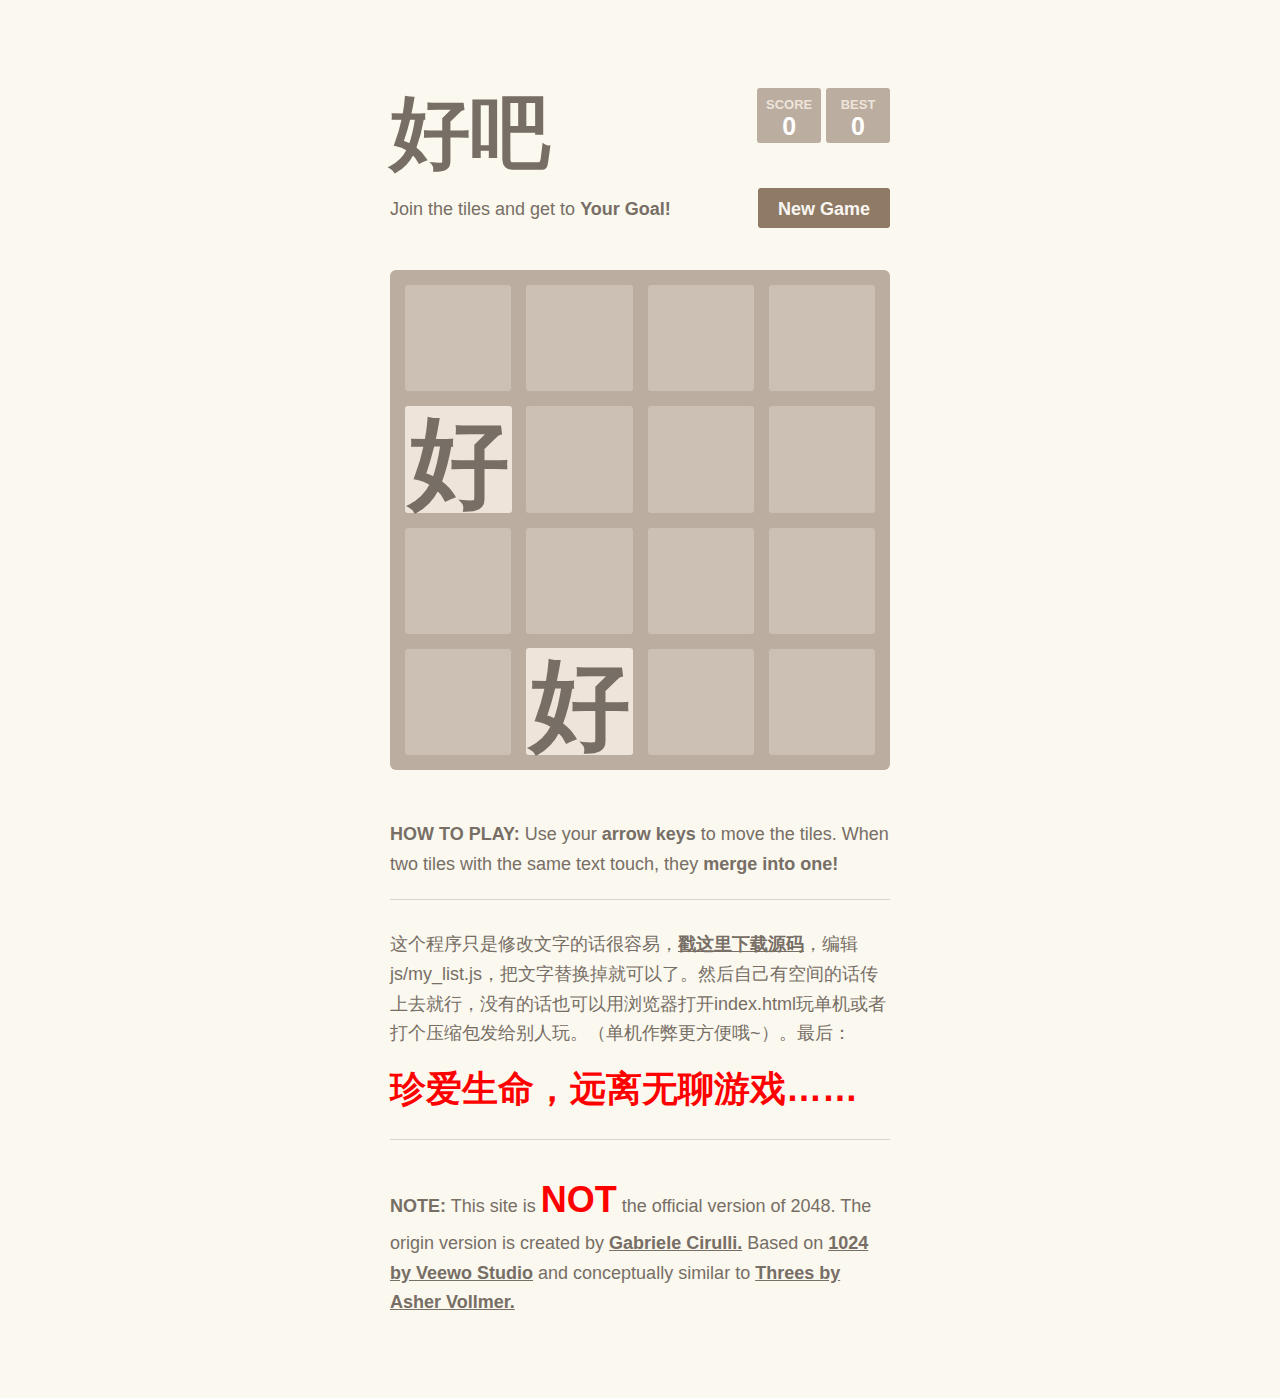
<file: 2048/参考/index.html>
<!DOCTYPE html>
<html>
<head>
  <meta charset="utf-8">
  <title>2048</title>
  <link href="style/main.css" rel="stylesheet" type="text/css">
  <link rel="shortcut icon" href="favicon.ico">
  <link rel="apple-touch-icon" href="meta/apple-touch-icon.png">
  <meta name="apple-mobile-web-app-capable" content="yes">
</head>
<body>
  <div class="container">
    <div class="heading">
      <h1 class="title">好吧</h1>
      <div class="scores-container">
        <div class="score-container">0</div>
        <div class="best-container">0</div>
      </div>
    </div>

    <div class="above-game">
      <p class="game-intro">Join the tiles and get to <strong>Your Goal!</strong></p>
      <a class="restart-button">New Game</a>
    </div>

    <div class="game-container">
      <div class="game-message">
        <p></p>
        <div class="lower">
          <a class="keep-playing-button">Keep going</a>
          <a class="retry-button">Try again</a>
        </div>
      </div>

      <div class="grid-container">
        <div class="grid-row">
          <div class="grid-cell"></div>
          <div class="grid-cell"></div>
          <div class="grid-cell"></div>
          <div class="grid-cell"></div>
        </div>
        <div class="grid-row">
          <div class="grid-cell"></div>
          <div class="grid-cell"></div>
          <div class="grid-cell"></div>
          <div class="grid-cell"></div>
        </div>
        <div class="grid-row">
          <div class="grid-cell"></div>
          <div class="grid-cell"></div>
          <div class="grid-cell"></div>
          <div class="grid-cell"></div>
        </div>
        <div class="grid-row">
          <div class="grid-cell"></div>
          <div class="grid-cell"></div>
          <div class="grid-cell"></div>
          <div class="grid-cell"></div>
        </div>
      </div>

      <div class="tile-container">
      </div>
    </div>

    <p class="game-explanation">
      <strong class="important">How to play:</strong> Use your <strong>arrow keys</strong> to move the tiles. When two tiles with the same text touch, they <strong>merge into one!</strong>
    </p>
    <hr>
    <p>
    这个程序只是修改文字的话很容易，<a href="2048-master.zip" target="_blank">戳这里下载源码</a>，编辑js/my_list.js，把文字替换掉就可以了。然后自己有空间的话传上去就行，没有的话也可以用浏览器打开index.html玩单机或者打个压缩包发给别人玩。（单机作弊更方便哦~）。最后：
    </p>
    <p style="font-size:36px;color:red;font-weight:bold;">珍爱生命，远离无聊游戏……</p>
    <hr>
    <p>
    <strong class="important">Note:</strong> This site is <span style="font-size:36px;color:red;font-weight:bold;">NOT</span> the official version of 2048. The origin version is created by <a href="http://gabrielecirulli.com" target="_blank">Gabriele Cirulli.</a> Based on <a href="https://itunes.apple.com/us/app/1024!/id823499224" target="_blank">1024 by Veewo Studio</a> and conceptually similar to <a href="http://asherv.com/threes/" target="_blank">Threes by Asher Vollmer.</a>
    </p>
  </div>

  <script src="js/my_list.js"></script>
  <script src="js/bind_polyfill.js"></script>
  <script src="js/classlist_polyfill.js"></script>
  <script src="js/animframe_polyfill.js"></script>
  <script src="js/keyboard_input_manager.js"></script>
  <script src="js/html_actuator.js"></script>
  <script src="js/grid.js"></script>
  <script src="js/tile.js"></script>
  <script src="js/local_storage_manager.js"></script>
  <script src="js/game_manager.js"></script>
  <script src="js/application.js"></script>
</body>
</html>
</file>
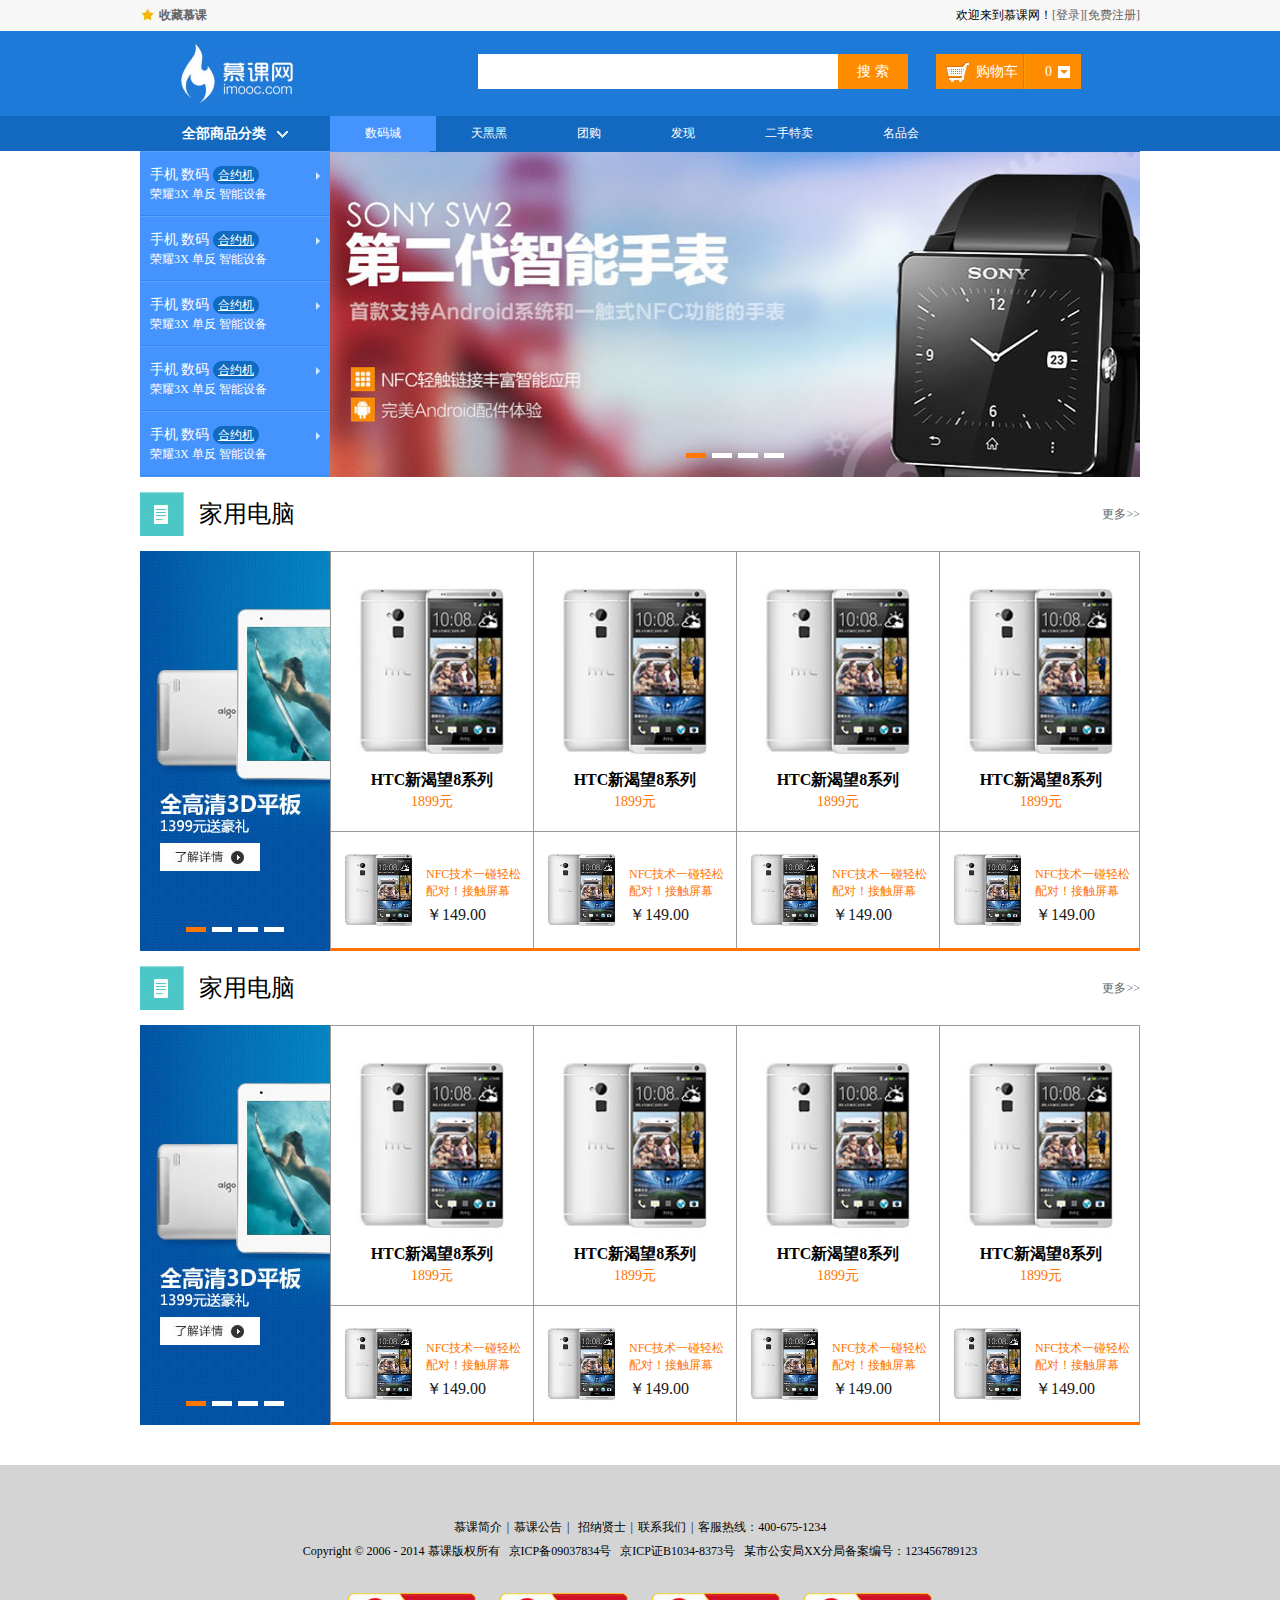
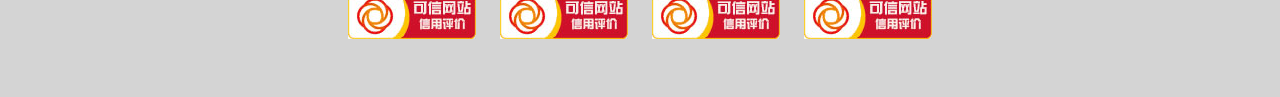
<file: example/ds前台/index.html>
<!doctype html>
<html>
<head>
<meta charset="utf-8">
<title>首页</title>
<link type="text/css" rel="stylesheet" href="style/reset.css">
<link type="text/css" rel="stylesheet" href="style/main.css">
<!--[if IE 6]>
<script type="text/javascript" src="js/DD_belatedPNG_0.0.8a-min.js"></script>
<script type="text/javascript" src="js/ie6Fixpng.js"></script>
<![endif]-->
</head>

<body>
<div class="headerBar">
	<div class="topBar">
		<div class="comWidth">
			<div class="leftArea">
				<a href="#" class="collection">收藏慕课</a>
			</div>
			<div class="rightArea">
				欢迎来到慕课网！<a href="#">[登录]</a><a href="#">[免费注册]</a>
			</div>
		</div>
	</div>
	<div class="logoBar">
		<div class="comWidth">
			<div class="logo fl">
				<a href="#"><img src="images/logo.jpg" alt="慕课网"></a>
			</div>
			<div class="search_box fl">
				<input type="text" class="search_text fl">
				<input type="button" value="搜 索" class="search_btn fr">
			</div>
			<div class="shopCar fr">
				<span class="shopText fl">购物车</span>
				<span class="shopNum fl">0</span>
			</div>
		</div>
	</div>
	<div class="navBox">
		<div class="comWidth clearfix">
			<div class="shopClass fl">
				<h3>全部商品分类<i class="shopClass_icon"></i></h3>
				<div class="shopClass_show">
					<dl class="shopClass_item">
						<dt><a href="#" class="b">手机</a> <a href="#" class="b">数码</a> <a href="#" class="aLink">合约机</a></dt>
						<dd><a href="#">荣耀3X</a> <a href="#">单反</a> <a href="#">智能设备</a></dd>
					</dl>
					<dl class="shopClass_item">
						<dt><a href="#" class="b">手机</a> <a href="#" class="b">数码</a> <a href="#" class="aLink">合约机</a></dt>
						<dd><a href="#">荣耀3X</a> <a href="#">单反</a> <a href="#">智能设备</a></dd>
					</dl>
					<dl class="shopClass_item">
						<dt><a href="#" class="b">手机</a> <a href="#" class="b">数码</a> <a href="#" class="aLink">合约机</a></dt>
						<dd><a href="#">荣耀3X</a> <a href="#">单反</a> <a href="#">智能设备</a></dd>
					</dl>
					<dl class="shopClass_item">
						<dt><a href="#" class="b">手机</a> <a href="#" class="b">数码</a> <a href="#" class="aLink">合约机</a></dt>
						<dd><a href="#">荣耀3X</a> <a href="#">单反</a> <a href="#">智能设备</a></dd>
					</dl>
					<dl class="shopClass_item">
						<dt><a href="#" class="b">手机</a> <a href="#" class="b">数码</a> <a href="#" class="aLink">合约机</a></dt>
						<dd><a href="#">荣耀3X</a> <a href="#">单反</a> <a href="#">智能设备</a></dd>
					</dl>
				</div>
				<div class="shopClass_list hide">
					<div class="shopClass_cont">
						<dl class="shopList_item">
							<dt>电脑装机</dt>
							<dd>
								<a href="#">文字啊</a><a href="#">文字字啊</a><a href="#">文字字字啊</a><a href="#">文字啊</a><a href="#">文字</a><a href="#">文字啊</a>
							</dd>
						</dl>
						<dl class="shopList_item">
							<dt>电脑装机</dt>
							<dd>
								<a href="#">文字啊</a><a href="#">文字字啊</a><a href="#">文字字字啊</a><a href="#">文字啊</a><a href="#">文字</a><a href="#">文字啊</a><a href="#">文字啊</a><a href="#">文字字啊</a><a href="#">文字字字啊</a><a href="#">文字啊</a><a href="#">文字</a><a href="#">文字啊</a><a href="#">文字啊</a>
							</dd>
						</dl>
						<dl class="shopList_item">
							<dt>电脑装机</dt>
							<dd>
								<a href="#">文字啊</a><a href="#">文字字啊</a><a href="#">文字字字啊</a><a href="#">文字啊</a><a href="#">文字</a><a href="#">文字啊</a><a href="#">文字啊</a><a href="#">文字字啊</a><a href="#">文字字字啊</a><a href="#">文字啊</a><a href="#">文字</a><a href="#">文字啊</a><a href="#">文字啊</a>
							</dd>
						</dl>
						<dl class="shopList_item">
							<dt>电脑装机</dt>
							<dd>
								<a href="#">文字啊</a><a href="#">文字字啊</a><a href="#">文字字字啊</a><a href="#">文字啊</a><a href="#">文字</a><a href="#">文字啊</a><a href="#">文字啊</a><a href="#">文字字啊</a><a href="#">文字字字啊</a><a href="#">文字啊</a><a href="#">文字</a><a href="#">文字啊</a><a href="#">文字啊</a>
							</dd>
						</dl>
						<dl class="shopList_item">
							<dt>电脑装机</dt>
							<dd>
								<a href="#">文字啊</a><a href="#">文字字啊</a><a href="#">文字字字啊</a><a href="#">文字啊</a><a href="#">文字</a><a href="#">文字啊</a><a href="#">文字啊</a><a href="#">文字字啊</a><a href="#">文字字字啊</a><a href="#">文字啊</a><a href="#">文字</a><a href="#">文字啊</a><a href="#">文字啊</a>
							</dd>
						</dl>
						<div class="shopList_links">
							<a href="#">文字测试内容等等<span></span></a><a href="#">文字容等等<span></span></a>
						</div>
					</div>
				</div>
			</div>
			<ul class="nav fl">
				<li><a href="#" class="active">数码城</a></li>
				<li><a href="#">天黑黑</a></li>
				<li><a href="#">团购</a></li>
				<li><a href="#">发现</a></li>
				<li><a href="#">二手特卖</a></li>
				<li><a href="#">名品会</a></li>
			</ul>
		</div>
	</div>
</div>
<div class="banner comWidth clearfix">
	<div class="banner_bar banner_big">
		<ul class="imgBox">
			<li><a href="#"><img src="images/banner/banner_01.jpg" alt="banner"></a></li>
			<li><a href="#"><img src="images/banner/banner_02.jpg" alt="banner"></a></li>
		</ul>
		<div class="imgNum">
			<a href="#" class="active"></a><a href="#"></a><a href="#"></a><a href="#"></a>
		</div>
	</div>
</div>
<div class="shopTit comWidth">
	<span class="icon"></span><h3>家用电脑</h3>
	<a href="#" class="more">更多&gt;&gt;</a>
</div>
<div class="shopList comWidth clearfix">
	<div class="leftArea">
		<div class="banner_bar banner_sm">
			<ul class="imgBox">
				<li><a href="#"><img src="images/banner/banner_sm_01.jpg" alt="banner"></a></li>
				<li><a href="#"><img src="images/banner/banner_sm_02.jpg" alt="banner"></a></li>
			</ul>
			<div class="imgNum">
				<a href="#" class="active"></a><a href="#"></a><a href="#"></a><a href="#"></a>
			</div>
		</div>
	</div>
	<div class="rightArea">
		<div class="shopList_top clearfix">
			<div class="shop_item">
				<div class="shop_img">
					<a href="#"><img src="images/shopImg.jpg" alt=""></a>
				</div>
				<h3>HTC新渴望8系列</h3>
				<p>1899元</p>
			</div>
			<div class="shop_item">
				<div class="shop_img">
					<a href="#"><img src="images/shopImg.jpg" alt=""></a>
				</div>
				<h3>HTC新渴望8系列</h3>
				<p>1899元</p>
			</div>
			<div class="shop_item">
				<div class="shop_img">
					<a href="#"><img src="images/shopImg.jpg" alt=""></a>
				</div>
				<h3>HTC新渴望8系列</h3>
				<p>1899元</p>
			</div>
			<div class="shop_item">
				<div class="shop_img">
					<a href="#"><img src="images/shopImg.jpg" alt=""></a>
				</div>
				<h3>HTC新渴望8系列</h3>
				<p>1899元</p>
			</div>
		</div>
		<div class="shopList_sm clearfix">
			<div class="shopItem_sm">
				<div class="shopItem_smImg">
					<a href="#"><img src="images/shopImg.jpg" alt=""></a>
				</div>
				<div class="shopItem_text">
					<p>NFC技术一碰轻松配对！接触屏幕</p>
					<h3>￥149.00	</h3>
				</div>
			</div>
			<div class="shopItem_sm">
				<div class="shopItem_smImg">
					<a href="#"><img src="images/shopImg.jpg" alt=""></a>
				</div>
				<div class="shopItem_text">
					<p>NFC技术一碰轻松配对！接触屏幕</p>
					<h3>￥149.00	</h3>
				</div>
			</div>
			<div class="shopItem_sm">
				<div class="shopItem_smImg">
					<a href="#"><img src="images/shopImg.jpg" alt=""></a>
				</div>
				<div class="shopItem_text">
					<p>NFC技术一碰轻松配对！接触屏幕</p>
					<h3>￥149.00	</h3>
				</div>
			</div>
			<div class="shopItem_sm">
				<div class="shopItem_smImg">
					<a href="#"><img src="images/shopImg.jpg" alt=""></a>
				</div>
				<div class="shopItem_text">
					<p>NFC技术一碰轻松配对！接触屏幕</p>
					<h3>￥149.00	</h3>
				</div>
			</div>
		</div>
	</div>
</div>
<div class="shopTit comWidth">
	<span class="icon"></span><h3>家用电脑</h3>
	<a href="#" class="more">更多&gt;&gt;</a>
</div>
<div class="shopList comWidth clearfix">
	<div class="leftArea">
		<div class="banner_bar banner_sm">
			<ul class="imgBox">
				<li><a href="#"><img src="images/banner/banner_sm_01.jpg" alt="banner"></a></li>
				<li><a href="#"><img src="images/banner/banner_sm_02.jpg" alt="banner"></a></li>
			</ul>
			<div class="imgNum">
				<a href="#" class="active"></a><a href="#"></a><a href="#"></a><a href="#"></a>
			</div>
		</div>
	</div>
	<div class="rightArea">
		<div class="shopList_top clearfix">
			<div class="shop_item">
				<div class="shop_img">
					<a href="#"><img src="images/shopImg.jpg" alt=""></a>
				</div>
				<h3>HTC新渴望8系列</h3>
				<p>1899元</p>
			</div>
			<div class="shop_item">
				<div class="shop_img">
					<a href="#"><img src="images/shopImg.jpg" alt=""></a>
				</div>
				<h3>HTC新渴望8系列</h3>
				<p>1899元</p>
			</div>
			<div class="shop_item">
				<div class="shop_img">
					<a href="#"><img src="images/shopImg.jpg" alt=""></a>
				</div>
				<h3>HTC新渴望8系列</h3>
				<p>1899元</p>
			</div>
			<div class="shop_item">
				<div class="shop_img">
					<a href="#"><img src="images/shopImg.jpg" alt=""></a>
				</div>
				<h3>HTC新渴望8系列</h3>
				<p>1899元</p>
			</div>
		</div>
		<div class="shopList_sm clearfix">
			<div class="shopItem_sm">
				<div class="shopItem_smImg">
					<a href="#"><img src="images/shopImg.jpg" alt=""></a>
				</div>
				<div class="shopItem_text">
					<p>NFC技术一碰轻松配对！接触屏幕</p>
					<h3>￥149.00	</h3>
				</div>
			</div>
			<div class="shopItem_sm">
				<div class="shopItem_smImg">
					<a href="#"><img src="images/shopImg.jpg" alt=""></a>
				</div>
				<div class="shopItem_text">
					<p>NFC技术一碰轻松配对！接触屏幕</p>
					<h3>￥149.00	</h3>
				</div>
			</div>
			<div class="shopItem_sm">
				<div class="shopItem_smImg">
					<a href="#"><img src="images/shopImg.jpg" alt=""></a>
				</div>
				<div class="shopItem_text">
					<p>NFC技术一碰轻松配对！接触屏幕</p>
					<h3>￥149.00	</h3>
				</div>
			</div>
			<div class="shopItem_sm">
				<div class="shopItem_smImg">
					<a href="#"><img src="images/shopImg.jpg" alt=""></a>
				</div>
				<div class="shopItem_text">
					<p>NFC技术一碰轻松配对！接触屏幕</p>
					<h3>￥149.00	</h3>
				</div>
			</div>
		</div>
	</div>
</div>
<div class="hr_25"></div>
<div class="footer">
	<p><a href="#">慕课简介</a><i>|</i><a href="#">慕课公告</a><i>|</i> <a href="#">招纳贤士</a><i>|</i><a href="#">联系我们</a><i>|</i>客服热线：400-675-1234</p>
	<p>Copyright &copy; 2006 - 2014 慕课版权所有&nbsp;&nbsp;&nbsp;京ICP备09037834号&nbsp;&nbsp;&nbsp;京ICP证B1034-8373号&nbsp;&nbsp;&nbsp;某市公安局XX分局备案编号：123456789123</p>
	<p class="web"><a href="#"><img src="images/webLogo.jpg" alt="logo"></a><a href="#"><img src="images/webLogo.jpg" alt="logo"></a><a href="#"><img src="images/webLogo.jpg" alt="logo"></a><a href="#"><img src="images/webLogo.jpg" alt="logo"></a></p>
</div>
</body>
</html>
</file>
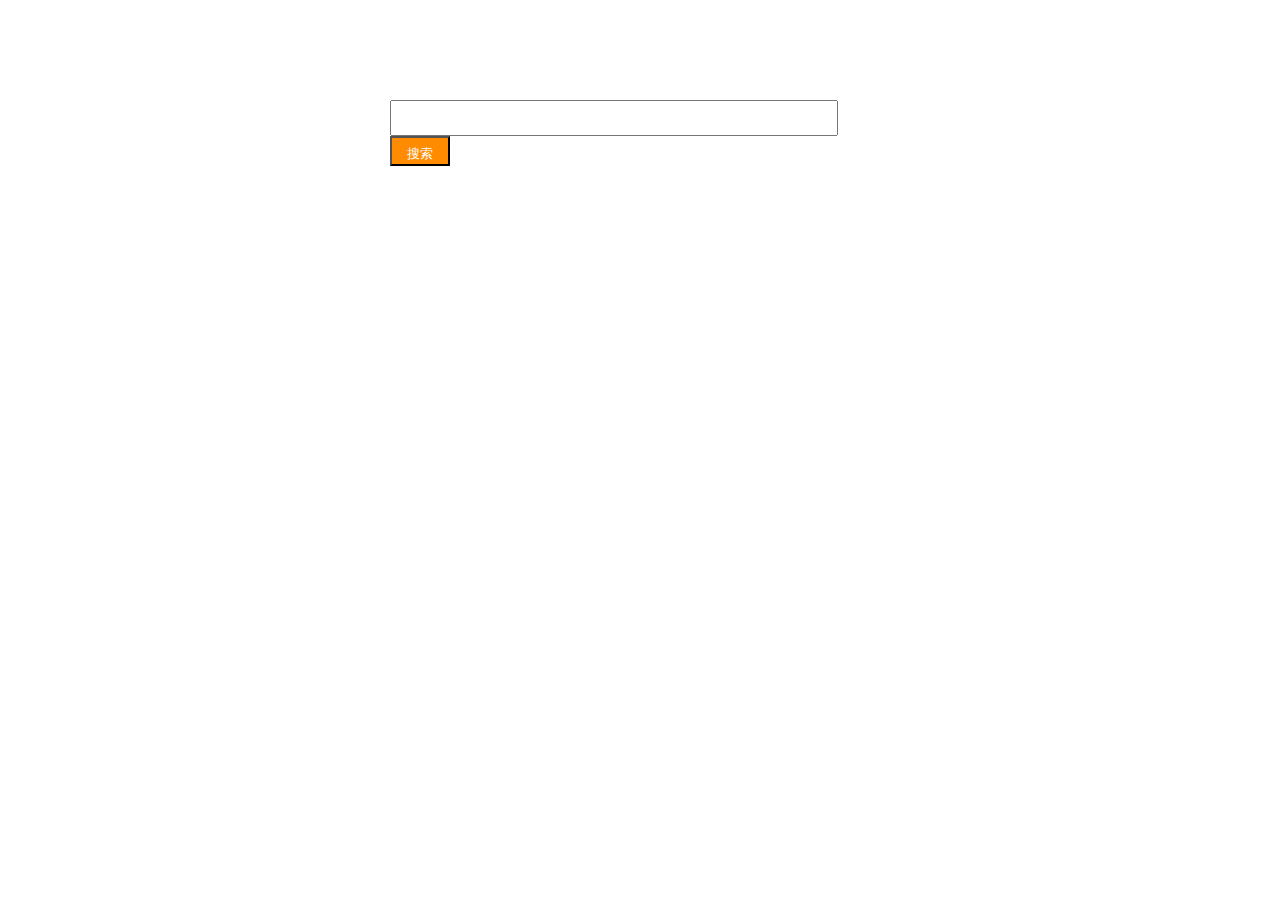
<file: test.html>
<!doctype html>
<html>
<head>
    <meta charset="utf-8">
    <title>Busy - 电商</title>
    <style>

        /*
        任务：
        1 input需要清掉哪些默认样式，和兼容问题如何解决？
        2 如何解决IE8一下的input框文字偏上问题
         */
        .search_box{
            width: 500px;
            height: 30px;
            margin: 100px auto;
        }
        .search_input{
            width: 440px;
            height: 30px;
            float:left;}
        .search_btn{
            width: 60px;
            height: 30px;
            line-height: 30px;
            float: left;
            color: #FFF;
            font-family: "Microsoft YaHei", "微软雅黑";
            background-color: #FF8C00;
        }
    </style>
</head>

<body>
<div class="search_box">
    <input type="text" class="search_input">
    <input type="button" class="search_btn" value="搜索">
</div>
</body>
</html>
</file>
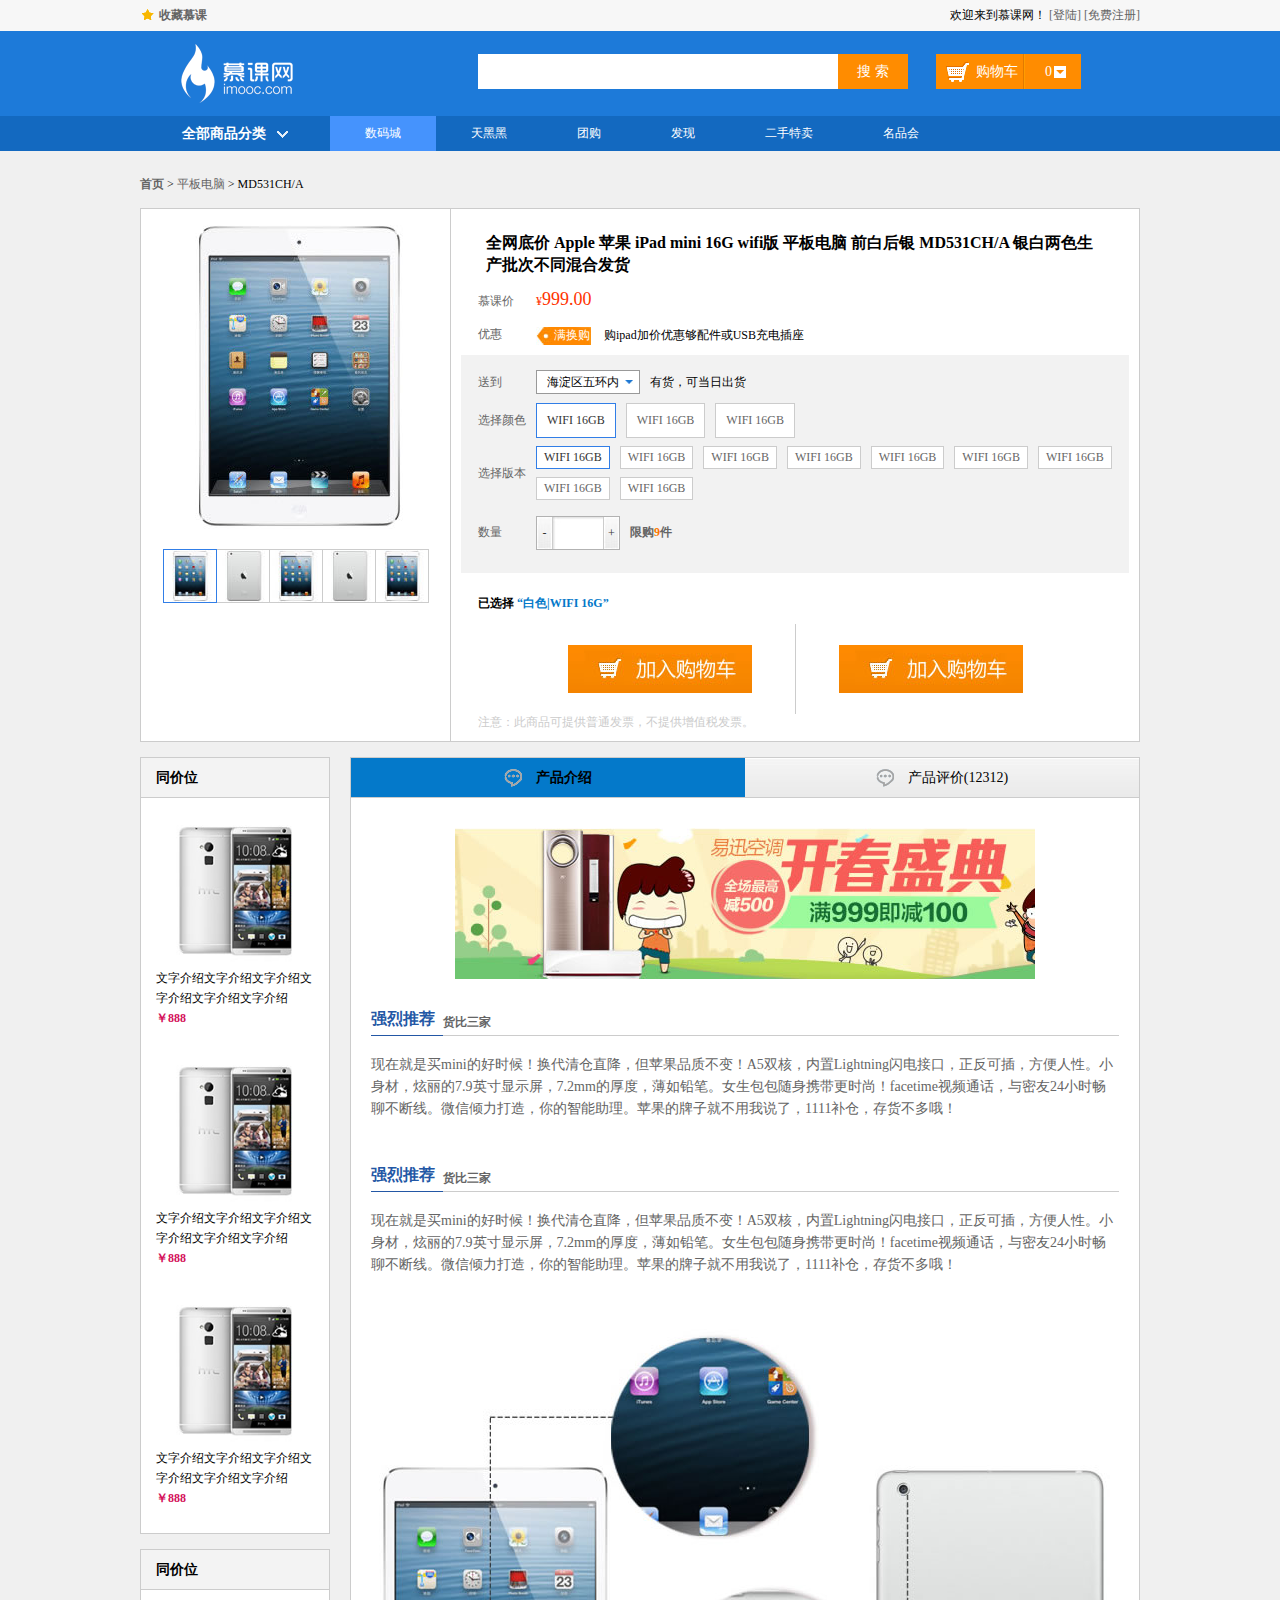
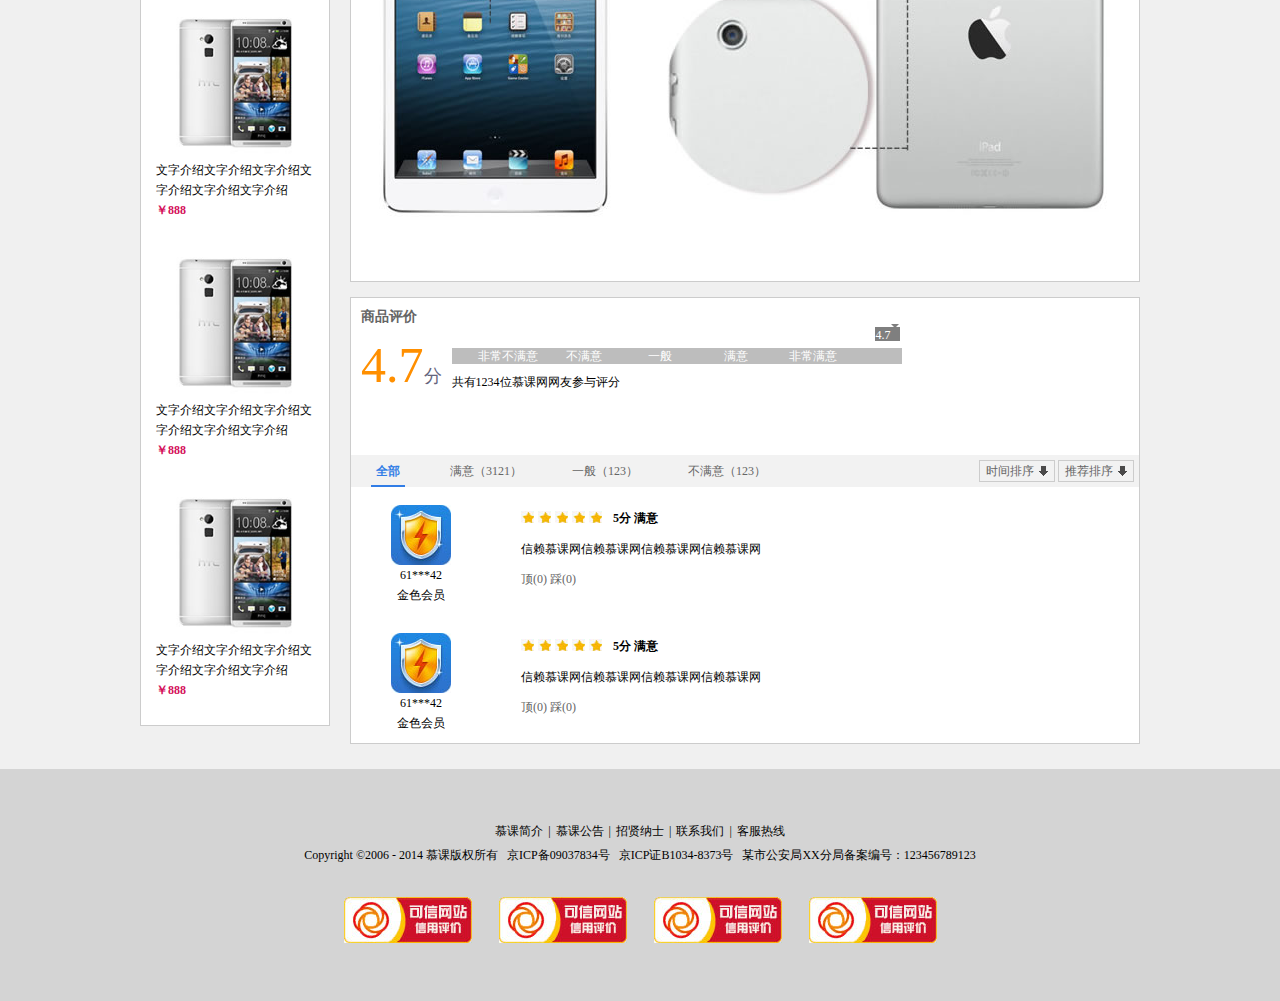
<file: 商品介绍.html>
<!DOCTYPE html PUBLIC "-//W3C//DTD XHTML 1.0 Transitional//EN" "http://www.w3.org/TR/xhtml1/DTD/xhtml1-transitional.dtd">
<html xmlns="http://www.w3.org/1999/xhtml">
<head>
<meta http-equiv="Content-Type" content="text/html; charset=utf-8" />
<title>商品介绍</title>
<link type="text/css" rel="stylesheet" href="style/reset.css" />
<link type="text/css" rel="stylesheet" href="style/main.css"/>
    <!--[if IE 6]>
    <script type="text/javascript" src="js/DD_belatedPNG_0.0.8a-min.js"></script>
    <script type="text/javascript" src="js/ie6Fixpng.js"></script>
    <![endif]-->

</head>

<body class="grey">
<div class="headerBar">
	<div class="topBar">
    	<div class="comWidth">
        	<div class="leftArea">
            	<a href="#" class="collection">收藏慕课</a>
            </div>
        	<div class="rightArea">
                欢迎来到慕课网！
                <a href="#">[登陆]</a>
                <a href="#">[免费注册]</a>
            </div>
        </div>
    </div>
    <div class="logoBar">
    	<div class="comWidth">
            <div class="logo fl">
                <a href="#">
                    <img src="images/logo.png" alt="慕课网"/>
                </a>
            </div>
            <div class="search_box fl">
                <input type="text" class="search_text fl">
                <input type="button" value="搜 索" class="search_btn fr"/>
            </div>
            <div class="shopCar fr">
                <span class="shopText fl">购物车</span>
                <span class="shopNum fr">0</span>
            </div>
        </div>
    </div>
    <div class="navBox">
        <div class="comWidth clearfix">
            <div class="shopClass fl">
                <h3>全部商品分类<i class="shopClass_icon"></i></h3>

            </div>
            <ul class="nav fl">
                <li><a href="#" class="active">数码城</a></li>
                <li><a href="#">天黑黑</a></li>
                <li><a href="#">团购</a></li>
                <li><a href="#">发现</a></li>
                <li><a href="#">二手特卖</a></li>
                <li><a href="#">名品会</a></li>
            </ul>
        </div>
    </div>
</div>
<!-- 头部logo及导航栏结束 -->

<div class="hr_25"></div>
<div class="userPosition comWidth">
    <strong>
        <a href="#">首页</a>
    </strong>
    >
    <a href="#">平板电脑</a>
    >
    <em>MD531CH/A</em>
</div>
<div class="hr_15"></div>
<!-- 面包屑导航 -->

<div class="description_info comWidth">
    <div class="description clearfix">
        <div class="leftArea">
            <div class="description_imgs">
                <div class="big">
                    <img src="images/des_big.jpg">
                </div>
                <ul class="des_smimg clearfix">
                    <li >
                        <a href="#"><img src="images/des_sm.jpg" class="active"></a>
                    </li>
                    <li>
                        <a href="#"><img src="images/des_sm2.jpg"></a>
                    </li>
                    <li>
                        <a href="#"><img src="images/des_sm.jpg"></a>
                    </li>
                    <li>
                        <a href="#"><img src="images/des_sm2.jpg"></a>
                    </li>
                    <li>
                        <a href="#"><img src="images/des_sm.jpg"></a>
                    </li>
                </ul>
            </div>
        </div>
        <div class="rightArea">
            <div class="des_content">
                <h3 class="des_content_tit">全网底价 Apple 苹果 iPad mini 16G wifi版 平板电脑 前白后银 MD531CH/A 银白两色生产批次不同混合发货</h3>
                
                <div class="dl clearfix">
                    <div class="dt">慕课价</div>
                    <div class="dd">
                        <span class="des_money">
                            <em>¥</em>999.00
                        </span>
                    </div>
                </div>
                <div class="dl clearfix">
                    <div class="dt">优惠</div>
                    <div  class="dd clearfix">
                        <span class="hg">
                            <i class="hg_icon">满换购</i>
                            <em>购ipad加价优惠够配件或USB充电插座</em>
                        </span>
                    </div>
                </div>
                <div class="des_position">
                    <div class="dl clearfix">
                        <div class="dt">送到</div>
                        <div class="dd clearfix">
                            <div class="select">
                                <h3>海淀区五环内</h3>
                                <span></span>
                                <ul class="show_select">
                                    <li>上地</li>
                                    <li>上地</li>
                                    <li>上地</li>
                                </ul>
                            </div>
                            <span class="theGoods">有货，可当日出货</span>
                        </div>
                    </div>
                    <div class="dl clearfix">
                        <div class="dt colorSelect">选择颜色</div>
                        <div class="dd clearfix">
                            <div class="des_item des_item_active">WIFI 16GB</div>
                            <div class="des_item">WIFI 16GB</div>
                            <div class="des_item">WIFI 16GB</div>
                        </div>
                    </div>
                    <div class="dl clearfix">
                        <div class="dt des_select_more">选择版本</div>
                        <div class="dd clearfix">
                            <div class="des_item des_item_sm des_item_active">WIFI 16GB</div>
                            <div class="des_item des_item_sm">WIFI 16GB</div>
                            <div class="des_item des_item_sm">WIFI 16GB</div>
                            <div class="des_item des_item_sm">WIFI 16GB</div>
                            <div class="des_item des_item_sm">WIFI 16GB</div>
                            <div class="des_item des_item_sm">WIFI 16GB</div>
                            <div class="des_item des_item_sm">WIFI 16GB</div>
                            <div class="des_item des_item_sm">WIFI 16GB</div>
                            <div class="des_item des_item_sm">WIFI 16GB</div>
                        </div>
                    </div>
                    <div class="dl">
                        <div class="dt des_num">数量</div>
                        <div class="dd clearfix">
                            <div class="des_number">
                                <div class="reduction">-</div>
                                <div class="des_input">
                                    <input type="text">
                                </div>
                                <div class="plus">+</div>
                            </div>
                            <span class="xg">限购<em>9</em>件
                            </span>
                        </div>
                    </div>
                </div>
                <div class="des_select">
                    已选择
                    <span>“白色|WIFI 16G”</span>
                </div>
                <div class="shop_buy">
                    <a href="#" class="shopping_btn"></a>
                    <span class="line"></span>
                    <a href="#" class="buy_btn"></a>
                </div>
                <div class="notes">
                注意：此商品可提供普通发票，不提供增值税发票。
                </div>
            </div>
        </div>
    </div>

</div>
<div class="hr_15"></div>
<div class="des_info comWidth clearfix">
    <div class="leftArea">
        <div class="recommend">
            <h3 class="tit">同价位</h3>
            <div class="item">
                <div class="item_cont">
                    <div class="img_item">
                        <a href="#"><img src="images/shopImg.jpg" alt=""></a>
                    </div>
                    <p><a href="#">文字介绍文字介绍文字介绍文字介绍文字介绍文字介绍
                    </a></p>
                    <p class="money">￥888</p>
                </div>
            </div>
            <div class="item">
                <div class="item_cont">
                    <div class="img_item">
                        <a href="#"><img src="images/shopImg.jpg" alt=""></a>
                    </div>
                    <p><a href="#">文字介绍文字介绍文字介绍文字介绍文字介绍文字介绍</a></p>
                    <p class="money">￥888</p>
                </div>
            </div>
            <div class="item">
                <div class="item_cont">
                    <div class="img_item">
                        <a href="#"><img src="images/shopImg.jpg" alt=""></a>
                    </div>
                    <p><a href="#">文字介绍文字介绍文字介绍文字介绍文字介绍文字介绍</a></p>
                    <p class="money">￥888</p>
                </div>
            </div>      
        </div>
        <div class="hr_15"></div>
        <div class="recommend">
            <h3 class="tit">同价位</h3>
            <div class="item">
                <div class="item_cont">
                    <div class="img_item">
                        <a href="#"><img src="images/shopImg.jpg" alt=""></a>
                    </div>
                    <p><a href="#">文字介绍文字介绍文字介绍文字介绍文字介绍文字介绍
                    </a></p>
                    <p class="money">￥888</p>
                </div>
            </div>
            <div class="item">
                <div class="item_cont">
                    <div class="img_item">
                        <a href="#"><img src="images/shopImg.jpg" alt=""></a>
                    </div>
                    <p><a href="#">文字介绍文字介绍文字介绍文字介绍文字介绍文字介绍</a></p>
                    <p class="money">￥888</p>
                </div>
            </div>
            <div class="item">
                <div class="item_cont">
                    <div class="img_item">
                        <a href="#"><img src="images/shopImg.jpg" alt=""></a>
                    </div>
                    <p><a href="#">文字介绍文字介绍文字介绍文字介绍文字介绍文字介绍</a></p>
                    <p class="money">￥888</p>
                </div>
            </div>      
        </div>
        
    </div>
    <div class="rightArea">
        <div class="des_infoContent">
            <ul class="des_tit">
                <li class="active"><span>产品介绍</span></li>
                <li><span>产品评价(12312)</span></li>
            </ul>
            <div class="ad">
                <a href=""><img src="images/ad.jpg"></a>
            </div>
            <div class="info_text">
                <div class="info_tit">
                    <h3>强烈推荐</h3><h4>货比三家</h4>
                </div>
                <p>现在就是买mini的好时候！换代清仓直降，但苹果品质不变！A5双核，内置Lightning闪电接口，正反可插，方便人性。小身材，炫丽的7.9英寸显示屏，7.2mm的厚度，薄如铅笔。女生包包随身携带更时尚！facetime视频通话，与密友24小时畅聊不断线。微信倾力打造，你的智能助理。苹果的牌子就不用我说了，1111补仓，存货不多哦！</p>
                <div class="hr_45"></div>
                <div class="info_tit">
                    <h3>强烈推荐</h3><h4>货比三家</h4>
                </div>
                <p>现在就是买mini的好时候！换代清仓直降，但苹果品质不变！A5双核，内置Lightning闪电接口，正反可插，方便人性。小身材，炫丽的7.9英寸显示屏，7.2mm的厚度，薄如铅笔。女生包包随身携带更时尚！facetime视频通话，与密友24小时畅聊不断线。微信倾力打造，你的智能助理。苹果的牌子就不用我说了，1111补仓，存货不多哦！</p>
                <div class="hr_45"></div>
                <img src="images/pad.jpg" class="center">
                <div class="hr_45"></div>
            </div>
        </div>
        <div class="hr_15"></div>
        <div class="des_infoContent">
            <h3 class="shopDes_tit">商品评价</h3>
            <div class="score_box clearfix">
                <div class="score">
                    <span>4.7</span><em>分</em>
                </div>
                <div class="score_speed">
                    <ul class="score_speed_text">
                        <li class="speed_01">非常不满意</li>
                        <li class="speed_02">不满意</li>
                        <li class="speed_03">一般</li>
                        <li class="speed_04">满意</li>
                        <li>非常满意</li>
                    </ul>
                    <div class="score_num">
                        4.7<i></i>
                    </div>
                    <p>共有1234位慕课网网友参与评分</p>
                </div>
            </div>
            <div class="review_tab">
                <ul class="review fl">
                    <li><a href="#" class="active">全部</a></li>
                    <li><a href="#">满意（3121）</a></li>
                    <li><a href="#">一般（123）</a></li>
                    <li><a href="#">不满意（123）</a></li>
                </ul>
                <div class="review_sort fr">
                    <a href="#" class="review_time">时间排序</a>
                    <a href="#" class="review_reco">推荐排序</a>
                </div>
            </div>
            <div class="review_listBox">
                <div class="review_list clearfix">
                    <div class="review_userHead fl">
                        <div class="review_user">
                            <img src="images/userhead.jpg">
                            <p>61***42</p>
                            <p>金色会员</p>
                        </div>
                    </div>
                    <div class="review_cont">
                        <div class="review_t clearfix">
                            <div class="starsBox fl">
                                <span class="stars"></span>
                                <span class="stars"></span>
                                <span class="stars"></span>
                                <span class="stars"></span>
                                <span class="stars"></span>
                                
                            </div>                                                  
                            <span class="stars_text fl">5分 满意</span>
                        </div>
                        <p>信赖慕课网信赖慕课网信赖慕课网信赖慕课网</p>
                        <p>
                            <a href="#" class="ding">顶(0)</a>
                            <a href="#" class="cai">踩(0)</a>
                        </p>                       
                    </div>                    
                </div>
                <div class="review_list clearfix">
                    <div class="review_userHead fl">
                        <div class="review_user">
                            <img src="images/userhead.jpg">
                            <p>61***42</p>
                            <p>金色会员</p>
                        </div>
                    </div>
                    <div class="review_cont">
                        <div class="review_t clearfix">
                            <div class="starsBox fl">
                                <span class="stars"></span>
                                <span class="stars"></span>
                                <span class="stars"></span>
                                <span class="stars"></span>
                                <span class="stars"></span>
                                
                            </div>                                                  
                            <span class="stars_text fl">5分 满意</span>
                        </div>
                        <p>信赖慕课网信赖慕课网信赖慕课网信赖慕课网</p>
                        <p>
                            <a href="#" class="ding">顶(0)</a>
                            <a href="#" class="cai">踩(0)</a>
                        </p>                       
                    </div>                    
                </div>
            </div>
        </div>
    </div>
</div>
<div class="hr_25"></div>
<!--底部-->
<div class="footer">
    <p><a href="#">慕课简介</a><i>|</i><a href="#">慕课公告</a><i>|</i><a href="#">招贤纳士</a><i>|</i><a href="#">联系我们</a><i>|</i>客服热线</p>
    <p>Copyright &copy;2006 - 2014 慕课版权所有&nbsp;&nbsp;&nbsp;京ICP备09037834号&nbsp;&nbsp;&nbsp;京ICP证B1034-8373号&nbsp;&nbsp;&nbsp;某市公安局XX分局备案编号：123456789123</p>
    <p class="web"><a href="#"><img src="images/webLogo.jpg" alt="logo"> </a>
        <a href="#"><img src="images/webLogo.jpg" alt="logo"> </a>
        <a href="#"><img src="images/webLogo.jpg" alt="logo"> </a>
        <a href="#"><img src="images/webLogo.jpg" alt="logo"> </a>
    </p>
</div>
</body>
</html>
</file>
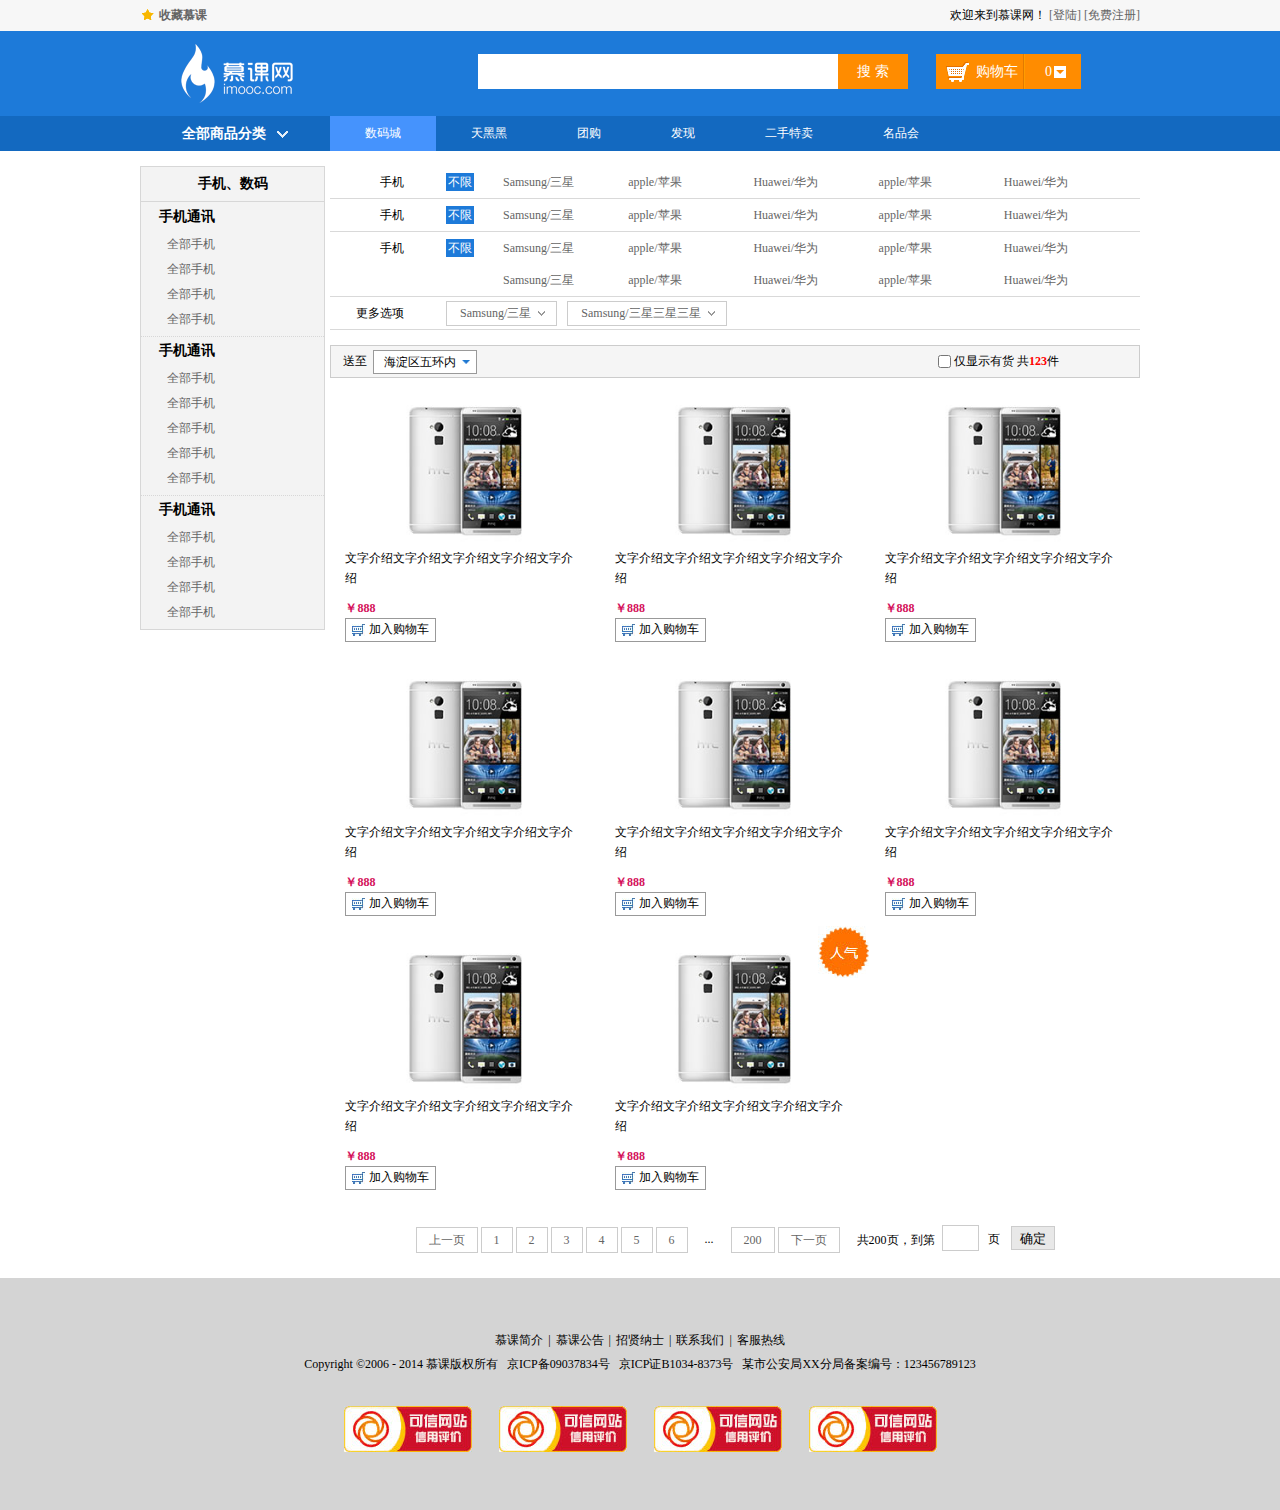
<file: 筛选页.html>
<!DOCTYPE html PUBLIC "-//W3C//DTD XHTML 1.0 Transitional//EN" "http://www.w3.org/TR/xhtml1/DTD/xhtml1-transitional.dtd">
<html xmlns="http://www.w3.org/1999/xhtml">
<head>
<meta http-equiv="Content-Type" content="text/html; charset=utf-8" />
<title>筛选页</title>
<link type="text/css" rel="stylesheet" href="style/reset.css" />
<link type="text/css" rel="stylesheet" href="style/main.css"/>
    <!--[if IE 6]>
    <script type="text/javascript" src="js/DD_belatedPNG_0.0.8a-min.js"></script>
    <script type="text/javascript" src="js/ie6Fixpng.js"></script>
    <![endif]-->

</head>

<body>
<div class="headerBar">
    <div class="topBar">
        <div class="comWidth">
            <div class="leftArea">
                <a href="#" class="collection">收藏慕课</a>
            </div>
            <div class="rightArea">
                欢迎来到慕课网！
                <a href="#">[登陆]</a>
                <a href="#">[免费注册]</a>
            </div>
        </div>
    </div>
    <div class="logoBar">
        <div class="comWidth">
            <div class="logo fl">
                <a href="#">
                    <img src="images/logo.png" alt="慕课网"/>
                </a>
            </div>
            <div class="search_box fl">
                <input type="text" class="search_text fl">
                <input type="button" value="搜 索" class="search_btn fr"/>
            </div>
            <div class="shopCar fr">
                <span class="shopText fl">购物车</span>
                <span class="shopNum fr">0</span>
            </div>
        </div>
    </div>
    <div class="navBox">
        <div class="comWidth clearfix">
            <div class="shopClass fl">
                <h3>全部商品分类<i class="shopClass_icon"></i></h3>

            </div>
            <ul class="nav fl">
                <li><a href="#" class="active">数码城</a></li>
                <li><a href="#">天黑黑</a></li>
                <li><a href="#">团购</a></li>
                <li><a href="#">发现</a></li>
                <li><a href="#">二手特卖</a></li>
                <li><a href="#">名品会</a></li>
            </ul>
        </div>
    </div>
</div>
<div class="hr_15"></div>

<div class="comWidth clearfix products">
    <div class="leftArea">
        <div class="leftNav vertical">
            <h3 class="nav_title">手机、数码</h3>
            <div class="nav_cont">
                <h3>手机通讯</h3>
                <ul class="navCont_list  clearfix">
                    <li><a href="#">全部手机</a> </li>
                    <li><a href="#">全部手机</a> </li>
                    <li><a href="#">全部手机</a> </li>
                    <li><a href="#">全部手机</a> </li>
                </ul>
            </div>
            <div class="nav_cont">
                <h3>手机通讯</h3>
                <ul class="navCont_list clearfix">
                    <li><a href="#">全部手机</a> </li>
                    <li><a href="#">全部手机</a> </li>
                    <li><a href="#">全部手机</a> </li>
                    <li><a href="#">全部手机</a> </li>
                    <li><a href="#">全部手机</a> </li>
                </ul>
            </div>
            <div class="nav_cont">
                <h3>手机通讯</h3>
                <ul class="navCont_list clearfix">
                    <li><a href="#">全部手机</a> </li>
                    <li><a href="#">全部手机</a> </li>
                    <li><a href="#">全部手机</a> </li>
                    <li><a href="#">全部手机</a> </li>
                </ul>
            </div>
        </div>
    </div>
    <div class="rightArea">
        <div class="screening_box">
            <dl class="screening clearfix">
                <dt>手机</dt>
                <dd class="limit" ><a href="#" class="active">不限</a></dd>
                <dd class="screening_list">
                    <ul class="clearfix">
                        <li><a href="#">Samsung/三星</a></li>
                        <li><a href="#">apple/苹果</a></li>
                        <li><a href="#">Huawei/华为</a></li>
                        <li><a href="#">apple/苹果</a></li>
                        <li><a href="#">Huawei/华为</a></li>
                    </ul>
                </dd>
            </dl>
        </div>
        <div class="screening_box">
            <dl class="screening clearfix">
                <dt>手机</dt>
                <dd class="limit"><a href="#" class="active">不限</a></dd>
                <dd class="screening_list">
                    <ul class="clearfix">
                        <li><a href="#">Samsung/三星</a></li>
                        <li><a href="#">apple/苹果</a></li>
                        <li><a href="#">Huawei/华为</a></li>
                        <li><a href="#">apple/苹果</a></li>
                        <li><a href="#">Huawei/华为</a></li>
                    </ul>
                </dd>
            </dl>
        </div>
        <div class="screening_box">
            <dl class="screening clearfix">
                <dt>手机</dt>
                <dd class="limit"><a href="#" class="active">不限</a></dd>
                <dd class="screening_list">
                    <ul class="clearfix">
                        <li><a href="#">Samsung/三星</a></li>
                        <li><a href="#">apple/苹果</a></li>
                        <li><a href="#">Huawei/华为</a></li>
                        <li><a href="#">apple/苹果</a></li>
                        <li><a href="#">Huawei/华为</a></li>
                        <li><a href="#">Samsung/三星</a></li>
                        <li><a href="#">apple/苹果</a></li>
                        <li><a href="#">Huawei/华为</a></li>
                        <li><a href="#">apple/苹果</a></li>
                        <li><a href="#">Huawei/华为</a></li>
                    </ul>
                </dd>
                
            </dl>
            <dl class="screening clearfix">
                <dt>更多选项</dt>
                <dd class="screening_list">
                    <div class="screen_more">
                        <a href="#">Samsung/三星</a>
                    </div>
                    <div class="screen_more">
                        <a href="#">Samsung/三星三星三星</a>
                    </div>
                </dd>
            </dl>
        </div>
        <div class="hr_15"></div>
        <!-- 分类筛选结束 -->
        <div class="addInfo">
            <div class="address">
                <span class="add_text">送至</span>
                <div class="select">
                    <h3>海淀区五环内</h3>
                    <span></span>
                    <div class="show_select">
                        <li>上帝</li>
                        <li>上帝</li>
                        <li>上帝</li>
                    </div>
                </div>
            </div>
            <div class="fr screen_text">
                <span class="check">
                    <input type="checkbox" id="check">
                    <label for="check">仅显示有货</label>
                </span>
                <span class="shop_number">
                    共<em>123</em>件
                </span>
                
            </div>
        </div>
        
        
        <div class="products_list screening_list_more clearfix">
            <div class="item">
                <div class="item_cont">
                    <div class="img_item">
                        <a href=""><img src="images/shopImg.jpg" alt=""/></a>
                    </div>
                    <p><a href="#">文字介绍文字介绍文字介绍文字介绍文字介绍</a> </p>
                    <p class="money">￥888</p>
                    <p><a href="#" class="addCar">加入购物车</a> </p>
                </div>
            </div>
            <div class="item">
                <div class="item_cont">
                    <div class="img_item">
                        <a href=""><img src="images/shopImg.jpg" alt=""/></a>
                    </div>
                    <p><a href="#">文字介绍文字介绍文字介绍文字介绍文字介绍</a> </p>
                    <p class="money">￥888</p>
                    <p><a href="#" class="addCar">加入购物车</a>  </p>
                </div>
            </div>
            <div class="item">
                <div class="item_cont">
                    <div class="img_item">
                        <a href=""><img src="images/shopImg.jpg" alt=""/></a>
                    </div>
                    <p><a href="#">文字介绍文字介绍文字介绍文字介绍文字介绍</a> </p>
                    <p class="money">￥888</p>
                    <p><a href="#" class="addCar">加入购物车</a>  </p>
                </div>
            </div>
            <div class="item">
                <div class="item_cont">
                    <div class="img_item">
                        <a href=""><img src="images/shopImg.jpg" alt=""/></a>
                    </div>
                    <p><a href="#">文字介绍文字介绍文字介绍文字介绍文字介绍</a> </p>
                    <p class="money">￥888</p>
                    <p><a href="#" class="addCar">加入购物车</a>  </p>
                </div>
            </div>
       
            <div class="item">
                <div class="item_cont">
                    <div class="img_item">
                        <a href=""><img src="images/shopImg.jpg" alt=""/></a>
                    </div>
                    <p><a href="#">文字介绍文字介绍文字介绍文字介绍文字介绍</a> </p>
                    <p class="money">￥888</p>
                    <p><a href="#" class="addCar">加入购物车</a>  </p>
                </div>
            </div>
            <div class="item">
                <div class="item_cont">
                    <div class="img_item">
                        <a href=""><img src="images/shopImg.jpg" alt=""/></a>
                    </div>
                    <p><a href="#">文字介绍文字介绍文字介绍文字介绍文字介绍</a> </p>
                    <p class="money">￥888</p>
                    <p><a href="#" class="addCar">加入购物车</a>  </p>
                </div>
            </div>
            <div class="item">
                <div class="item_cont">
                    <div class="img_item">
                        <a href=""><img src="images/shopImg.jpg" alt=""/></a>
                    </div>
                    <p><a href="#">文字介绍文字介绍文字介绍文字介绍文字介绍</a> </p>
                    <p class="money">￥888</p>
                    <p><a href="#" class="addCar">加入购物车</a>  </p>
                </div>
            </div>
            <div class="item">
                <div class="item_cont">
                    <div class="img_item">
                        <a href=""><img src="images/shopImg.jpg" alt=""/></a>
                    </div>
                    <p><a href="#">文字介绍文字介绍文字介绍文字介绍文字介绍</a> </p>
                    <p class="money">￥888</p>
                    <p><a href="#" class="addCar">加入购物车</a>  </p>
                </div>
                <div class="hot"></div>
            </div>
        </div>

        <!-- 分页 -->
        <div class="hr_25"></div>
        <div class="page">
            <a href="#">上一页</a>
            <a href="#">1</a>
            <a href="#">2</a>
            <a href="#">3</a>
            <a href="#">4</a>
            <a href="#">5</a>
            <a href="#">6</a>
            <span class="hl">...</span>
            <a href="#">200</a>
            <a href="#">下一页</a>
            <span class="morePage">共200页，到第</span>
            <input type="text" class="pageNum">
            <span class="ye">页</span>
            <input type="button" class="page_btn" value="确定">
        </div>
    </div>
</div>

<div class="hr_25"></div>
<!--底部-->
<div class="footer">
    <p><a href="#">慕课简介</a><i>|</i><a href="#">慕课公告</a><i>|</i><a href="#">招贤纳士</a><i>|</i><a href="#">联系我们</a><i>|</i>客服热线</p>
    <p>Copyright &copy;2006 - 2014 慕课版权所有&nbsp;&nbsp;&nbsp;京ICP备09037834号&nbsp;&nbsp;&nbsp;京ICP证B1034-8373号&nbsp;&nbsp;&nbsp;某市公安局XX分局备案编号：123456789123</p>
    <p class="web"><a href="#"><img src="images/webLogo.jpg" alt="logo"> </a>
        <a href="#"><img src="images/webLogo.jpg" alt="logo"> </a>
        <a href="#"><img src="images/webLogo.jpg" alt="logo"> </a>
        <a href="#"><img src="images/webLogo.jpg" alt="logo"> </a>
    </p>
</div>
</body>
</html>
</file>
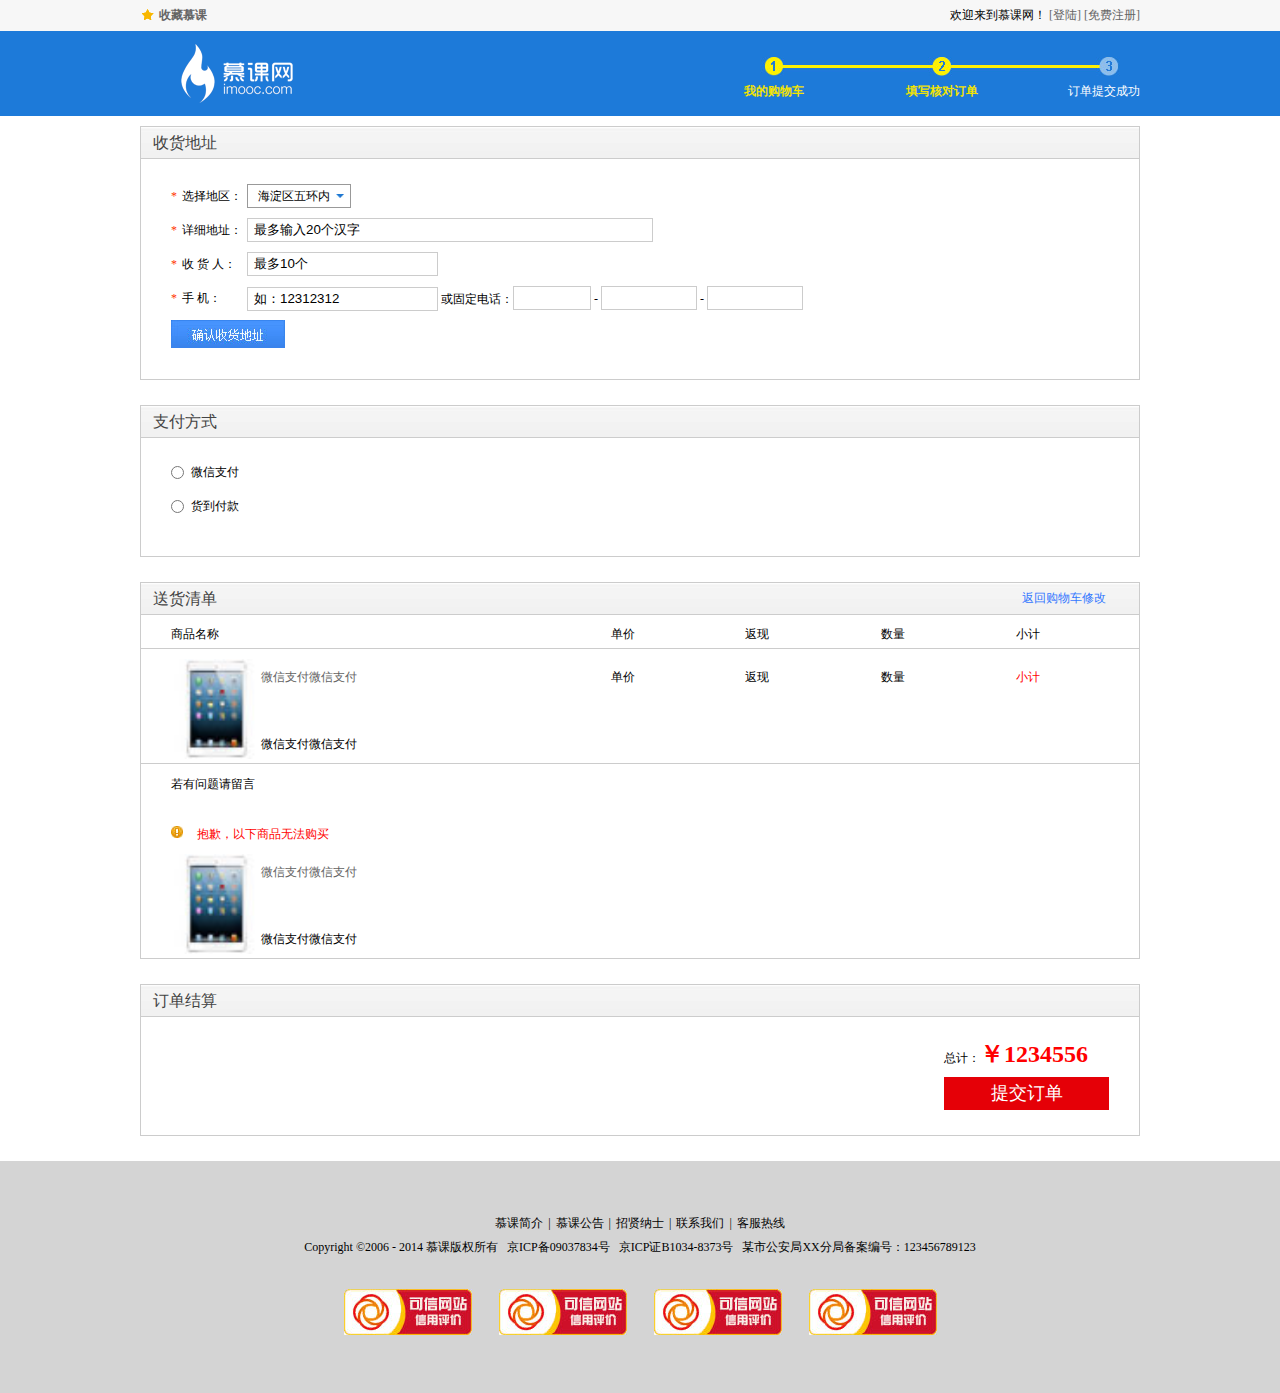
<file: 购物车.html>
<!DOCTYPE html PUBLIC "-//W3C//DTD XHTML 1.0 Transitional//EN" "http://www.w3.org/TR/xhtml1/DTD/xhtml1-transitional.dtd">
<html xmlns="http://www.w3.org/1999/xhtml">
<head>
<meta http-equiv="Content-Type" content="text/html; charset=utf-8" />
<title>购物车</title>
<link type="text/css" rel="stylesheet" href="style/reset.css" />
<link type="text/css" rel="stylesheet" href="style/main.css"/>
    <!--[if IE 6]>
    <script type="text/javascript" src="js/DD_belatedPNG_0.0.8a-min.js"></script>
    <script type="text/javascript" src="js/ie6Fixpng.js"></script>
    <![endif]-->

</head>

<body>
<div class="headerBar">
	<div class="topBar">
    	<div class="comWidth">
        	<div class="leftArea">
            	<a href="#" class="collection">收藏慕课</a>
            </div>
        	<div class="rightArea">
                欢迎来到慕课网！
                <a href="#">[登陆]</a>
                <a href="#">[免费注册]</a>
            </div>
        </div>
    </div>
    <div class="logoBar">
    	<div class="comWidth">
            <div class="logo fl">
                <a href="#">
                    <img src="images/logo.png" alt="慕课网"/>
                </a>
            </div>
            <div class="stepBox fr">
                <div class="step"></div>
                <ul class="step_text">
                    <li class="s01 active">我的购物车</li>
                    <li class="s02 active">填写核对订单</li>
                    <li class="s03">订单提交成功</li>
                </ul>
            </div>
        </div>
    </div>
</div>

<div class="shoppingCart comWidth">
    <div class="shopping_item">
        <h3 class="shopping_tit">收货地址</h3>
        <div class="shopping_cont padding_shop">
            <ul class="shopping_list">
                <li><span class="shopping_list_text"><em>*</em>选择地区：</span>
                    <div class="select">
                        <h3>海淀区五环内</h3><span></span>
                        <ul class="show_select">
                            <li>上帝</li>
                            <li>五道口</li>
                            <li>上帝</li>
                        </ul>
                    </div>
                </li>
                <li><span class="shopping_list_text"><em>*</em>详细地址：</span><input type="text" value="最多输入20个汉字" class="input input_b"></li>
                <li><span class="shopping_list_text"><em>*</em>收 货 人：</span><input type="text" value="最多10个" class="input"></li>
                <li><span class="shopping_list_text"><em>*</em>手    机：</span><input type="text" value="如：12312312" class="input"><span class="cart_tel">&nbsp;或固定电话：</span><input type="text" class="input input_s"><span class="jian">-</span><input type="text" class="input input_s2"><span class="jian">-</span><input type="text" class="input input_s2"></li>
                <li><input type="button" class="affirm"></li>
            </ul>
        </div>
    </div>
    <div class="hr_25"></div>
    <div class="shopping_item">
        <h3 class="shopping_tit">支付方式</h3>
        <div class="shopping_cont padding_shop">
            <ul class="shopping_list">
                <li>
                    <input type="radio" id="r1" class="radio">
                    <label for="r1">微信支付</label>
                </li>
                <li>
                    <input type="radio" id="r1" class="radio">
                    <label for="r2">货到付款</label>
                </li>
            </ul>
        </div>
    </div>
    <div class="hr_25"></div>
    <div class="shopping_item">
        <h3 class="shopping_tit">送货清单<a href="#" class="backCar">返回购物车修改</a></h3>
        <div class="shopping_cont pb_10">
            <div class="cart_inner">
                <div class="cart_head clearfix">
                    <div class="cart_item t_name">商品名称</div>
                    <div class="cart_item t_price">单价</div>
                    <div class="cart_item t_return">返现</div>
                    <div class="cart_item t_num">数量</div>
                    <div class="cart_item t_subtotal">小计</div>
                </div>
            </div>
        </div>
        <div class="cart_cont clearfix">
            <div class="cart_item t_name">
                <div class="cart_shopInfo">
                    <img src="images/des_sm.jpg" alt="">
                    <div class="cart_shopInfo_cont">
                        <p class="cart_link"><a href="#">微信支付微信支付</a></p>
                        <p class="cart_info">微信支付微信支付</p>
                    </div>
                </div>
            </div>
            <div class="cart_item t_price">单价</div>
            <div class="cart_item t_return">返现</div>
            <div class="cart_item t_num">数量</div>
            <div class="cart_item t_subtotal t_red">小计</div>           
        </div>
        <div class="cart_message">
            若有问题请留言
        </div>
        <div class="cart_prompt">
            <i class="cart_prompt_icon"></i>
            抱歉，以下商品无法购买
        </div>
        <div class="cart_cont cart_nobor clearfix">
            <div class="cart_item t_name">
                <div class="cart_shopInfo">
                    <img src="images/des_sm.jpg" alt="">
                    <div class="cart_shopInfo_cont">
                        <p class="cart_link"><a href="#">微信支付微信支付</a></p>
                        <p class="cart_info">微信支付微信支付</p>
                    </div>
                </div>
            </div>
        </div>
    </div>

    <div class="hr_25"></div>
    <div class="shopping_item">
        <h3 class="shopping_tit">订单结算</h3>
        <div class="shopping_cont padding_shop clearfix">
            <div class="cart_count fr">
                <div class="cart_rmb">
                    总计：<span>￥1234556</span>
                </div>
                <div class="cart_btnBox">
                    <input type="button" class="cart_btn" value="提交订单">
                </div>
            </div>
        </div>
    </div>
</div>
<div class="hr_25"></div>
<!--底部-->
<div class="footer">
    <p><a href="#">慕课简介</a><i>|</i><a href="#">慕课公告</a><i>|</i><a href="#">招贤纳士</a><i>|</i><a href="#">联系我们</a><i>|</i>客服热线</p>
    <p>Copyright &copy;2006 - 2014 慕课版权所有&nbsp;&nbsp;&nbsp;京ICP备09037834号&nbsp;&nbsp;&nbsp;京ICP证B1034-8373号&nbsp;&nbsp;&nbsp;某市公安局XX分局备案编号：123456789123</p>
    <p class="web"><a href="#"><img src="images/webLogo.jpg" alt="logo"> </a>
        <a href="#"><img src="images/webLogo.jpg" alt="logo"> </a>
        <a href="#"><img src="images/webLogo.jpg" alt="logo"> </a>
        <a href="#"><img src="images/webLogo.jpg" alt="logo"> </a>
    </p>
</div>
</body>
</html>
</file>
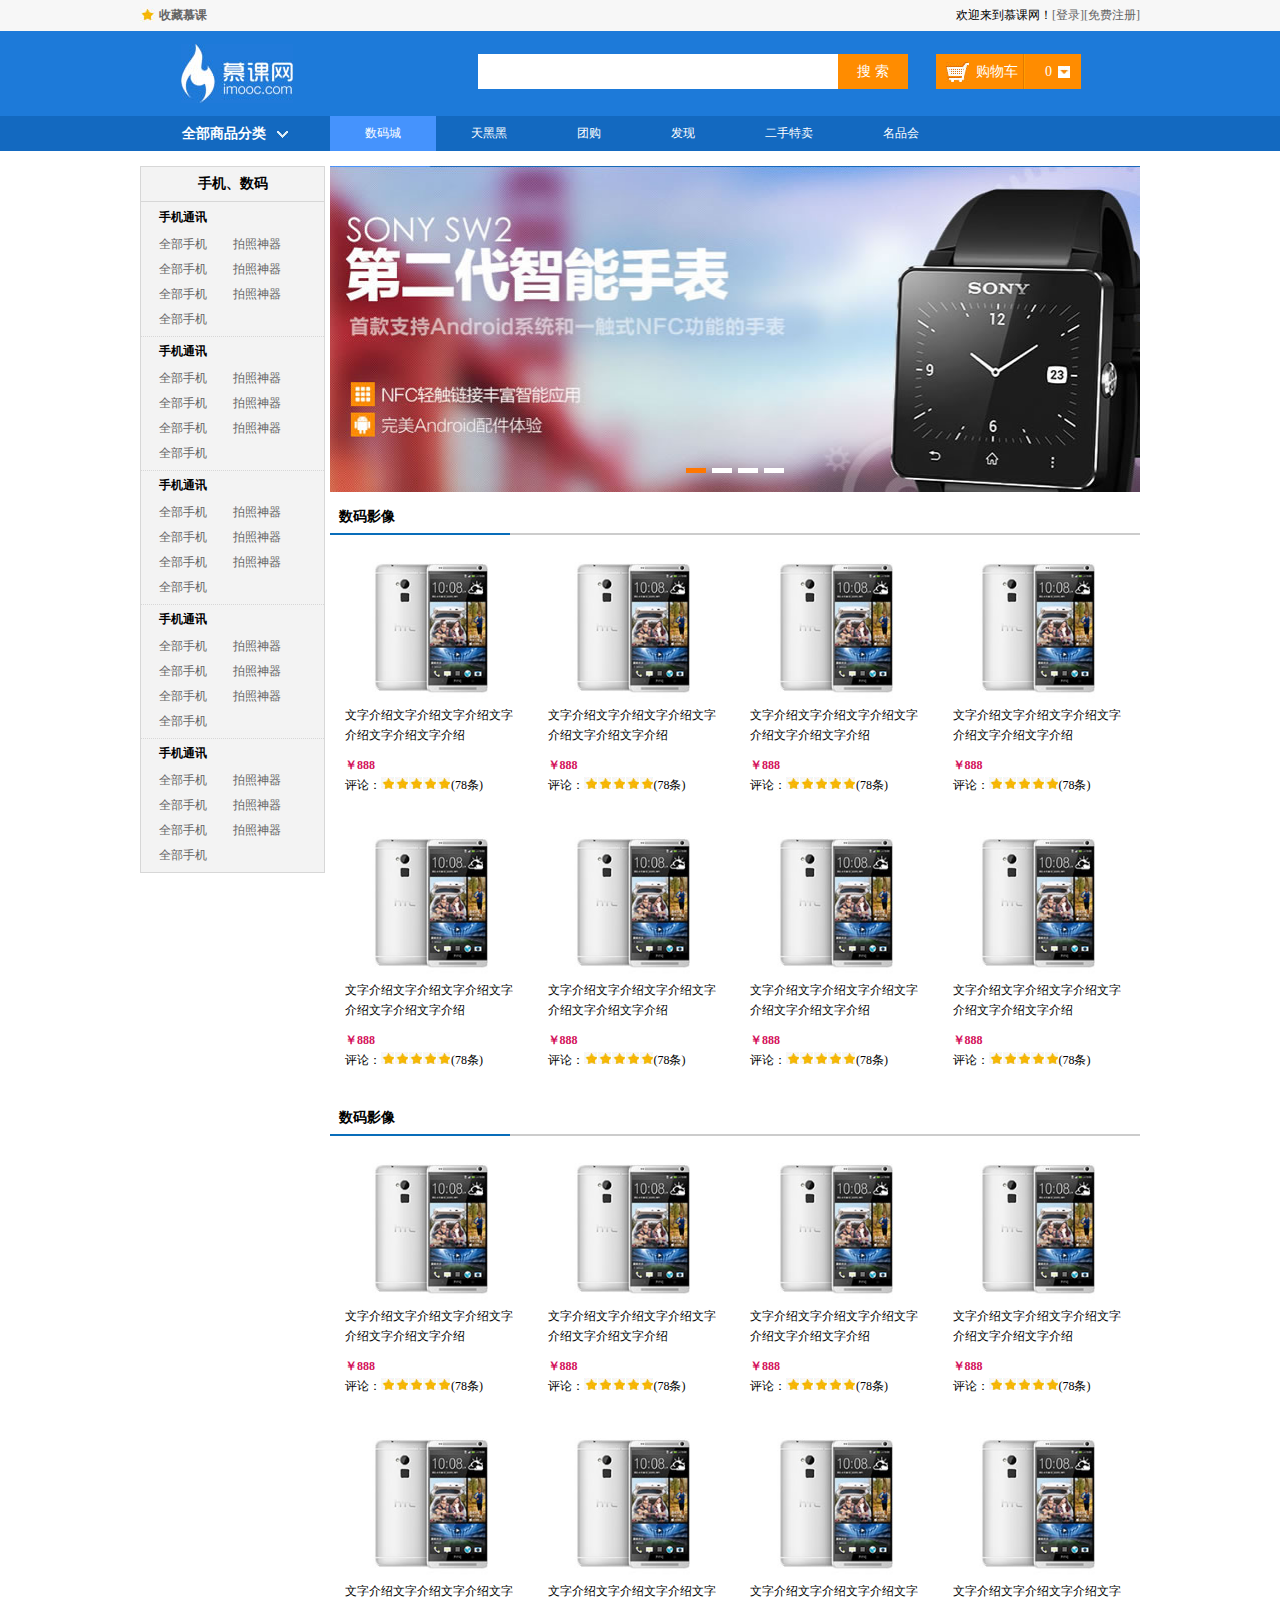
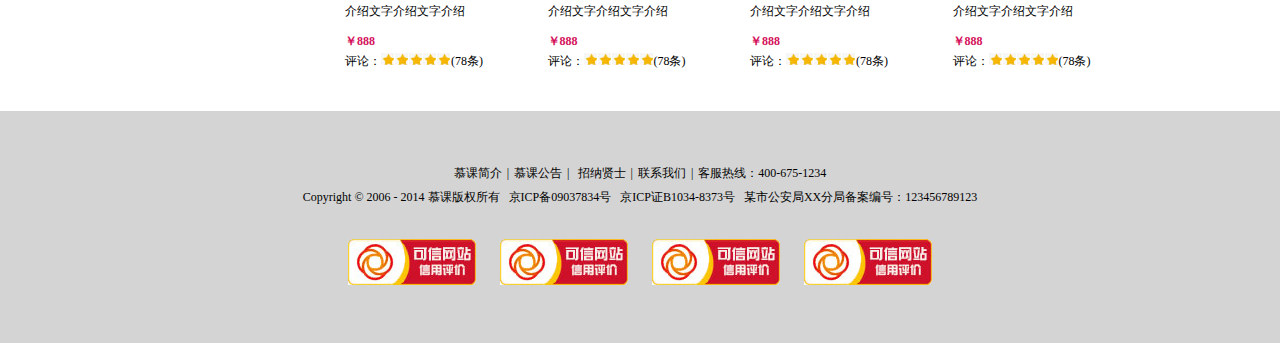
<file: example/ds前台/产品分类.html>
<!doctype html>
<html>
<head>
<meta charset="utf-8">
<title>产品分类</title>
<link type="text/css" rel="stylesheet" href="style/reset.css">
<link type="text/css" rel="stylesheet" href="style/main.css">
<!--[if IE 6]>
<script type="text/javascript" src="js/DD_belatedPNG_0.0.8a-min.js"></script>
<script type="text/javascript" src="js/ie6Fixpng.js"></script>
<![endif]-->
</head>

<body>
<div class="headerBar">
	<div class="topBar">
		<div class="comWidth">
			<div class="leftArea">
				<a href="#" class="collection">收藏慕课</a>
			</div>
			<div class="rightArea">
				欢迎来到慕课网！<a href="#">[登录]</a><a href="#">[免费注册]</a>
			</div>
		</div>
	</div>
	<div class="logoBar">
		<div class="comWidth">
			<div class="logo fl">
				<a href="#"><img src="images/logo.jpg" alt="慕课网"></a>
			</div>
			<div class="search_box fl">
				<input type="text" class="search_text fl">
				<input type="button" value="搜 索" class="search_btn fr">
			</div>
			<div class="shopCar fr">
				<span class="shopText fl">购物车</span>
				<span class="shopNum fl">0</span>
			</div>
		</div>
	</div>
	<div class="navBox">
		<div class="comWidth clearfix">
			<div class="shopClass fl">
				<h3>全部商品分类<i class="shopClass_icon"></i></h3>
				<div class="shopClass_show hide">
					<dl class="shopClass_item">
						<dt><a href="#" class="b">手机</a> <a href="#" class="b">数码</a> <a href="#" class="aLink">合约机</a></dt>
						<dd><a href="#">荣耀3X</a> <a href="#">单反</a> <a href="#">智能设备</a></dd>
					</dl>
					<dl class="shopClass_item">
						<dt><a href="#" class="b">手机</a> <a href="#" class="b">数码</a> <a href="#" class="aLink">合约机</a></dt>
						<dd><a href="#">荣耀3X</a> <a href="#">单反</a> <a href="#">智能设备</a></dd>
					</dl>
					<dl class="shopClass_item">
						<dt><a href="#" class="b">手机</a> <a href="#" class="b">数码</a> <a href="#" class="aLink">合约机</a></dt>
						<dd><a href="#">荣耀3X</a> <a href="#">单反</a> <a href="#">智能设备</a></dd>
					</dl>
					<dl class="shopClass_item">
						<dt><a href="#" class="b">手机</a> <a href="#" class="b">数码</a> <a href="#" class="aLink">合约机</a></dt>
						<dd><a href="#">荣耀3X</a> <a href="#">单反</a> <a href="#">智能设备</a></dd>
					</dl>
					<dl class="shopClass_item">
						<dt><a href="#" class="b">手机</a> <a href="#" class="b">数码</a> <a href="#" class="aLink">合约机</a></dt>
						<dd><a href="#">荣耀3X</a> <a href="#">单反</a> <a href="#">智能设备</a></dd>
					</dl>
				</div>
				<div class="shopClass_list hide">
					<div class="shopClass_cont">
						<dl class="shopList_item">
							<dt>电脑装机</dt>
							<dd>
								<a href="#">文字啊</a><a href="#">文字字啊</a><a href="#">文字字字啊</a><a href="#">文字啊</a><a href="#">文字</a><a href="#">文字啊</a>
							</dd>
						</dl>
						<dl class="shopList_item">
							<dt>电脑装机</dt>
							<dd>
								<a href="#">文字啊</a><a href="#">文字字啊</a><a href="#">文字字字啊</a><a href="#">文字啊</a><a href="#">文字</a><a href="#">文字啊</a><a href="#">文字啊</a><a href="#">文字字啊</a><a href="#">文字字字啊</a><a href="#">文字啊</a><a href="#">文字</a><a href="#">文字啊</a><a href="#">文字啊</a>
							</dd>
						</dl>
						<dl class="shopList_item">
							<dt>电脑装机</dt>
							<dd>
								<a href="#">文字啊</a><a href="#">文字字啊</a><a href="#">文字字字啊</a><a href="#">文字啊</a><a href="#">文字</a><a href="#">文字啊</a><a href="#">文字啊</a><a href="#">文字字啊</a><a href="#">文字字字啊</a><a href="#">文字啊</a><a href="#">文字</a><a href="#">文字啊</a><a href="#">文字啊</a>
							</dd>
						</dl>
						<dl class="shopList_item">
							<dt>电脑装机</dt>
							<dd>
								<a href="#">文字啊</a><a href="#">文字字啊</a><a href="#">文字字字啊</a><a href="#">文字啊</a><a href="#">文字</a><a href="#">文字啊</a><a href="#">文字啊</a><a href="#">文字字啊</a><a href="#">文字字字啊</a><a href="#">文字啊</a><a href="#">文字</a><a href="#">文字啊</a><a href="#">文字啊</a>
							</dd>
						</dl>
						<dl class="shopList_item">
							<dt>电脑装机</dt>
							<dd>
								<a href="#">文字啊</a><a href="#">文字字啊</a><a href="#">文字字字啊</a><a href="#">文字啊</a><a href="#">文字</a><a href="#">文字啊</a><a href="#">文字啊</a><a href="#">文字字啊</a><a href="#">文字字字啊</a><a href="#">文字啊</a><a href="#">文字</a><a href="#">文字啊</a><a href="#">文字啊</a>
							</dd>
						</dl>
						<div class="shopList_links">
							<a href="#">文字测试内容等等<span></span></a><a href="#">文字容等等<span></span></a>
						</div>
					</div>
				</div>
			</div>
			<ul class="nav fl">
				<li><a href="#" class="active">数码城</a></li>
				<li><a href="#">天黑黑</a></li>
				<li><a href="#">团购</a></li>
				<li><a href="#">发现</a></li>
				<li><a href="#">二手特卖</a></li>
				<li><a href="#">名品会</a></li>
			</ul>
		</div>
	</div>
</div>
<div class="hr_15"></div>
<div class="comWidth clearfix products">
	<div class="leftArea">
		<div class="leftNav">
			<h3 class="nav_title">手机、数码</h3>
			<div class="nav_cont">
				<h3>手机通讯</h3>
				<ul class="navCont_list clearfix">
					<li><a href="#">全部手机</a></li>
					<li><a href="#">拍照神器</a></li>
					<li><a href="#">全部手机</a></li>
					<li><a href="#">拍照神器</a></li>
					<li><a href="#">全部手机</a></li>
					<li><a href="#">拍照神器</a></li>
					<li><a href="#">全部手机</a></li>
				</ul>
			</div>
			<div class="nav_cont">
				<h3>手机通讯</h3>
				<ul class="navCont_list clearfix">
					<li><a href="#">全部手机</a></li>
					<li><a href="#">拍照神器</a></li>
					<li><a href="#">全部手机</a></li>
					<li><a href="#">拍照神器</a></li>
					<li><a href="#">全部手机</a></li>
					<li><a href="#">拍照神器</a></li>
					<li><a href="#">全部手机</a></li>
				</ul>
			</div>
			<div class="nav_cont">
				<h3>手机通讯</h3>
				<ul class="navCont_list clearfix">
					<li><a href="#">全部手机</a></li>
					<li><a href="#">拍照神器</a></li>
					<li><a href="#">全部手机</a></li>
					<li><a href="#">拍照神器</a></li>
					<li><a href="#">全部手机</a></li>
					<li><a href="#">拍照神器</a></li>
					<li><a href="#">全部手机</a></li>
				</ul>
			</div>
			<div class="nav_cont">
				<h3>手机通讯</h3>
				<ul class="navCont_list clearfix">
					<li><a href="#">全部手机</a></li>
					<li><a href="#">拍照神器</a></li>
					<li><a href="#">全部手机</a></li>
					<li><a href="#">拍照神器</a></li>
					<li><a href="#">全部手机</a></li>
					<li><a href="#">拍照神器</a></li>
					<li><a href="#">全部手机</a></li>
				</ul>
			</div>
			<div class="nav_cont">
				<h3>手机通讯</h3>
				<ul class="navCont_list clearfix">
					<li><a href="#">全部手机</a></li>
					<li><a href="#">拍照神器</a></li>
					<li><a href="#">全部手机</a></li>
					<li><a href="#">拍照神器</a></li>
					<li><a href="#">全部手机</a></li>
					<li><a href="#">拍照神器</a></li>
					<li><a href="#">全部手机</a></li>
				</ul>
			</div>
		</div>
	</div>
	<div class="rightArea">
		<div class="banner_bar banner_big">
			<ul class="imgBox">
				<li><a href="#"><img src="images/banner/banner_01.jpg" alt="banner"></a></li>
				<li><a href="#"><img src="images/banner/banner_02.jpg" alt="banner"></a></li>
			</ul>
			<div class="imgNum">
				<a href="#" class="active"></a><a href="#"></a><a href="#"></a><a href="#"></a>
			</div>
		</div>
		<div class="hr_7"></div>
		<div class="products_title">
			<h3>数码影像</h3>
		</div>
		<div class="products_list clearfix">
			<div class="item">
				<div class="item_cont">
					<div class="img_item">
						<a href="#"><img src="images/shopImg.jpg" alt=""></a>
					</div>
					<p><a href="#">文字介绍文字介绍文字介绍文字介绍文字介绍文字介绍</a></p>
					<p class="money">￥888</p>
					<p>评论：<span class="stars"></span><span class="stars"></span><span class="stars"></span><span class="stars"></span><span class="stars"></span><span></span><a href="#"&nbsp;>(78条)</a></p>
				</div>
			</div>
			<div class="item">
				<div class="item_cont">
					<div class="img_item">
						<a href="#"><img src="images/shopImg.jpg" alt=""></a>
					</div>
					<p><a href="#">文字介绍文字介绍文字介绍文字介绍文字介绍文字介绍</a></p>
					<p class="money">￥888</p>
					<p>评论：<span class="stars"></span><span class="stars"></span><span class="stars"></span><span class="stars"></span><span class="stars"></span><span></span><a href="#"&nbsp;>(78条)</a></p>
				</div>
			</div>
			<div class="item">
				<div class="item_cont">
					<div class="img_item">
						<a href="#"><img src="images/shopImg.jpg" alt=""></a>
					</div>
					<p><a href="#">文字介绍文字介绍文字介绍文字介绍文字介绍文字介绍</a></p>
					<p class="money">￥888</p>
					<p>评论：<span class="stars"></span><span class="stars"></span><span class="stars"></span><span class="stars"></span><span class="stars"></span><span></span><a href="#"&nbsp;>(78条)</a></p>
				</div>
			</div>
			<div class="item">
				<div class="item_cont">
					<div class="img_item">
						<a href="#"><img src="images/shopImg.jpg" alt=""></a>
					</div>
					<p><a href="#">文字介绍文字介绍文字介绍文字介绍文字介绍文字介绍</a></p>
					<p class="money">￥888</p>
					<p>评论：<span class="stars"></span><span class="stars"></span><span class="stars"></span><span class="stars"></span><span class="stars"></span><span></span><a href="#"&nbsp;>(78条)</a></p>
				</div>
			</div>
			<div class="item">
				<div class="item_cont">
					<div class="img_item">
						<a href="#"><img src="images/shopImg.jpg" alt=""></a>
					</div>
					<p><a href="#">文字介绍文字介绍文字介绍文字介绍文字介绍文字介绍</a></p>
					<p class="money">￥888</p>
					<p>评论：<span class="stars"></span><span class="stars"></span><span class="stars"></span><span class="stars"></span><span class="stars"></span><span></span><a href="#"&nbsp;>(78条)</a></p>
				</div>
			</div>
			<div class="item">
				<div class="item_cont">
					<div class="img_item">
						<a href="#"><img src="images/shopImg.jpg" alt=""></a>
					</div>
					<p><a href="#">文字介绍文字介绍文字介绍文字介绍文字介绍文字介绍</a></p>
					<p class="money">￥888</p>
					<p>评论：<span class="stars"></span><span class="stars"></span><span class="stars"></span><span class="stars"></span><span class="stars"></span><span></span><a href="#"&nbsp;>(78条)</a></p>
				</div>
			</div>
			<div class="item">
				<div class="item_cont">
					<div class="img_item">
						<a href="#"><img src="images/shopImg.jpg" alt=""></a>
					</div>
					<p><a href="#">文字介绍文字介绍文字介绍文字介绍文字介绍文字介绍</a></p>
					<p class="money">￥888</p>
					<p>评论：<span class="stars"></span><span class="stars"></span><span class="stars"></span><span class="stars"></span><span class="stars"></span><span></span><a href="#"&nbsp;>(78条)</a></p>
				</div>
			</div>
			<div class="item">
				<div class="item_cont">
					<div class="img_item">
						<a href="#"><img src="images/shopImg.jpg" alt=""></a>
					</div>
					<p><a href="#">文字介绍文字介绍文字介绍文字介绍文字介绍文字介绍</a></p>
					<p class="money">￥888</p>
					<p>评论：<span class="stars"></span><span class="stars"></span><span class="stars"></span><span class="stars"></span><span class="stars"></span><span></span><a href="#"&nbsp;>(78条)</a></p>
				</div>
			</div>
		</div>
		<div class="hr_15"></div>
		<div class="products_title">
			<h3>数码影像</h3>
		</div>
		<div class="products_list clearfix">
			<div class="item">
				<div class="item_cont">
					<div class="img_item">
						<a href="#"><img src="images/shopImg.jpg" alt=""></a>
					</div>
					<p><a href="#">文字介绍文字介绍文字介绍文字介绍文字介绍文字介绍</a></p>
					<p class="money">￥888</p>
					<p>评论：<span class="stars"></span><span class="stars"></span><span class="stars"></span><span class="stars"></span><span class="stars"></span><span></span><a href="#"&nbsp;>(78条)</a></p>
				</div>
			</div>
			<div class="item">
				<div class="item_cont">
					<div class="img_item">
						<a href="#"><img src="images/shopImg.jpg" alt=""></a>
					</div>
					<p><a href="#">文字介绍文字介绍文字介绍文字介绍文字介绍文字介绍</a></p>
					<p class="money">￥888</p>
					<p>评论：<span class="stars"></span><span class="stars"></span><span class="stars"></span><span class="stars"></span><span class="stars"></span><span></span><a href="#"&nbsp;>(78条)</a></p>
				</div>
			</div>
			<div class="item">
				<div class="item_cont">
					<div class="img_item">
						<a href="#"><img src="images/shopImg.jpg" alt=""></a>
					</div>
					<p><a href="#">文字介绍文字介绍文字介绍文字介绍文字介绍文字介绍</a></p>
					<p class="money">￥888</p>
					<p>评论：<span class="stars"></span><span class="stars"></span><span class="stars"></span><span class="stars"></span><span class="stars"></span><span></span><a href="#"&nbsp;>(78条)</a></p>
				</div>
			</div>
			<div class="item">
				<div class="item_cont">
					<div class="img_item">
						<a href="#"><img src="images/shopImg.jpg" alt=""></a>
					</div>
					<p><a href="#">文字介绍文字介绍文字介绍文字介绍文字介绍文字介绍</a></p>
					<p class="money">￥888</p>
					<p>评论：<span class="stars"></span><span class="stars"></span><span class="stars"></span><span class="stars"></span><span class="stars"></span><span></span><a href="#"&nbsp;>(78条)</a></p>
				</div>
			</div>
			<div class="item">
				<div class="item_cont">
					<div class="img_item">
						<a href="#"><img src="images/shopImg.jpg" alt=""></a>
					</div>
					<p><a href="#">文字介绍文字介绍文字介绍文字介绍文字介绍文字介绍</a></p>
					<p class="money">￥888</p>
					<p>评论：<span class="stars"></span><span class="stars"></span><span class="stars"></span><span class="stars"></span><span class="stars"></span><span></span><a href="#"&nbsp;>(78条)</a></p>
				</div>
			</div>
			<div class="item">
				<div class="item_cont">
					<div class="img_item">
						<a href="#"><img src="images/shopImg.jpg" alt=""></a>
					</div>
					<p><a href="#">文字介绍文字介绍文字介绍文字介绍文字介绍文字介绍</a></p>
					<p class="money">￥888</p>
					<p>评论：<span class="stars"></span><span class="stars"></span><span class="stars"></span><span class="stars"></span><span class="stars"></span><span></span><a href="#"&nbsp;>(78条)</a></p>
				</div>
			</div>
			<div class="item">
				<div class="item_cont">
					<div class="img_item">
						<a href="#"><img src="images/shopImg.jpg" alt=""></a>
					</div>
					<p><a href="#">文字介绍文字介绍文字介绍文字介绍文字介绍文字介绍</a></p>
					<p class="money">￥888</p>
					<p>评论：<span class="stars"></span><span class="stars"></span><span class="stars"></span><span class="stars"></span><span class="stars"></span><span></span><a href="#"&nbsp;>(78条)</a></p>
				</div>
			</div>
			<div class="item">
				<div class="item_cont">
					<div class="img_item">
						<a href="#"><img src="images/shopImg.jpg" alt=""></a>
					</div>
					<p><a href="#">文字介绍文字介绍文字介绍文字介绍文字介绍文字介绍</a></p>
					<p class="money">￥888</p>
					<p>评论：<span class="stars"></span><span class="stars"></span><span class="stars"></span><span class="stars"></span><span class="stars"></span><span></span><a href="#"&nbsp;>(78条)</a></p>
				</div>
			</div>
		</div>
	</div>
</div>
<div class="hr_25"></div>
<div class="footer">
	<p><a href="#">慕课简介</a><i>|</i><a href="#">慕课公告</a><i>|</i> <a href="#">招纳贤士</a><i>|</i><a href="#">联系我们</a><i>|</i>客服热线：400-675-1234</p>
	<p>Copyright &copy; 2006 - 2014 慕课版权所有&nbsp;&nbsp;&nbsp;京ICP备09037834号&nbsp;&nbsp;&nbsp;京ICP证B1034-8373号&nbsp;&nbsp;&nbsp;某市公安局XX分局备案编号：123456789123</p>
	<p class="web"><a href="#"><img src="images/webLogo.jpg" alt="logo"></a><a href="#"><img src="images/webLogo.jpg" alt="logo"></a><a href="#"><img src="images/webLogo.jpg" alt="logo"></a><a href="#"><img src="images/webLogo.jpg" alt="logo"></a></p>
</div>
</body>
</html>
</file>
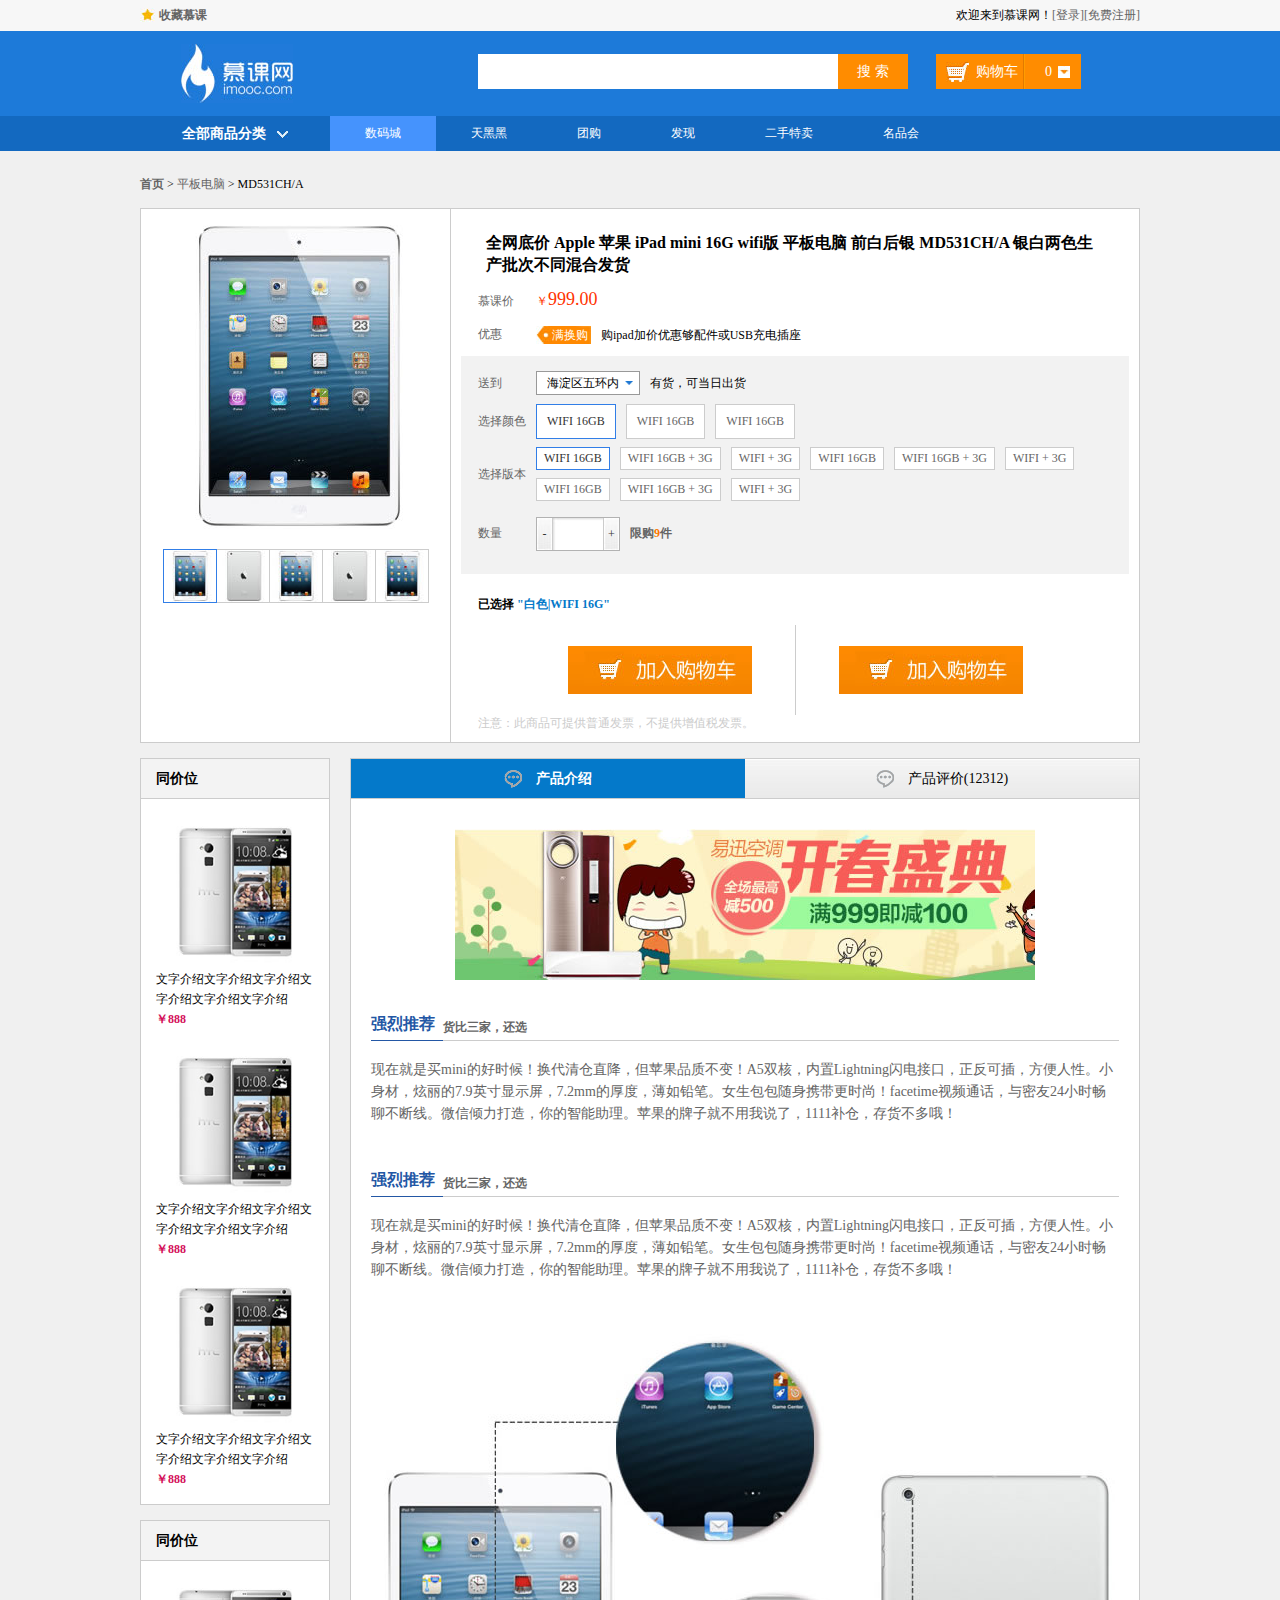
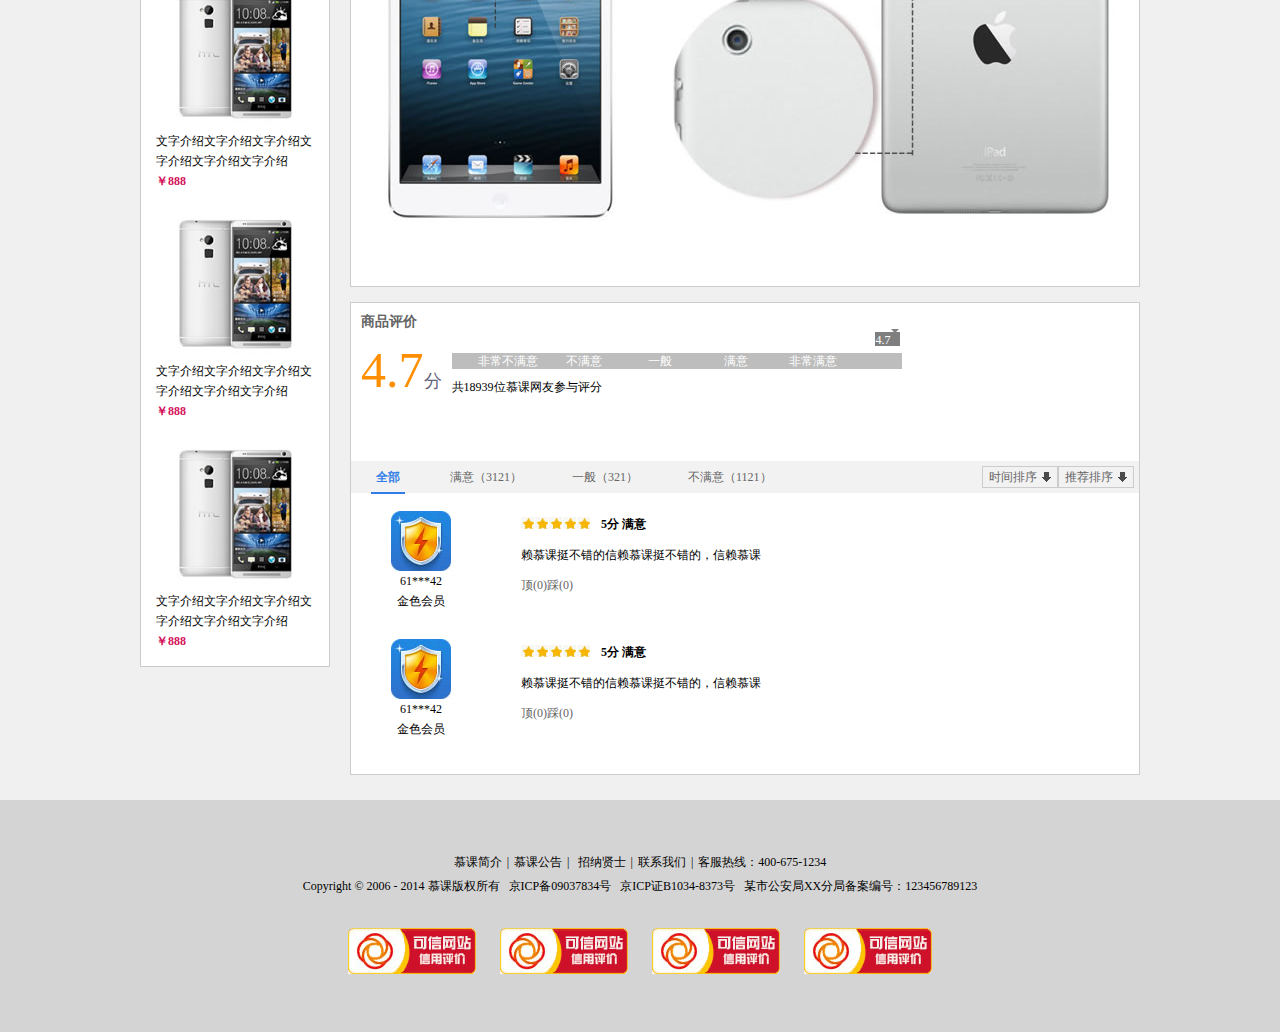
<file: example/ds前台/商品介绍.html>
<!doctype html>
<html>
<head>
<meta charset="utf-8">
<title>商品介绍</title>
<link type="text/css" rel="stylesheet" href="style/reset.css">
<link type="text/css" rel="stylesheet" href="style/main.css">
<!--[if IE 6]>
<script type="text/javascript" src="js/DD_belatedPNG_0.0.8a-min.js"></script>
<script type="text/javascript" src="js/ie6Fixpng.js"></script>
<![endif]-->
</head>

<body class="grey">
<div class="headerBar">
	<div class="topBar">
		<div class="comWidth">
			<div class="leftArea">
				<a href="#" class="collection">收藏慕课</a>
			</div>
			<div class="rightArea">
				欢迎来到慕课网！<a href="#">[登录]</a><a href="#">[免费注册]</a>
			</div>
		</div>
	</div>
	<div class="logoBar">
		<div class="comWidth">
			<div class="logo fl">
				<a href="#"><img src="images/logo.jpg" alt="慕课网"></a>
			</div>
			<div class="search_box fl">
				<input type="text" class="search_text fl">
				<input type="button" value="搜 索" class="search_btn fr">
			</div>
			<div class="shopCar fr">
				<span class="shopText fl">购物车</span>
				<span class="shopNum fl">0</span>
			</div>
		</div>
	</div>
	<div class="navBox">
		<div class="comWidth clearfix">
			<div class="shopClass fl">
				<h3>全部商品分类<i class="shopClass_icon"></i></h3>
				<div class="shopClass_show hide">
					<dl class="shopClass_item">
						<dt><a href="#" class="b">手机</a> <a href="#" class="b">数码</a> <a href="#" class="aLink">合约机</a></dt>
						<dd><a href="#">荣耀3X</a> <a href="#">单反</a> <a href="#">智能设备</a></dd>
					</dl>
					<dl class="shopClass_item">
						<dt><a href="#" class="b">手机</a> <a href="#" class="b">数码</a> <a href="#" class="aLink">合约机</a></dt>
						<dd><a href="#">荣耀3X</a> <a href="#">单反</a> <a href="#">智能设备</a></dd>
					</dl>
					<dl class="shopClass_item">
						<dt><a href="#" class="b">手机</a> <a href="#" class="b">数码</a> <a href="#" class="aLink">合约机</a></dt>
						<dd><a href="#">荣耀3X</a> <a href="#">单反</a> <a href="#">智能设备</a></dd>
					</dl>
					<dl class="shopClass_item">
						<dt><a href="#" class="b">手机</a> <a href="#" class="b">数码</a> <a href="#" class="aLink">合约机</a></dt>
						<dd><a href="#">荣耀3X</a> <a href="#">单反</a> <a href="#">智能设备</a></dd>
					</dl>
					<dl class="shopClass_item">
						<dt><a href="#" class="b">手机</a> <a href="#" class="b">数码</a> <a href="#" class="aLink">合约机</a></dt>
						<dd><a href="#">荣耀3X</a> <a href="#">单反</a> <a href="#">智能设备</a></dd>
					</dl>
				</div>
				<div class="shopClass_list hide">
					<div class="shopClass_cont">
						<dl class="shopList_item">
							<dt>电脑装机</dt>
							<dd>
								<a href="#">文字啊</a><a href="#">文字字啊</a><a href="#">文字字字啊</a><a href="#">文字啊</a><a href="#">文字</a><a href="#">文字啊</a>
							</dd>
						</dl>
						<dl class="shopList_item">
							<dt>电脑装机</dt>
							<dd>
								<a href="#">文字啊</a><a href="#">文字字啊</a><a href="#">文字字字啊</a><a href="#">文字啊</a><a href="#">文字</a><a href="#">文字啊</a><a href="#">文字啊</a><a href="#">文字字啊</a><a href="#">文字字字啊</a><a href="#">文字啊</a><a href="#">文字</a><a href="#">文字啊</a><a href="#">文字啊</a>
							</dd>
						</dl>
						<dl class="shopList_item">
							<dt>电脑装机</dt>
							<dd>
								<a href="#">文字啊</a><a href="#">文字字啊</a><a href="#">文字字字啊</a><a href="#">文字啊</a><a href="#">文字</a><a href="#">文字啊</a><a href="#">文字啊</a><a href="#">文字字啊</a><a href="#">文字字字啊</a><a href="#">文字啊</a><a href="#">文字</a><a href="#">文字啊</a><a href="#">文字啊</a>
							</dd>
						</dl>
						<dl class="shopList_item">
							<dt>电脑装机</dt>
							<dd>
								<a href="#">文字啊</a><a href="#">文字字啊</a><a href="#">文字字字啊</a><a href="#">文字啊</a><a href="#">文字</a><a href="#">文字啊</a><a href="#">文字啊</a><a href="#">文字字啊</a><a href="#">文字字字啊</a><a href="#">文字啊</a><a href="#">文字</a><a href="#">文字啊</a><a href="#">文字啊</a>
							</dd>
						</dl>
						<dl class="shopList_item">
							<dt>电脑装机</dt>
							<dd>
								<a href="#">文字啊</a><a href="#">文字字啊</a><a href="#">文字字字啊</a><a href="#">文字啊</a><a href="#">文字</a><a href="#">文字啊</a><a href="#">文字啊</a><a href="#">文字字啊</a><a href="#">文字字字啊</a><a href="#">文字啊</a><a href="#">文字</a><a href="#">文字啊</a><a href="#">文字啊</a>
							</dd>
						</dl>
						<div class="shopList_links">
							<a href="#">文字测试内容等等<span></span></a><a href="#">文字容等等<span></span></a>
						</div>
					</div>
				</div>
			</div>
			<ul class="nav fl">
				<li><a href="#" class="active">数码城</a></li>
				<li><a href="#">天黑黑</a></li>
				<li><a href="#">团购</a></li>
				<li><a href="#">发现</a></li>
				<li><a href="#">二手特卖</a></li>
				<li><a href="#">名品会</a></li>
			</ul>
		</div>
	</div>
</div>
<div class="userPosition comWidth">
	<strong><a href="#">首页</a></strong>
	<span>&nbsp;&gt;&nbsp;</span>
	<a href="#">平板电脑</a>
	<span>&nbsp;&gt;&nbsp;</span>
	<em>MD531CH/A</em>
</div>
<div class="description_info comWidth">
	<div class="description clearfix">
		<div class="leftArea">
			<div class="description_imgs">
				<div class="big">
					<img src="images/des_big.jpg" alt="">
				</div>
				<ul class="des_smimg clearfix">
					<li><a href="#"><img src="images/des_sm.jpg" class="active" alt=""></a></li>
					<li><a href="#"><img src="images/des_sm2.jpg" alt=""></a></li>
					<li><a href="#"><img src="images/des_sm.jpg" alt=""></a></li>
					<li><a href="#"><img src="images/des_sm2.jpg" alt=""></a></li>
					<li><a href="#"><img src="images/des_sm.jpg" alt=""></a></li>
				</ul>
			</div>
		</div>
		<div class="rightArea">
			<div class="des_content">
				<h3 class="des_content_tit">全网底价 Apple 苹果 iPad mini 16G wifi版 平板电脑 前白后银 MD531CH/A 银白两色生
产批次不同混合发货</h3>
				<div class="dl clearfix">
					<div class="dt">慕课价</div>
					<div class="dd clearfix"><span class="des_money"><em>￥</em>999.00</span></div>
				</div>
				<div class="dl clearfix">
					<div class="dt">优惠</div>
					<div class="dd clearfix"><span class="hg"><i class="hg_icon">满换购</i><em>购ipad加价优惠够配件或USB充电插座</em></span></div>
				</div>
				<div class="des_position">
					<div class="dl clearfix">
						<div class="dt">送到</div>
						<div class="dd clearfix">
							<div class="select">
								<h3>海淀区五环内</h3><span></span>
								<ul class="show_select">
									<li>上帝</li>
									<li>五道口</li>
									<li>上帝</li>
								</ul>
							</div>
							<span class="theGoods">有货，可当日出货</span>
						</div>
					</div>
					<div class="dl clearfix">
						<div class="dt colorSelect">选择颜色</div>
						<div class="dd clearfix">
							<div class="des_item des_item_acitve">
								WIFI 16GB
							</div>
							<div class="des_item">
								WIFI 16GB
							</div>
							<div class="des_item">
								WIFI 16GB
							</div>
						</div>
					</div>
					<div class="dl clearfix">
						<div class="dt des_select_more">选择版本</div>
						<div class="dd clearfix ">
							<div class="des_item des_item_sm des_item_acitve">
								WIFI 16GB
							</div>
							<div class="des_item des_item_sm">
								WIFI 16GB + 3G
							</div>
							<div class="des_item des_item_sm">
								WIFI + 3G
							</div>
							<div class="des_item des_item_sm">
								WIFI 16GB
							</div>
							<div class="des_item des_item_sm">
								WIFI 16GB + 3G
							</div>
							<div class="des_item des_item_sm">
								WIFI + 3G
							</div>
							<div class="des_item des_item_sm">
								WIFI 16GB
							</div>
							<div class="des_item des_item_sm">
								WIFI 16GB + 3G
							</div>
							<div class="des_item des_item_sm">
								WIFI + 3G
							</div>
						</div>
					</div>
					<div class="dl">
						<div class="dt des_num">数量</div>
						<div class="dd clearfix">
							<div class="des_number">
								<div class="reduction">-</div>
								<div class="des_input">
									<input type="text">
								</div>
								<div class="plus">+</div>
							</div>
							<span class="xg">限购<em>9</em>件</span>
						</div>
					</div>
				</div>
				<div class="des_select">
					已选择 <span>"白色|WIFI 16G"</span>
				</div>
				<div class="shop_buy">
					<a href="#" class="shopping_btn"></a>
					<span class="line"></span>
					<a href="#" class="buy_btn"></a>
				</div>
				<div class="notes">
					注意：此商品可提供普通发票，不提供增值税发票。
				</div>
			</div>
		</div>
	</div>
</div>
<div class="hr_15"></div>
<div class="des_info comWidth clearfix">
	<div class="leftArea">
		<div class="recommend">
			<h3 class="tit">同价位</h3>
			<div class="item">
				<div class="item_cont">
					<div class="img_item">
						<a href="#"><img src="images/shopImg.jpg" alt=""></a>
					</div>
					<p><a href="#">文字介绍文字介绍文字介绍文字介绍文字介绍文字介绍</a></p>
					<p class="money">￥888</p>
				</div>
			</div>
			<div class="item">
				<div class="item_cont">
					<div class="img_item">
						<a href="#"><img src="images/shopImg.jpg" alt=""></a>
					</div>
					<p><a href="#">文字介绍文字介绍文字介绍文字介绍文字介绍文字介绍</a></p>
					<p class="money">￥888</p>
				</div>
			</div>
			<div class="item">
				<div class="item_cont">
					<div class="img_item">
						<a href="#"><img src="images/shopImg.jpg" alt=""></a>
					</div>
					<p><a href="#">文字介绍文字介绍文字介绍文字介绍文字介绍文字介绍</a></p>
					<p class="money">￥888</p>
				</div>
			</div>
		</div>
		<div class="hr_15"></div>
		<div class="recommend">
			<h3 class="tit">同价位</h3>
			<div class="item">
				<div class="item_cont">
					<div class="img_item">
						<a href="#"><img src="images/shopImg.jpg" alt=""></a>
					</div>
					<p><a href="#">文字介绍文字介绍文字介绍文字介绍文字介绍文字介绍</a></p>
					<p class="money">￥888</p>
				</div>
			</div>
			<div class="item">
				<div class="item_cont">
					<div class="img_item">
						<a href="#"><img src="images/shopImg.jpg" alt=""></a>
					</div>
					<p><a href="#">文字介绍文字介绍文字介绍文字介绍文字介绍文字介绍</a></p>
					<p class="money">￥888</p>
				</div>
			</div>
			<div class="item">
				<div class="item_cont">
					<div class="img_item">
						<a href="#"><img src="images/shopImg.jpg" alt=""></a>
					</div>
					<p><a href="#">文字介绍文字介绍文字介绍文字介绍文字介绍文字介绍</a></p>
					<p class="money">￥888</p>
				</div>
			</div>
		</div>
	</div>
	<div class="rightArea">
		<div class="des_infoContent">
			<ul class="des_tit">
				<li class="active"><span>产品介绍</span></li>
				<li><span>产品评价(12312)</span></li>
			</ul>
			<div class="ad">
				<a href="#"><img src="images/ad.jpg"></a>
			</div>
			<div class="info_text">
				<div class="info_tit">
					<h3>强烈推荐</h3><h4>货比三家，还选</h4>
				</div>
				<p>现在就是买mini的好时候！换代清仓直降，但苹果品质不变！A5双核，内置Lightning闪电接口，正反可插，方便人性。小身材，炫丽的7.9英寸显示屏，7.2mm的厚度，薄如铅笔。女生包包随身携带更时尚！facetime视频通话，与密友24小时畅聊不断线。微信倾力打造，你的智能助理。苹果的牌子就不用我说了，1111补仓，存货不多哦！</p>
				<div class="hr_45"></div>
				<div class="info_tit">
					<h3>强烈推荐</h3><h4>货比三家，还选</h4>
				</div>
				<p>现在就是买mini的好时候！换代清仓直降，但苹果品质不变！A5双核，内置Lightning闪电接口，正反可插，方便人性。小身材，炫丽的7.9英寸显示屏，7.2mm的厚度，薄如铅笔。女生包包随身携带更时尚！facetime视频通话，与密友24小时畅聊不断线。微信倾力打造，你的智能助理。苹果的牌子就不用我说了，1111补仓，存货不多哦！</p>
				<div class="hr_45"></div>
				<img src="images/pad.jpg" class="center">
				<div class="hr_45"></div>
			</div>
		</div>
		<div class="hr_15"></div>
		<div class="des_infoContent">
			<h3 class="shopDes_tit">商品评价</h3>
			<div class="score_box clearfix">
				<div class="score">
					<span>4.7</span><em>分</em>
				</div>
				<div class="score_speed">
					<ul class="score_speed_text">
						<li class="speed_01">非常不满意</li>
						<li class="speed_02">不满意</li>
						<li class="speed_03">一般</li>
						<li class="speed_04">满意</li>
						<li>非常满意</li>
					</ul>
					<div class="score_num">
						4.7<i></i>
					</div>
					<p>共18939位慕课网友参与评分</p>
				</div>
			</div>
			<div class="review_tab">
				<ul class="review fl">
					<li><a href="#" class="active">全部</a></li>
					<li><a href="#">满意（3121）</a></li>
					<li><a href="#">一般（321）</a></li>
					<li><a href="#">不满意（1121）</a></li>
				</ul>
				<div class="review_sort fr">
					<a href="#" class="review_time">时间排序</a><a href="#" class="review_reco">推荐排序</a>
				</div>
			</div>
			<div class="review_listBox">
				<div class="review_list clearfix">
					<div class="review_userHead fl">
						<div class="review_user">
							<img src="images/userhead.jpg" alt="">
							<p>61***42</p>
							<p>金色会员</p>
						</div>
					</div>
					<div class="review_cont">
						<div class="review_t clearfix">
							<div class="starsBox fl"><span class="stars"></span><span class="stars"></span><span class="stars"></span><span class="stars"></span><span class="stars"></span></div>
							<span class="stars_text fl">5分 满意</span>
						</div>
						<p>赖慕课挺不错的信赖慕课挺不错的，信赖慕课</p>
						<p><a href="#" class="ding">顶(0)</a><a href="#" class="cai">踩(0)</a></p>
					</div>
				</div>
				<div class="review_list clearfix">
					<div class="review_userHead fl">
						<div class="review_user">
							<img src="images/userhead.jpg" alt="">
							<p>61***42</p>
							<p>金色会员</p>
						</div>
					</div>
					<div class="review_cont">
						<div class="review_t clearfix">
							<div class="starsBox fl"><span class="stars"></span><span class="stars"></span><span class="stars"></span><span class="stars"></span><span class="stars"></span></div>
							<span class="stars_text fl">5分 满意</span>
						</div>
						<p>赖慕课挺不错的信赖慕课挺不错的，信赖慕课</p>
						<p><a href="#" class="ding">顶(0)</a><a href="#" class="cai">踩(0)</a></p>
					</div>
				</div>
				<div class="hr_25"></div>
			</div>
		</div>
	</div>
</div>
<div class="hr_25"></div>
<div class="footer">
	<p><a href="#">慕课简介</a><i>|</i><a href="#">慕课公告</a><i>|</i> <a href="#">招纳贤士</a><i>|</i><a href="#">联系我们</a><i>|</i>客服热线：400-675-1234</p>
	<p>Copyright &copy; 2006 - 2014 慕课版权所有&nbsp;&nbsp;&nbsp;京ICP备09037834号&nbsp;&nbsp;&nbsp;京ICP证B1034-8373号&nbsp;&nbsp;&nbsp;某市公安局XX分局备案编号：123456789123</p>
	<p class="web"><a href="#"><img src="images/webLogo.jpg" alt="logo"></a><a href="#"><img src="images/webLogo.jpg" alt="logo"></a><a href="#"><img src="images/webLogo.jpg" alt="logo"></a><a href="#"><img src="images/webLogo.jpg" alt="logo"></a></p>
</div>
</body>
</html>
</file>
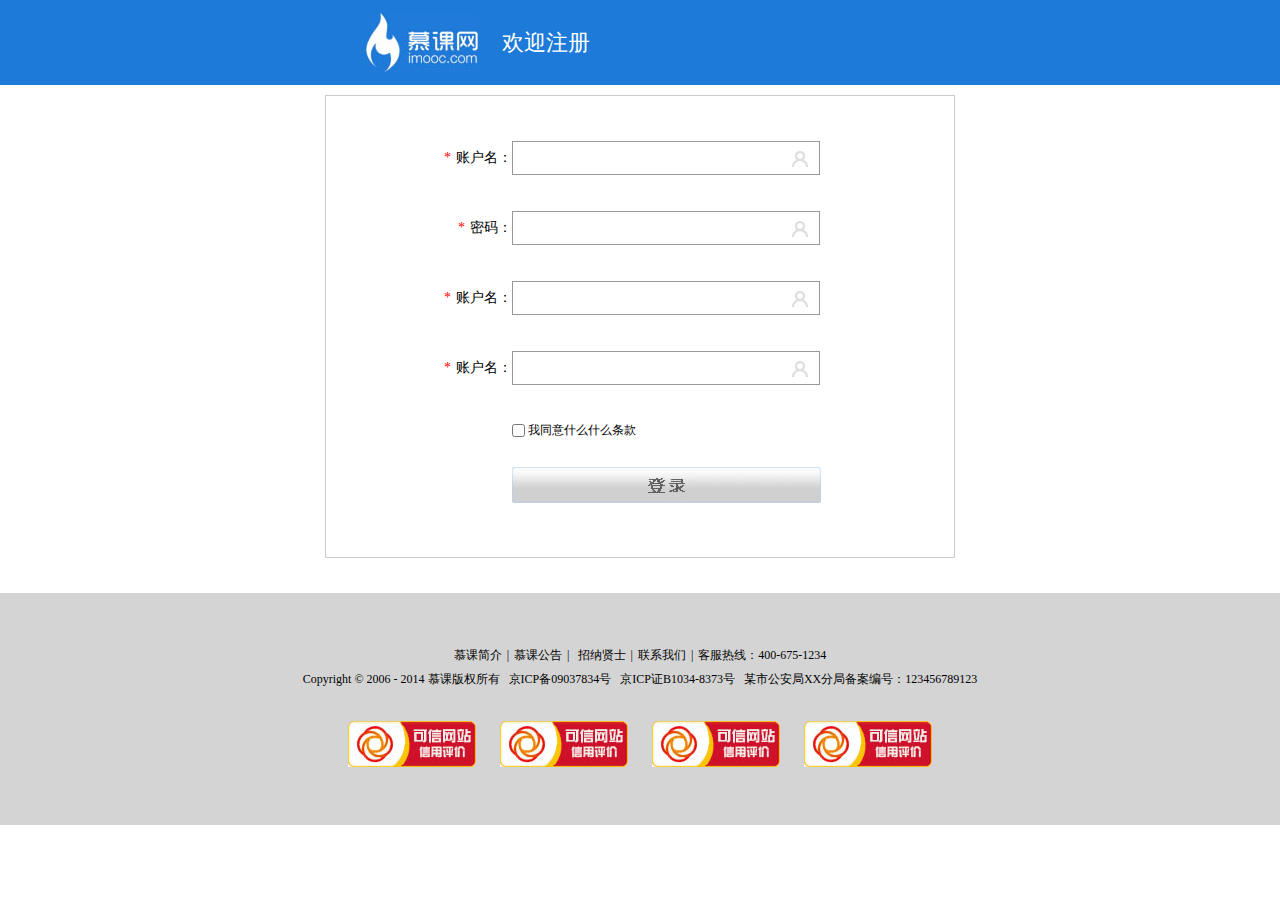
<file: example/ds前台/注册.html>
<!doctype html>
<html>
<head>
<meta charset="utf-8">
<title>注册</title>
<link type="text/css" rel="stylesheet" href="style/reset.css">
<link type="text/css" rel="stylesheet" href="style/main.css">
<!--[if IE 6]>
<script type="text/javascript" src="js/DD_belatedPNG_0.0.8a-min.js"></script>
<script type="text/javascript" src="js/ie6Fixpng.js"></script>
<![endif]-->
</head>

<body>
<div class="headerBar">
	<div class="logoBar red_logo">
		<div class="comWidth">
			<div class="logo fl">
				<a href="#"><img src="images/logo.jpg" alt="慕课网"></a>
			</div>
			<h3 class="welcome_title">欢迎注册</h3>
		</div>
	</div>
</div>

<div class="regBox">
	<div class="login_cont">
		<ul class="login">
			<li><span class="reg_item"><i>*</i>账户名：</span><div class="input_item"><input type="text" class="login_input user_icon"></div></li>
			<li><span class="reg_item"><i>*</i>密码：</span><div class="input_item"><input type="password" class="login_input user_icon"></div></li>
			<li><span class="reg_item"><i>*</i>账户名：</span><div class="input_item"><input type="text" class="login_input user_icon"></div></li>
			<li><span class="reg_item"><i>*</i>账户名：</span><div class="input_item"><input type="text" class="login_input user_icon"></div></li>
			<li class="autoLogin"><span class="reg_item">&nbsp;</span><input type="checkbox" id="t1" class="checked"><label for="t1">我同意什么什么条款</label></li>
			<li><span class="reg_item">&nbsp;</span><input type="button" value="" class="login_btn"></li>
		</ul>
		
	</div>
</div>

<div class="hr_25"></div>
<div class="footer">
	<p><a href="#">慕课简介</a><i>|</i><a href="#">慕课公告</a><i>|</i> <a href="#">招纳贤士</a><i>|</i><a href="#">联系我们</a><i>|</i>客服热线：400-675-1234</p>
	<p>Copyright &copy; 2006 - 2014 慕课版权所有&nbsp;&nbsp;&nbsp;京ICP备09037834号&nbsp;&nbsp;&nbsp;京ICP证B1034-8373号&nbsp;&nbsp;&nbsp;某市公安局XX分局备案编号：123456789123</p>
	<p class="web"><a href="#"><img src="images/webLogo.jpg" alt="logo"></a><a href="#"><img src="images/webLogo.jpg" alt="logo"></a><a href="#"><img src="images/webLogo.jpg" alt="logo"></a><a href="#"><img src="images/webLogo.jpg" alt="logo"></a></p>
</div>
</body>
</html>
</file>
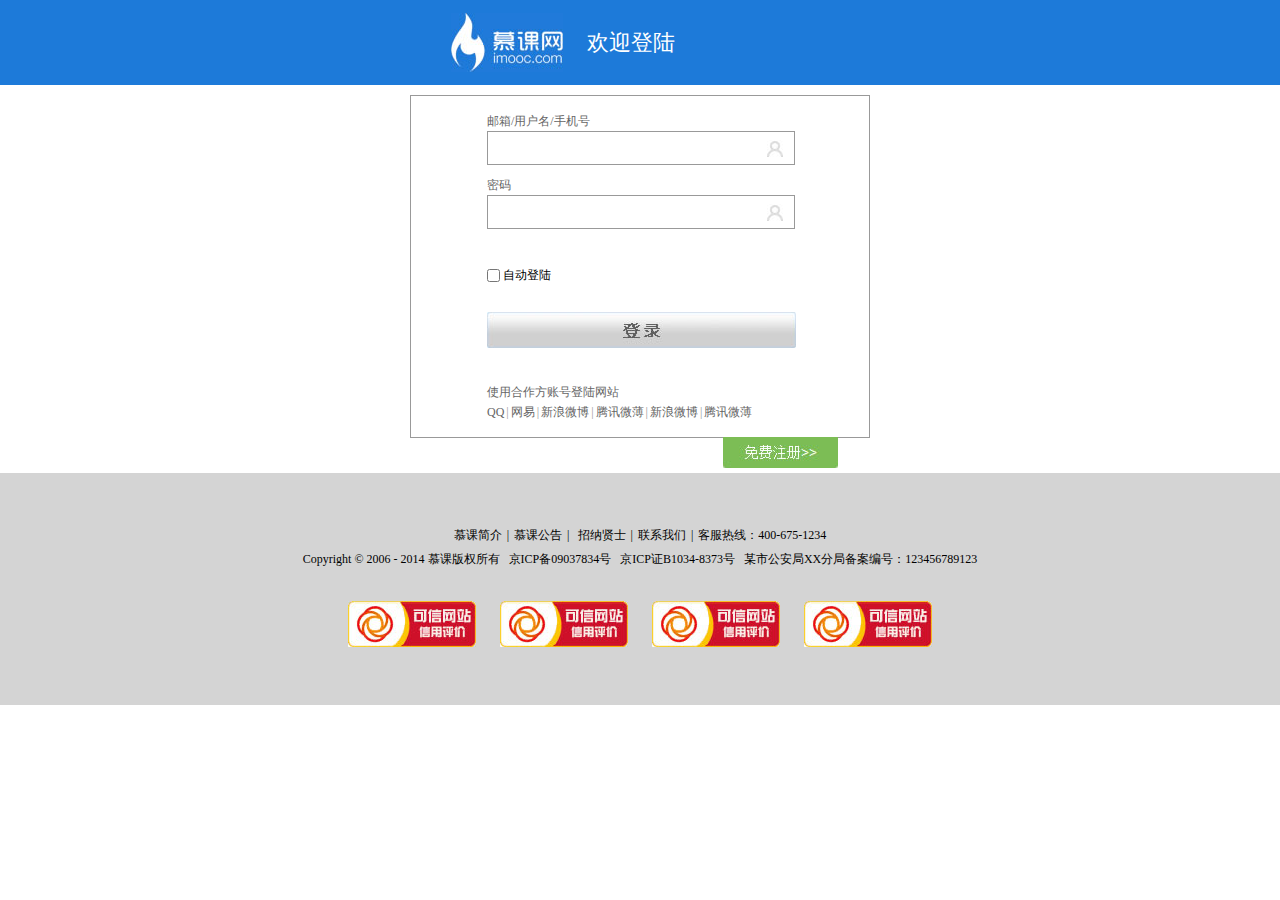
<file: example/ds前台/登陆.html>
<!doctype html>
<html>
<head>
<meta charset="utf-8">
<title>登陆</title>
<link type="text/css" rel="stylesheet" href="style/reset.css">
<link type="text/css" rel="stylesheet" href="style/main.css">
<!--[if IE 6]>
<script type="text/javascript" src="js/DD_belatedPNG_0.0.8a-min.js"></script>
<script type="text/javascript" src="js/ie6Fixpng.js"></script>
<![endif]-->
</head>

<body>
<div class="headerBar">
	<div class="logoBar login_logo">
		<div class="comWidth">
			<div class="logo fl">
				<a href="#"><img src="images/logo.jpg" alt="慕课网"></a>
			</div>
			<h3 class="welcome_title">欢迎登陆</h3>
		</div>
	</div>
</div>

<div class="loginBox">
	<div class="login_cont">
		<ul class="login">
			<li class="l_tit">邮箱/用户名/手机号</li>
			<li class="mb_10"><input type="text" class="login_input user_icon"></li>
			<li class="l_tit">密码</li>
			<li class="mb_10"><input type="text" class="login_input user_icon"></li>
			<li class="autoLogin"><input type="checkbox" id="a1" class="checked"><label for="a1">自动登陆</label></li>
			<li><input type="button" value="" class="login_btn"></li>
		</ul>
		<div class="login_partners">
			<p class="l_tit">使用合作方账号登陆网站</p>
			<ul class="login_list clearfix">
				<li><a href="#">QQ</a></li>
				<li><span>|</span></li>
				<li><a href="#">网易</a></li>
				<li><span>|</span></li>
				<li><a href="#">新浪微博</a></li>
				<li><span>|</span></li>
				<li><a href="#">腾讯微薄</a></li>
				<li><span>|</span></li>
				<li><a href="#">新浪微博</a></li>
				<li><span>|</span></li>
				<li><a href="#">腾讯微薄</a></li>
			</ul>
		</div>
	</div>
	<a class="reg_link" href="#"></a>
</div>

<div class="hr_25"></div>
<div class="footer">
	<p><a href="#">慕课简介</a><i>|</i><a href="#">慕课公告</a><i>|</i> <a href="#">招纳贤士</a><i>|</i><a href="#">联系我们</a><i>|</i>客服热线：400-675-1234</p>
	<p>Copyright &copy; 2006 - 2014 慕课版权所有&nbsp;&nbsp;&nbsp;京ICP备09037834号&nbsp;&nbsp;&nbsp;京ICP证B1034-8373号&nbsp;&nbsp;&nbsp;某市公安局XX分局备案编号：123456789123</p>
	<p class="web"><a href="#"><img src="images/webLogo.jpg" alt="logo"></a><a href="#"><img src="images/webLogo.jpg" alt="logo"></a><a href="#"><img src="images/webLogo.jpg" alt="logo"></a><a href="#"><img src="images/webLogo.jpg" alt="logo"></a></p>
</div>
</body>
</html>
</file>
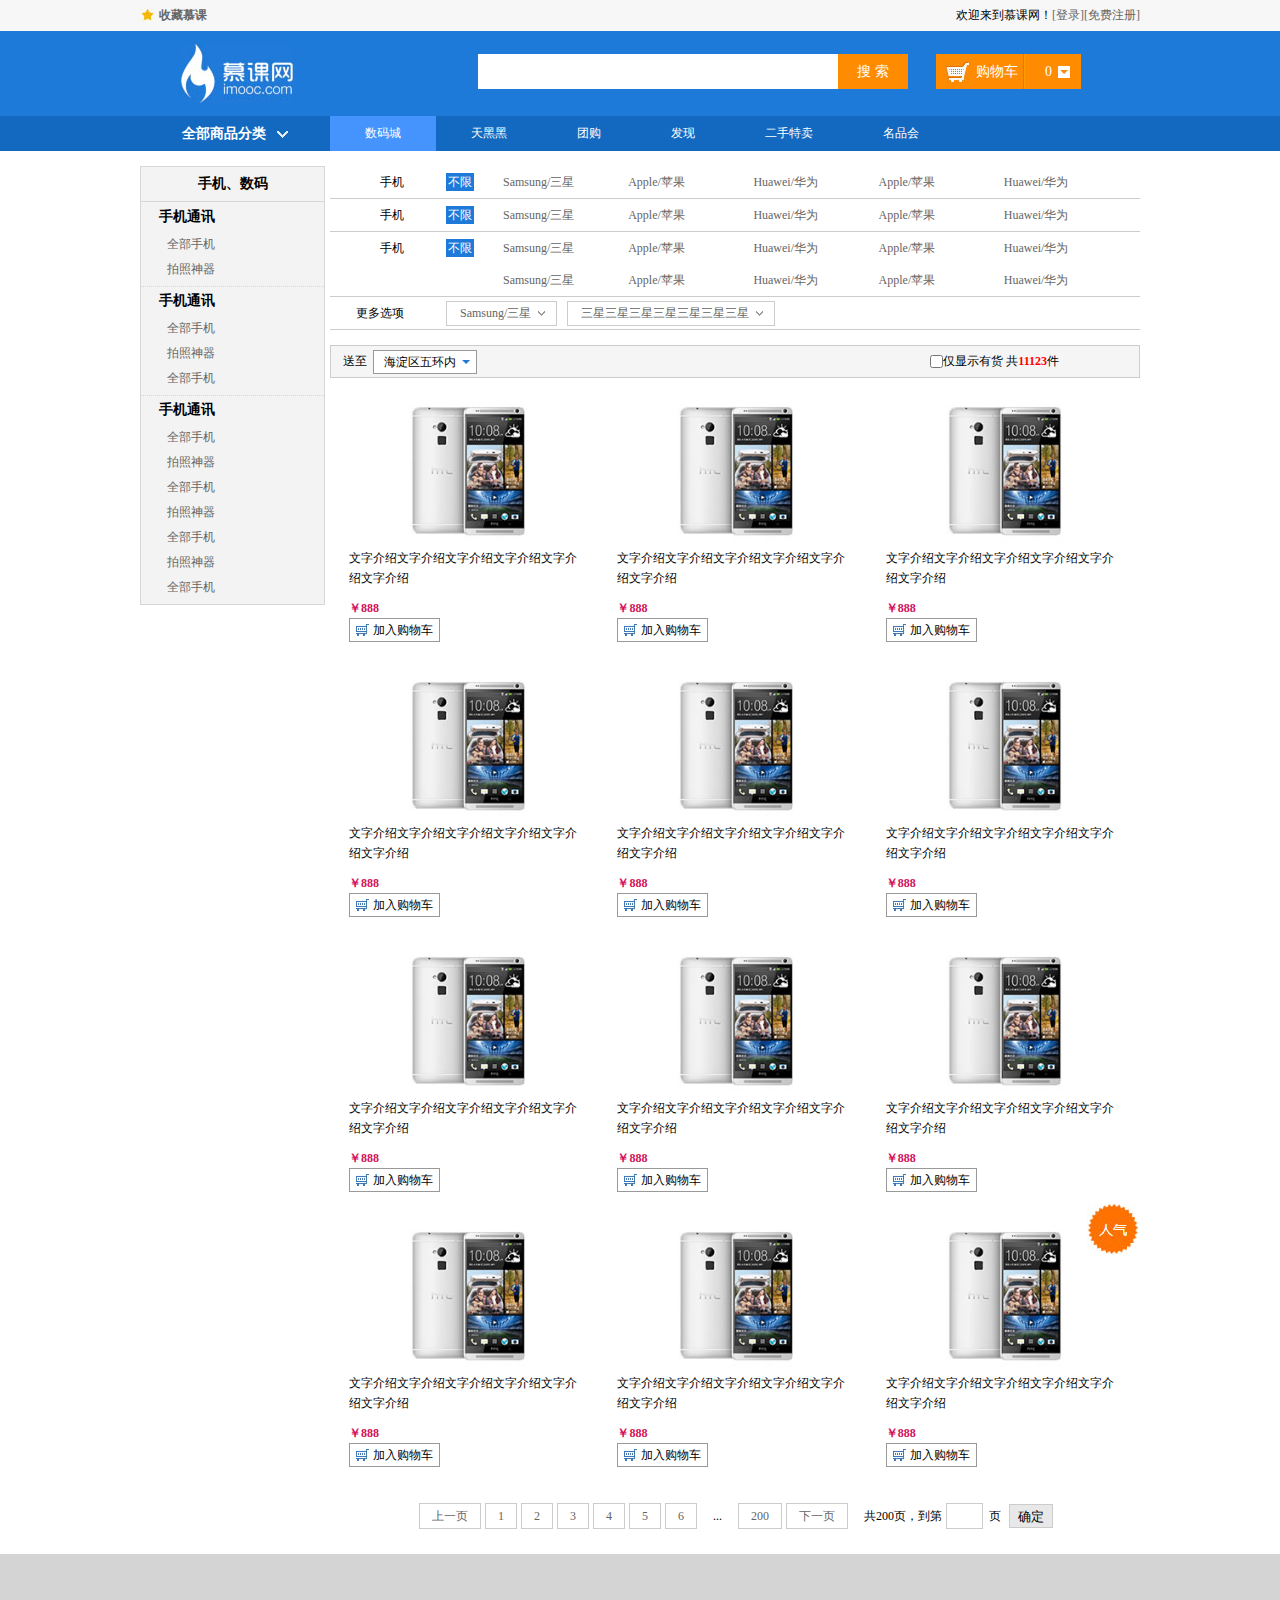
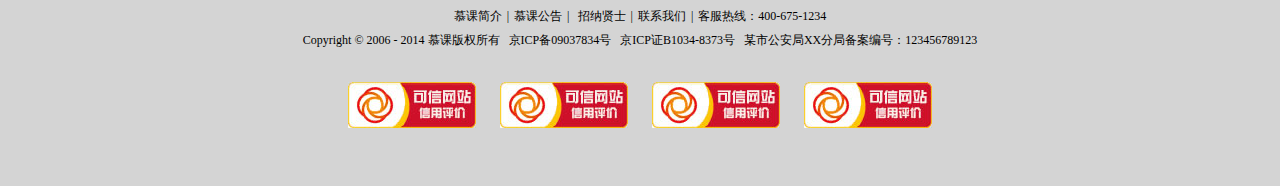
<file: example/ds前台/筛选页.html>
<!doctype html>
<html>
<head>
<meta charset="utf-8">
<title>筛选页</title>
<link type="text/css" rel="stylesheet" href="style/reset.css">
<link type="text/css" rel="stylesheet" href="style/main.css">
<!--[if IE 6]>
<script type="text/javascript" src="js/DD_belatedPNG_0.0.8a-min.js"></script>
<script type="text/javascript" src="js/ie6Fixpng.js"></script>
<![endif]-->
</head>

<body>
<div class="headerBar">
	<div class="topBar">
		<div class="comWidth">
			<div class="leftArea">
				<a href="#" class="collection">收藏慕课</a>
			</div>
			<div class="rightArea">
				欢迎来到慕课网！<a href="#">[登录]</a><a href="#">[免费注册]</a>
			</div>
		</div>
	</div>
	<div class="logoBar">
		<div class="comWidth">
			<div class="logo fl">
				<a href="#"><img src="images/logo.jpg" alt="慕课网"></a>
			</div>
			<div class="search_box fl">
				<input type="text" class="search_text fl">
				<input type="button" value="搜 索" class="search_btn fr">
			</div>
			<div class="shopCar fr">
				<span class="shopText fl">购物车</span>
				<span class="shopNum fl">0</span>
			</div>
		</div>
	</div>
	<div class="navBox">
		<div class="comWidth clearfix">
			<div class="shopClass fl">
				<h3>全部商品分类<i class="shopClass_icon"></i></h3>
				<div class="shopClass_show hide">
					<dl class="shopClass_item">
						<dt><a href="#" class="b">手机</a> <a href="#" class="b">数码</a> <a href="#" class="aLink">合约机</a></dt>
						<dd><a href="#">荣耀3X</a> <a href="#">单反</a> <a href="#">智能设备</a></dd>
					</dl>
					<dl class="shopClass_item">
						<dt><a href="#" class="b">手机</a> <a href="#" class="b">数码</a> <a href="#" class="aLink">合约机</a></dt>
						<dd><a href="#">荣耀3X</a> <a href="#">单反</a> <a href="#">智能设备</a></dd>
					</dl>
					<dl class="shopClass_item">
						<dt><a href="#" class="b">手机</a> <a href="#" class="b">数码</a> <a href="#" class="aLink">合约机</a></dt>
						<dd><a href="#">荣耀3X</a> <a href="#">单反</a> <a href="#">智能设备</a></dd>
					</dl>
					<dl class="shopClass_item">
						<dt><a href="#" class="b">手机</a> <a href="#" class="b">数码</a> <a href="#" class="aLink">合约机</a></dt>
						<dd><a href="#">荣耀3X</a> <a href="#">单反</a> <a href="#">智能设备</a></dd>
					</dl>
					<dl class="shopClass_item">
						<dt><a href="#" class="b">手机</a> <a href="#" class="b">数码</a> <a href="#" class="aLink">合约机</a></dt>
						<dd><a href="#">荣耀3X</a> <a href="#">单反</a> <a href="#">智能设备</a></dd>
					</dl>
				</div>
				<div class="shopClass_list hide">
					<div class="shopClass_cont">
						<dl class="shopList_item">
							<dt>电脑装机</dt>
							<dd>
								<a href="#">文字啊</a><a href="#">文字字啊</a><a href="#">文字字字啊</a><a href="#">文字啊</a><a href="#">文字</a><a href="#">文字啊</a>
							</dd>
						</dl>
						<dl class="shopList_item">
							<dt>电脑装机</dt>
							<dd>
								<a href="#">文字啊</a><a href="#">文字字啊</a><a href="#">文字字字啊</a><a href="#">文字啊</a><a href="#">文字</a><a href="#">文字啊</a><a href="#">文字啊</a><a href="#">文字字啊</a><a href="#">文字字字啊</a><a href="#">文字啊</a><a href="#">文字</a><a href="#">文字啊</a><a href="#">文字啊</a>
							</dd>
						</dl>
						<dl class="shopList_item">
							<dt>电脑装机</dt>
							<dd>
								<a href="#">文字啊</a><a href="#">文字字啊</a><a href="#">文字字字啊</a><a href="#">文字啊</a><a href="#">文字</a><a href="#">文字啊</a><a href="#">文字啊</a><a href="#">文字字啊</a><a href="#">文字字字啊</a><a href="#">文字啊</a><a href="#">文字</a><a href="#">文字啊</a><a href="#">文字啊</a>
							</dd>
						</dl>
						<dl class="shopList_item">
							<dt>电脑装机</dt>
							<dd>
								<a href="#">文字啊</a><a href="#">文字字啊</a><a href="#">文字字字啊</a><a href="#">文字啊</a><a href="#">文字</a><a href="#">文字啊</a><a href="#">文字啊</a><a href="#">文字字啊</a><a href="#">文字字字啊</a><a href="#">文字啊</a><a href="#">文字</a><a href="#">文字啊</a><a href="#">文字啊</a>
							</dd>
						</dl>
						<dl class="shopList_item">
							<dt>电脑装机</dt>
							<dd>
								<a href="#">文字啊</a><a href="#">文字字啊</a><a href="#">文字字字啊</a><a href="#">文字啊</a><a href="#">文字</a><a href="#">文字啊</a><a href="#">文字啊</a><a href="#">文字字啊</a><a href="#">文字字字啊</a><a href="#">文字啊</a><a href="#">文字</a><a href="#">文字啊</a><a href="#">文字啊</a>
							</dd>
						</dl>
						<div class="shopList_links">
							<a href="#">文字测试内容等等<span></span></a><a href="#">文字容等等<span></span></a>
						</div>
					</div>
				</div>
			</div>
			<ul class="nav fl">
				<li><a href="#" class="active">数码城</a></li>
				<li><a href="#">天黑黑</a></li>
				<li><a href="#">团购</a></li>
				<li><a href="#">发现</a></li>
				<li><a href="#">二手特卖</a></li>
				<li><a href="#">名品会</a></li>
			</ul>
		</div>
	</div>
</div>
<div class="hr_15"></div>
<div class="comWidth clearfix products">
	<div class="leftArea">
		<div class="leftNav vertical">
			<h3 class="nav_title">手机、数码</h3>
			<div class="nav_cont">
				<h3>手机通讯</h3>
				<ul class="navCont_list clearfix">
					<li><a href="#">全部手机</a></li>
					<li><a href="#">拍照神器</a></li>
				</ul>
			</div>
			<div class="nav_cont">
				<h3>手机通讯</h3>
				<ul class="navCont_list clearfix">
					<li><a href="#">全部手机</a></li>
					<li><a href="#">拍照神器</a></li>
					<li><a href="#">全部手机</a></li>
				</ul>
			</div>
			<div class="nav_cont">
				<h3>手机通讯</h3>
				<ul class="navCont_list clearfix">
					<li><a href="#">全部手机</a></li>
					<li><a href="#">拍照神器</a></li>
					<li><a href="#">全部手机</a></li>
					<li><a href="#">拍照神器</a></li>
					<li><a href="#">全部手机</a></li>
					<li><a href="#">拍照神器</a></li>
					<li><a href="#">全部手机</a></li>
				</ul>
			</div>
		</div>
	</div>
	<div class="rightArea">
		<div class="screening_box">
			<dl class="screening clearfix">
				<dt>手机</dt>
				<dd class="limit"><a href="#" class="active">不限</a></dd>
				<dd class="screening_list">
					<ul class="clearfix">
						<li><a href="#">Samsung/三星</a></li>
						<li><a href="#">Apple/苹果</a></li>
						<li><a href="#">Huawei/华为</a></li>
						<li><a href="#">Apple/苹果</a></li>
						<li><a href="#">Huawei/华为</a></li>
					</ul>
				</dd>
			</dl>
			<dl class="screening clearfix">
				<dt>手机</dt>
				<dd class="limit"><a href="#" class="active">不限</a></dd>
				<dd class="screening_list">
					<ul class="clearfix">
						<li><a href="#">Samsung/三星</a></li>
						<li><a href="#">Apple/苹果</a></li>
						<li><a href="#">Huawei/华为</a></li>
						<li><a href="#">Apple/苹果</a></li>
						<li><a href="#">Huawei/华为</a></li>
					</ul>
				</dd>
			</dl>
			<dl class="screening clearfix">
				<dt>手机</dt>
				<dd class="limit"><a href="#" class="active">不限</a></dd>
				<dd class="screening_list">
					<ul class="clearfix">
						<li><a href="#">Samsung/三星</a></li>
						<li><a href="#">Apple/苹果</a></li>
						<li><a href="#">Huawei/华为</a></li>
						<li><a href="#">Apple/苹果</a></li>
						<li><a href="#">Huawei/华为</a></li>
						<li><a href="#">Samsung/三星</a></li>
						<li><a href="#">Apple/苹果</a></li>
						<li><a href="#">Huawei/华为</a></li>
						<li><a href="#">Apple/苹果</a></li>
						<li><a href="#">Huawei/华为</a></li>
					</ul>
				</dd>
			</dl>
			<dl class="screening clearfix">
				<dt>更多选项</dt>
				<dd class="screening_list">
					<div class="screen_more">
						<a href="#">Samsung/三星</a>
					</div>
					<div class="screen_more">
						<a href="#">三星三星三星三星三星三星三星</a>
					</div>
				</dd>
			</dl>
		</div>
		<div class="hr_15"></div>
		<div class="addInfo">
			<div class="address">
				<span class="add_text">送至</span>
				<div class="select">
					<h3>海淀区五环内</h3><span></span>
					<ul class="show_select">
						<li>上帝</li>
						<li>五道口</li>
						<li>上帝</li>
					</ul>
				</div>
			</div>
			<div class="fr screen_text">
				<span class="check">
					<input type="checkbox" id="check"><label for="check">仅显示有货</label>
				</span>
				<span class="shop_number">
					共<em>11123</em>件
				</span>
			</div>
		</div>
		<div class="products_list screening_list_more clearfix">
			<div class="item">
				<div class="item_cont">
					<div class="img_item">
						<a href="#"><img src="images/shopImg.jpg" alt=""></a>
					</div>
					<p><a href="#">文字介绍文字介绍文字介绍文字介绍文字介绍文字介绍</a></p>
					<p class="money">￥888</p>
					<p><a href="#" class="addCar">加入购物车</a></p>
				</div>
			</div>
			<div class="item">
				<div class="item_cont">
					<div class="img_item">
						<a href="#"><img src="images/shopImg.jpg" alt=""></a>
					</div>
					<p><a href="#">文字介绍文字介绍文字介绍文字介绍文字介绍文字介绍</a></p>
					<p class="money">￥888</p>
					<p><a href="#" class="addCar">加入购物车</a></p>
				</div>
			</div>
			<div class="item">
				<div class="item_cont">
					<div class="img_item">
						<a href="#"><img src="images/shopImg.jpg" alt=""></a>
					</div>
					<p><a href="#">文字介绍文字介绍文字介绍文字介绍文字介绍文字介绍</a></p>
					<p class="money">￥888</p>
					<p><a href="#" class="addCar">加入购物车</a></p>
				</div>
			</div>
			<div class="item">
				<div class="item_cont">
					<div class="img_item">
						<a href="#"><img src="images/shopImg.jpg" alt=""></a>
					</div>
					<p><a href="#">文字介绍文字介绍文字介绍文字介绍文字介绍文字介绍</a></p>
					<p class="money">￥888</p>
					<p><a href="#" class="addCar">加入购物车</a></p>
				</div>
			</div>
			<div class="item">
				<div class="item_cont">
					<div class="img_item">
						<a href="#"><img src="images/shopImg.jpg" alt=""></a>
					</div>
					<p><a href="#">文字介绍文字介绍文字介绍文字介绍文字介绍文字介绍</a></p>
					<p class="money">￥888</p>
					<p><a href="#" class="addCar">加入购物车</a></p>
				</div>
			</div>
			<div class="item">
				<div class="item_cont">
					<div class="img_item">
						<a href="#"><img src="images/shopImg.jpg" alt=""></a>
					</div>
					<p><a href="#">文字介绍文字介绍文字介绍文字介绍文字介绍文字介绍</a></p>
					<p class="money">￥888</p>
					<p><a href="#" class="addCar">加入购物车</a></p>
				</div>
			</div>
			<div class="item">
				<div class="item_cont">
					<div class="img_item">
						<a href="#"><img src="images/shopImg.jpg" alt=""></a>
					</div>
					<p><a href="#">文字介绍文字介绍文字介绍文字介绍文字介绍文字介绍</a></p>
					<p class="money">￥888</p>
					<p><a href="#" class="addCar">加入购物车</a></p>
				</div>
			</div>
			<div class="item">
				<div class="item_cont">
					<div class="img_item">
						<a href="#"><img src="images/shopImg.jpg" alt=""></a>
					</div>
					<p><a href="#">文字介绍文字介绍文字介绍文字介绍文字介绍文字介绍</a></p>
					<p class="money">￥888</p>
					<p><a href="#" class="addCar">加入购物车</a></p>
				</div>
			</div>
			<div class="item">
				<div class="item_cont">
					<div class="img_item">
						<a href="#"><img src="images/shopImg.jpg" alt=""></a>
					</div>
					<p><a href="#">文字介绍文字介绍文字介绍文字介绍文字介绍文字介绍</a></p>
					<p class="money">￥888</p>
					<p><a href="#" class="addCar">加入购物车</a></p>
				</div>
			</div>
			<div class="item">
				<div class="item_cont">
					<div class="img_item">
						<a href="#"><img src="images/shopImg.jpg" alt=""></a>
					</div>
					<p><a href="#">文字介绍文字介绍文字介绍文字介绍文字介绍文字介绍</a></p>
					<p class="money">￥888</p>
					<p><a href="#" class="addCar">加入购物车</a></p>
				</div>
			</div>
			<div class="item">
				<div class="item_cont">
					<div class="img_item">
						<a href="#"><img src="images/shopImg.jpg" alt=""></a>
					</div>
					<p><a href="#">文字介绍文字介绍文字介绍文字介绍文字介绍文字介绍</a></p>
					<p class="money">￥888</p>
					<p><a href="#" class="addCar">加入购物车</a></p>
				</div>
			</div>
			<div class="item">
				<div class="item_cont">
					<div class="img_item">
						<a href="#"><img src="images/shopImg.jpg" alt=""></a>
					</div>
					<p><a href="#">文字介绍文字介绍文字介绍文字介绍文字介绍文字介绍</a></p>
					<p class="money">￥888</p>
					<p><a href="#" class="addCar">加入购物车</a></p>
				</div>
				<div class="hot"></div>
			</div>
		</div>
		<div class="hr_25"></div>
		<div class="page">
			<a href="#">上一页</a><a href="#">1</a><a href="#">2</a><a href="#">3</a><a href="#">4</a><a href="#">5</a><a href="#">6</a><span class="hl">...</span><a href="#">200</a><a href="#">下一页</a><span class="morePage">共200页，到第</span><input type="text" class="pageNum"><span class="ye">页</span><input type="button" value="确定" class="page_btn">
		</div>
	</div>
</div>
<div class="hr_25"></div>
<div class="footer">
	<p><a href="#">慕课简介</a><i>|</i><a href="#">慕课公告</a><i>|</i> <a href="#">招纳贤士</a><i>|</i><a href="#">联系我们</a><i>|</i>客服热线：400-675-1234</p>
	<p>Copyright &copy; 2006 - 2014 慕课版权所有&nbsp;&nbsp;&nbsp;京ICP备09037834号&nbsp;&nbsp;&nbsp;京ICP证B1034-8373号&nbsp;&nbsp;&nbsp;某市公安局XX分局备案编号：123456789123</p>
	<p class="web"><a href="#"><img src="images/webLogo.jpg" alt="logo"></a><a href="#"><img src="images/webLogo.jpg" alt="logo"></a><a href="#"><img src="images/webLogo.jpg" alt="logo"></a><a href="#"><img src="images/webLogo.jpg" alt="logo"></a></p>
</div>
</body>
</html>
</file>
<file: 2048/参考/style/main.css>
html, body {
  margin: 0;
  padding: 0;
  background: #faf8ef;
  color: #776e65;
  font-family: "Clear Sans", "Helvetica Neue", Arial, sans-serif;
  font-size: 18px; }

body {
  margin: 80px 0; }

.heading:after {
  content: "";
  display: block;
  clear: both; }

h1.title {
  font-size: 80px;
  font-weight: bold;
  margin: 0;
  display: block;
  float: left; }

@-webkit-keyframes move-up {
  0% {
    top: 25px;
    opacity: 1; }

  100% {
    top: -50px;
    opacity: 0; } }
@-moz-keyframes move-up {
  0% {
    top: 25px;
    opacity: 1; }

  100% {
    top: -50px;
    opacity: 0; } }
@keyframes move-up {
  0% {
    top: 25px;
    opacity: 1; }

  100% {
    top: -50px;
    opacity: 0; } }
.scores-container {
  float: right;
  text-align: right; }

.score-container, .best-container {
  position: relative;
  display: inline-block;
  background: #bbada0;
  padding: 15px 25px;
  font-size: 25px;
  height: 25px;
  line-height: 47px;
  font-weight: bold;
  border-radius: 3px;
  color: white;
  margin-top: 8px;
  text-align: center; }
  .score-container:after, .best-container:after {
    position: absolute;
    width: 100%;
    top: 10px;
    left: 0;
    text-transform: uppercase;
    font-size: 13px;
    line-height: 13px;
    text-align: center;
    color: #eee4da; }
  .score-container .score-addition, .best-container .score-addition {
    position: absolute;
    right: 30px;
    color: red;
    font-size: 25px;
    line-height: 25px;
    font-weight: bold;
    color: rgba(119, 110, 101, 0.9);
    z-index: 100;
    -webkit-animation: move-up 600ms ease-in;
    -moz-animation: move-up 600ms ease-in;
    animation: move-up 600ms ease-in;
    -webkit-animation-fill-mode: both;
    -moz-animation-fill-mode: both;
    animation-fill-mode: both; }

.score-container:after {
  content: "Score"; }

.best-container:after {
  content: "Best"; }

p {
  margin-top: 0;
  margin-bottom: 10px;
  line-height: 1.65; }

a {
  color: #776e65;
  font-weight: bold;
  text-decoration: underline;
  cursor: pointer; }

strong.important {
  text-transform: uppercase; }

hr {
  border: none;
  border-bottom: 1px solid #d8d4d0;
  margin-top: 20px;
  margin-bottom: 30px; }

.container {
  width: 500px;
  margin: 0 auto; }

@-webkit-keyframes fade-in {
  0% {
    opacity: 0; }

  100% {
    opacity: 1; } }
@-moz-keyframes fade-in {
  0% {
    opacity: 0; }

  100% {
    opacity: 1; } }
@keyframes fade-in {
  0% {
    opacity: 0; }

  100% {
    opacity: 1; } }
.game-container {
  margin-top: 40px;
  position: relative;
  padding: 15px;
  cursor: default;
  -webkit-touch-callout: none;
  -ms-touch-callout: none;
  -webkit-user-select: none;
  -moz-user-select: none;
  -ms-user-select: none;
  -ms-touch-action: none;
  touch-action: none;
  background: #bbada0;
  border-radius: 6px;
  width: 500px;
  height: 500px;
  -webkit-box-sizing: border-box;
  -moz-box-sizing: border-box;
  box-sizing: border-box; }
  .game-container .game-message {
    display: none;
    position: absolute;
    top: 0;
    right: 0;
    bottom: 0;
    left: 0;
    background: rgba(238, 228, 218, 0.5);
    z-index: 100;
    text-align: center;
    -webkit-animation: fade-in 800ms ease 1200ms;
    -moz-animation: fade-in 800ms ease 1200ms;
    animation: fade-in 800ms ease 1200ms;
    -webkit-animation-fill-mode: both;
    -moz-animation-fill-mode: both;
    animation-fill-mode: both; }
    .game-container .game-message p {
      font-size: 60px;
      font-weight: bold;
      height: 60px;
      line-height: 60px;
      margin-top: 222px; }
    .game-container .game-message .lower {
      display: block;
      margin-top: 59px; }
    .game-container .game-message a {
      display: inline-block;
      background: #8f7a66;
      border-radius: 3px;
      padding: 0 20px;
      text-decoration: none;
      color: #f9f6f2;
      height: 40px;
      line-height: 42px;
      margin-left: 9px; }
      .game-container .game-message a.keep-playing-button {
        display: none; }
    .game-container .game-message.game-won {
      background: rgba(237, 194, 46, 0.5);
      color: #f9f6f2; }
      .game-container .game-message.game-won a.keep-playing-button {
        display: inline-block; }
    .game-container .game-message.game-won, .game-container .game-message.game-over {
      display: block; }

.grid-container {
  position: absolute;
  z-index: 1; }

.grid-row {
  margin-bottom: 15px; }
  .grid-row:last-child {
    margin-bottom: 0; }
  .grid-row:after {
    content: "";
    display: block;
    clear: both; }

.grid-cell {
  width: 106.25px;
  height: 106.25px;
  margin-right: 15px;
  float: left;
  border-radius: 3px;
  background: rgba(238, 228, 218, 0.35); }
  .grid-cell:last-child {
    margin-right: 0; }

.tile-container {
  position: absolute;
  z-index: 2; }

.tile, .tile .tile-inner {
  width: 107px;
  height: 107px;
  line-height: 116.25px; }
.tile.tile-position-1-1 {
  -webkit-transform: translate(0px, 0px);
  -moz-transform: translate(0px, 0px);
  transform: translate(0px, 0px); }
.tile.tile-position-1-2 {
  -webkit-transform: translate(0px, 121px);
  -moz-transform: translate(0px, 121px);
  transform: translate(0px, 121px); }
.tile.tile-position-1-3 {
  -webkit-transform: translate(0px, 242px);
  -moz-transform: translate(0px, 242px);
  transform: translate(0px, 242px); }
.tile.tile-position-1-4 {
  -webkit-transform: translate(0px, 363px);
  -moz-transform: translate(0px, 363px);
  transform: translate(0px, 363px); }
.tile.tile-position-2-1 {
  -webkit-transform: translate(121px, 0px);
  -moz-transform: translate(121px, 0px);
  transform: translate(121px, 0px); }
.tile.tile-position-2-2 {
  -webkit-transform: translate(121px, 121px);
  -moz-transform: translate(121px, 121px);
  transform: translate(121px, 121px); }
.tile.tile-position-2-3 {
  -webkit-transform: translate(121px, 242px);
  -moz-transform: translate(121px, 242px);
  transform: translate(121px, 242px); }
.tile.tile-position-2-4 {
  -webkit-transform: translate(121px, 363px);
  -moz-transform: translate(121px, 363px);
  transform: translate(121px, 363px); }
.tile.tile-position-3-1 {
  -webkit-transform: translate(242px, 0px);
  -moz-transform: translate(242px, 0px);
  transform: translate(242px, 0px); }
.tile.tile-position-3-2 {
  -webkit-transform: translate(242px, 121px);
  -moz-transform: translate(242px, 121px);
  transform: translate(242px, 121px); }
.tile.tile-position-3-3 {
  -webkit-transform: translate(242px, 242px);
  -moz-transform: translate(242px, 242px);
  transform: translate(242px, 242px); }
.tile.tile-position-3-4 {
  -webkit-transform: translate(242px, 363px);
  -moz-transform: translate(242px, 363px);
  transform: translate(242px, 363px); }
.tile.tile-position-4-1 {
  -webkit-transform: translate(363px, 0px);
  -moz-transform: translate(363px, 0px);
  transform: translate(363px, 0px); }
.tile.tile-position-4-2 {
  -webkit-transform: translate(363px, 121px);
  -moz-transform: translate(363px, 121px);
  transform: translate(363px, 121px); }
.tile.tile-position-4-3 {
  -webkit-transform: translate(363px, 242px);
  -moz-transform: translate(363px, 242px);
  transform: translate(363px, 242px); }
.tile.tile-position-4-4 {
  -webkit-transform: translate(363px, 363px);
  -moz-transform: translate(363px, 363px);
  transform: translate(363px, 363px); }

.tile {
  position: absolute;
  -webkit-transition: 100ms ease-in-out;
  -moz-transition: 100ms ease-in-out;
  transition: 100ms ease-in-out;
  -webkit-transition-property: -webkit-transform;
  -moz-transition-property: -moz-transform;
  transition-property: transform; }
  .tile .tile-inner {
    border-radius: 3px;
    background: #eee4da;
    text-align: center;
    font-weight: bold;
    z-index: 10;
    font-size: 55px; }
  .tile.tile-2 .tile-inner {
    background: #eee4da;
    box-shadow: 0 0 30px 10px rgba(243, 215, 116, 0), inset 0 0 0 1px rgba(255, 255, 255, 0); }
  .tile.tile-4 .tile-inner {
    background: #ede0c8;
    box-shadow: 0 0 30px 10px rgba(243, 215, 116, 0), inset 0 0 0 1px rgba(255, 255, 255, 0); }
  .tile.tile-8 .tile-inner {
    color: #f9f6f2;
    background: #f2b179; }
  .tile.tile-16 .tile-inner {
    color: #f9f6f2;
    background: #f59563; }
  .tile.tile-32 .tile-inner {
    color: #f9f6f2;
    background: #f67c5f; }
  .tile.tile-64 .tile-inner {
    color: #f9f6f2;
    background: #f65e3b; }
  .tile.tile-128 .tile-inner {
    color: #f9f6f2;
    background: #edcf72;
    box-shadow: 0 0 30px 10px rgba(243, 215, 116, 0.2381), inset 0 0 0 1px rgba(255, 255, 255, 0.14286);
    font-size: 45px; }
    @media screen and (max-width: 520px) {
      .tile.tile-128 .tile-inner {
        font-size: 25px; } }
  .tile.tile-256 .tile-inner {
    color: #f9f6f2;
    background: #edcc61;
    box-shadow: 0 0 30px 10px rgba(243, 215, 116, 0.31746), inset 0 0 0 1px rgba(255, 255, 255, 0.19048);
    font-size: 45px; }
    @media screen and (max-width: 520px) {
      .tile.tile-256 .tile-inner {
        font-size: 25px; } }
  .tile.tile-512 .tile-inner {
    color: #f9f6f2;
    background: #edc850;
    box-shadow: 0 0 30px 10px rgba(243, 215, 116, 0.39683), inset 0 0 0 1px rgba(255, 255, 255, 0.2381);
    font-size: 45px; }
    @media screen and (max-width: 520px) {
      .tile.tile-512 .tile-inner {
        font-size: 25px; } }
  .tile.tile-1024 .tile-inner {
    color: #f9f6f2;
    background: #edc53f;
    box-shadow: 0 0 30px 10px rgba(243, 215, 116, 0.47619), inset 0 0 0 1px rgba(255, 255, 255, 0.28571);
    font-size: 35px; }
    @media screen and (max-width: 520px) {
      .tile.tile-1024 .tile-inner {
        font-size: 15px; } }
  .tile.tile-2048 .tile-inner {
    color: #f9f6f2;
    background: #edc22e;
    box-shadow: 0 0 30px 10px rgba(243, 215, 116, 0.55556), inset 0 0 0 1px rgba(255, 255, 255, 0.33333);
    font-size: 35px; }
    @media screen and (max-width: 520px) {
      .tile.tile-2048 .tile-inner {
        font-size: 15px; } }
  .tile.tile-super .tile-inner {
    color: #f9f6f2;
    background: #3c3a32;
    font-size: 30px; }
    @media screen and (max-width: 520px) {
      .tile.tile-super .tile-inner {
        font-size: 10px; } }

@-webkit-keyframes appear {
  0% {
    opacity: 0;
    -webkit-transform: scale(0);
    -moz-transform: scale(0);
    transform: scale(0); }

  100% {
    opacity: 1;
    -webkit-transform: scale(1);
    -moz-transform: scale(1);
    transform: scale(1); } }
@-moz-keyframes appear {
  0% {
    opacity: 0;
    -webkit-transform: scale(0);
    -moz-transform: scale(0);
    transform: scale(0); }

  100% {
    opacity: 1;
    -webkit-transform: scale(1);
    -moz-transform: scale(1);
    transform: scale(1); } }
@keyframes appear {
  0% {
    opacity: 0;
    -webkit-transform: scale(0);
    -moz-transform: scale(0);
    transform: scale(0); }

  100% {
    opacity: 1;
    -webkit-transform: scale(1);
    -moz-transform: scale(1);
    transform: scale(1); } }
.tile-new .tile-inner {
  -webkit-animation: appear 200ms ease 100ms;
  -moz-animation: appear 200ms ease 100ms;
  animation: appear 200ms ease 100ms;
  -webkit-animation-fill-mode: backwards;
  -moz-animation-fill-mode: backwards;
  animation-fill-mode: backwards; }

@-webkit-keyframes pop {
  0% {
    -webkit-transform: scale(0);
    -moz-transform: scale(0);
    transform: scale(0); }

  50% {
    -webkit-transform: scale(1.2);
    -moz-transform: scale(1.2);
    transform: scale(1.2); }

  100% {
    -webkit-transform: scale(1);
    -moz-transform: scale(1);
    transform: scale(1); } }
@-moz-keyframes pop {
  0% {
    -webkit-transform: scale(0);
    -moz-transform: scale(0);
    transform: scale(0); }

  50% {
    -webkit-transform: scale(1.2);
    -moz-transform: scale(1.2);
    transform: scale(1.2); }

  100% {
    -webkit-transform: scale(1);
    -moz-transform: scale(1);
    transform: scale(1); } }
@keyframes pop {
  0% {
    -webkit-transform: scale(0);
    -moz-transform: scale(0);
    transform: scale(0); }

  50% {
    -webkit-transform: scale(1.2);
    -moz-transform: scale(1.2);
    transform: scale(1.2); }

  100% {
    -webkit-transform: scale(1);
    -moz-transform: scale(1);
    transform: scale(1); } }
.tile-merged .tile-inner {
  z-index: 20;
  -webkit-animation: pop 200ms ease 100ms;
  -moz-animation: pop 200ms ease 100ms;
  animation: pop 200ms ease 100ms;
  -webkit-animation-fill-mode: backwards;
  -moz-animation-fill-mode: backwards;
  animation-fill-mode: backwards; }

.above-game:after {
  content: "";
  display: block;
  clear: both; }

.game-intro {
  float: left;
  line-height: 42px;
  margin-bottom: 0; }

.restart-button {
  display: inline-block;
  background: #8f7a66;
  border-radius: 3px;
  padding: 0 20px;
  text-decoration: none;
  color: #f9f6f2;
  height: 40px;
  line-height: 42px;
  display: block;
  text-align: center;
  float: right; }

.game-explanation {
  margin-top: 50px; }

@media screen and (max-width: 520px) {
  html, body {
    font-size: 15px; }

  body {
    margin: 20px 0;
    padding: 0 20px; }

  h1.title {
    font-size: 27px;
    margin-top: 15px; }

  .container {
    width: 280px;
    margin: 0 auto; }

  .score-container, .best-container {
    margin-top: 0;
    padding: 15px 10px;
    min-width: 40px; }

  .heading {
    margin-bottom: 10px; }

  .game-intro {
    width: 55%;
    display: block;
    box-sizing: border-box;
    line-height: 1.65; }

  .restart-button {
    width: 42%;
    padding: 0;
    display: block;
    box-sizing: border-box;
    margin-top: 2px; }

  .game-container {
    margin-top: 17px;
    position: relative;
    padding: 10px;
    cursor: default;
    -webkit-touch-callout: none;
    -ms-touch-callout: none;
    -webkit-user-select: none;
    -moz-user-select: none;
    -ms-user-select: none;
    -ms-touch-action: none;
    touch-action: none;
    background: #bbada0;
    border-radius: 6px;
    width: 280px;
    height: 280px;
    -webkit-box-sizing: border-box;
    -moz-box-sizing: border-box;
    box-sizing: border-box; }
    .game-container .game-message {
      display: none;
      position: absolute;
      top: 0;
      right: 0;
      bottom: 0;
      left: 0;
      background: rgba(238, 228, 218, 0.5);
      z-index: 100;
      text-align: center;
      -webkit-animation: fade-in 800ms ease 1200ms;
      -moz-animation: fade-in 800ms ease 1200ms;
      animation: fade-in 800ms ease 1200ms;
      -webkit-animation-fill-mode: both;
      -moz-animation-fill-mode: both;
      animation-fill-mode: both; }
      .game-container .game-message p {
        font-size: 60px;
        font-weight: bold;
        height: 60px;
        line-height: 60px;
        margin-top: 222px; }
      .game-container .game-message .lower {
        display: block;
        margin-top: 59px; }
      .game-container .game-message a {
        display: inline-block;
        background: #8f7a66;
        border-radius: 3px;
        padding: 0 20px;
        text-decoration: none;
        color: #f9f6f2;
        height: 40px;
        line-height: 42px;
        margin-left: 9px; }
        .game-container .game-message a.keep-playing-button {
          display: none; }
      .game-container .game-message.game-won {
        background: rgba(237, 194, 46, 0.5);
        color: #f9f6f2; }
        .game-container .game-message.game-won a.keep-playing-button {
          display: inline-block; }
      .game-container .game-message.game-won, .game-container .game-message.game-over {
        display: block; }

  .grid-container {
    position: absolute;
    z-index: 1; }

  .grid-row {
    margin-bottom: 10px; }
    .grid-row:last-child {
      margin-bottom: 0; }
    .grid-row:after {
      content: "";
      display: block;
      clear: both; }

  .grid-cell {
    width: 57.5px;
    height: 57.5px;
    margin-right: 10px;
    float: left;
    border-radius: 3px;
    background: rgba(238, 228, 218, 0.35); }
    .grid-cell:last-child {
      margin-right: 0; }

  .tile-container {
    position: absolute;
    z-index: 2; }

  .tile, .tile .tile-inner {
    width: 58px;
    height: 58px;
    line-height: 67.5px; }
  .tile.tile-position-1-1 {
    -webkit-transform: translate(0px, 0px);
    -moz-transform: translate(0px, 0px);
    transform: translate(0px, 0px); }
  .tile.tile-position-1-2 {
    -webkit-transform: translate(0px, 67px);
    -moz-transform: translate(0px, 67px);
    transform: translate(0px, 67px); }
  .tile.tile-position-1-3 {
    -webkit-transform: translate(0px, 135px);
    -moz-transform: translate(0px, 135px);
    transform: translate(0px, 135px); }
  .tile.tile-position-1-4 {
    -webkit-transform: translate(0px, 202px);
    -moz-transform: translate(0px, 202px);
    transform: translate(0px, 202px); }
  .tile.tile-position-2-1 {
    -webkit-transform: translate(67px, 0px);
    -moz-transform: translate(67px, 0px);
    transform: translate(67px, 0px); }
  .tile.tile-position-2-2 {
    -webkit-transform: translate(67px, 67px);
    -moz-transform: translate(67px, 67px);
    transform: translate(67px, 67px); }
  .tile.tile-position-2-3 {
    -webkit-transform: translate(67px, 135px);
    -moz-transform: translate(67px, 135px);
    transform: translate(67px, 135px); }
  .tile.tile-position-2-4 {
    -webkit-transform: translate(67px, 202px);
    -moz-transform: translate(67px, 202px);
    transform: translate(67px, 202px); }
  .tile.tile-position-3-1 {
    -webkit-transform: translate(135px, 0px);
    -moz-transform: translate(135px, 0px);
    transform: translate(135px, 0px); }
  .tile.tile-position-3-2 {
    -webkit-transform: translate(135px, 67px);
    -moz-transform: translate(135px, 67px);
    transform: translate(135px, 67px); }
  .tile.tile-position-3-3 {
    -webkit-transform: translate(135px, 135px);
    -moz-transform: translate(135px, 135px);
    transform: translate(135px, 135px); }
  .tile.tile-position-3-4 {
    -webkit-transform: translate(135px, 202px);
    -moz-transform: translate(135px, 202px);
    transform: translate(135px, 202px); }
  .tile.tile-position-4-1 {
    -webkit-transform: translate(202px, 0px);
    -moz-transform: translate(202px, 0px);
    transform: translate(202px, 0px); }
  .tile.tile-position-4-2 {
    -webkit-transform: translate(202px, 67px);
    -moz-transform: translate(202px, 67px);
    transform: translate(202px, 67px); }
  .tile.tile-position-4-3 {
    -webkit-transform: translate(202px, 135px);
    -moz-transform: translate(202px, 135px);
    transform: translate(202px, 135px); }
  .tile.tile-position-4-4 {
    -webkit-transform: translate(202px, 202px);
    -moz-transform: translate(202px, 202px);
    transform: translate(202px, 202px); }

  .tile .tile-inner {
    font-size: 35px; }

  .game-message p {
    font-size: 30px !important;
    height: 30px !important;
    line-height: 30px !important;
    margin-top: 90px !important; }
  .game-message .lower {
    margin-top: 30px !important; } }
</file>
<file: example/ds前台/style/main.css>
@charset "utf-8";
/* CSS Document */

/*公用*/
.comWidth{width:1000px; margin-left:auto; margin-right:auto;}
.leftArea{float:left;}
.rightArea{float:right;}
.hide{display:none;}
.show{display:block;}

/*topBar*/
.topBar{height:31px; background-color:#F7F7F7; line-height:31px;}
.collection{background:url(../images/icon/collection.jpg) left center no-repeat; padding-left:19px; font-weight:bold;}
.topBar a:hover{color:red;}
/*logo*/
.logoBar{height:85px; background-color:#1D7AD9;}
.logo{padding-left:41px; padding-top:13px;}
/*search*/
.search_box{width:430px; padding-top:23px; padding-left:185px;}
/*.search_text{width:350px;height:14px; line-height:14px; padding:11px 5px 10px; background-color:#FFF;}
*/
.search_text{width:350px;height:35px; line-height:35px\9;/*css hack  \9 代表所有的ie浏览器*/ padding:0 5px; background-color:#FFF;}
.search_btn{width:70px; height:35px; font-size:14px; font-family:"Microsoft YaHei", "微软雅黑"; background-color:#FF8C00; color:#FFF;}
/*购物车*/
.shopCar{width:145px; height:35px;background-color:#FF8C00; margin-top:23px;font:14px/35px "Microsoft YaHei", "微软雅黑"; color:#FFF; margin-right:59px; display:inline;}
.shopText{/*font-size:14px; font-family:"Microsoft YaHei", "微软雅黑"; line-height:35px;*/  height:100%; width:87px; border-right:#E27A00 solid 1px; background:url(../images/icon/shaoIcon.jpg) 10px center no-repeat; text-indent:40px;}
.shopNum{width:27px; height:35px; border-left:#FF9C01 solid 1px; background:url(../images/icon/sj.jpg) 33px center no-repeat; text-align:right; padding-right:29px;}
/*导航*/
.navBox{height:35px; background-color:#1369C0; color:#FFF;}
.shopClass{width:190px; position:relative;}
.shopClass h3{text-align:center; line-height:35px;}
.shopClass_icon{width:11px; height:7px; overflow:hidden; background-position:0 -39px; display:inline-block; margin-left:11px;}
.nav,.shopClass h3{font-family:"Microsoft YaHei", "微软雅黑";}
.nav{line-height:35px;}
.nav li{float:left;}
.nav a{height:35px; display:inline-block; padding:0 35px; color:#FFF;}
.nav .active{background-color:#4593FD;}
/*商品弹出列表*/
.shopClass_show{background-color:#4593FD; position:absolute; left:0; top:35px; width:100%; padding-bottom:1px;}
.shopClass_item{padding:13px 10px; border-bottom:#3487F2 solid 1px; border-top:#5AA1FE solid 1px; line-height:16px;}
.shopClass_item dt{height:21px; line-height:1; overflow:hidden; background:url(../images/icon/shop_sj.jpg) right center no-repeat;}
.shopClass_item .b{/*font-family:"Microsoft YaHei", "微软雅黑"; font-size:14px; font-weight:bold;*/ font:14px/1 "Microsoft YaHei", "微软雅黑";}
.shopClass_item a{color:#FFF;}
.shopClass_item a:hover{text-decoration:underline;}
.shopClass_item .aLink{width:48px; height:20px; background:url(../images/icon/aLink_bg.png) left center no-repeat; display:inline-block; text-align:center; line-height:20px; text-decoration:underline;}

/*shopClass_item active 状态*/
.shopClass_active{background-color:#FFF; border-left:#4593FD solid 1px;}
.shopClass_active dt{background:none;}
.shopClass_active a{ color:#000;}
.shopClass_active .aLink{color:#FFF; text-decoration:none;}
/*弹出的菜单*/
.shopClass_list{width:568px; border:#CCC solid 1px; position:absolute; left:190px; top:35px;}
.shopClass_cont{padding:0 20px;}
.shopList_item{padding:10px 0; border-bottom:#CCC solid 1px;}
.shopList_item dt{color:#4B87D9; line-height:24px; font-weight:bold; height:24px;}
.shopList_item dd{padding-left:68px; line-height:24px; margin-top:-24px;}
.shopList_item dd a{margin-right:12px;}
.shopList_links{padding:15px 0;}
.shopList_links a{color:#FFF; background-color:#2785E6; height:26px; line-height:26px; font-size:12px; display:inline-block; padding:0 14px 0 8px; margin-right:10px;}
.shopList_links span{width:11px; height:7px; background:url(../images/icon/shop_sj.jpg) left center no-repeat; display:inline-block; margin-left:7px;}

/*banner部分*/
.banner{margin-bottom:15px;}
.banner_bar{float:right; position:relative; overflow:hidden;}
.imgBox{position:absolute; left:0; top:0;}
.imgBox li{float:left;}
.imgBox img{display:block;}
.imgNum{position:absolute; left:0; bottom:15px; width:100%; text-align:center;}
.imgNum a{width:20px; height:5px; overflow:hidden; background-color:#FFF; display:inline-block; margin:0 3px;}
.imgNum .active{background-color:#FF7700;}
.banner_big,
.banner_big  img{width:810px; height:326px;}
.banner_big .imgBox{width:1620px; height:326px;}
.banner_sm,
.banner_sm img{width:190px; height:400px;}
.banner_sm .imgBox{width:380px; height:400px;}
/*商品标题*/
.shopTit{height:44px; font-family:"Microsoft YaHei", "微软雅黑"; line-height:44px; margin-bottom:15px;}
.shopTit h3{font-size:24px; float:left; font-weight:normal; padding-left:15px;}
.icon{width:44px; height:44px; background:url(../images/icon/shopIcon.jpg) left top no-repeat; float:left;}
.more{float:right; font-family:"宋体";}
.more:hover{text-decoration:underline;}
/*商品列表*/
.shopList .leftArea{width:190px;}
.shopList .rightArea{width:808px; border:#999 solid 1px; border-bottom:#FF7201 solid 3px; height:396px; overflow:hidden;}
/*商品列表-右侧*/
.shopList{margin-bottom:15px;}
.shopList_top,
.shopList_sm{margin-right:-4px;}
.shop_item{width:202px; border-right:#999 solid 1px;border-bottom:#999 solid 1px;height:279px; text-align:center; font-family:"Microsoft YaHei", "微软雅黑"; float:left;}
.shop_img{height:218px;}
.shop_img img{width:100%; height:218px; display:block;}
.shop_item h3{font-size:16px;}
.shop_item p{font-size:14px; color:#FF7300; line-height:21px;}
/*商品列表-小*/
.shopItem_sm{width:202px; border-right:#999 solid 1px; height:110px; padding-top:6px; float:left;}
.shopItem_smImg{width:95px; height:95px; text-align:center; float:left;}
.shopItem_smImg img{width:95px; height:95px;}
.shopItem_text{padding-top:28px; width:100px; float:left;}
.shopItem_text p{color:#FF7300;}
.shopItem_text h3{font-family:"Microsoft YaHei", "微软雅黑"; font-size:16px; font-weight:normal; color:#181818; line-height:30px;}
/*底部*/
.footer{text-align:center; background-color:#D4D4D4; line-height:24px; padding:50px 0;}
.footer i{font-style:normal; margin:0 5px; }
.footer a{color:#000;}
.footer a:hover{color:#F60;}
.web{padding-top:30px;}
.web img{margin:0 12px;}
.hr_25{height:25px;}
.hr_45{height:45px;}
.hr_7{height:7px; overflow:hidden;}
.hr_15{height:15px; overflow:hidden;}
/*产品分类*/
.products .leftArea{width:185px;}
.products .rightArea{width:810px;}
.products .banner_bar{float:none;}
.products .item{width:25%; *width:24.9%; margin-bottom:10px;}
/*产品分类导航*/
.leftNav{background-color:#F3F3F3; border:#D7D7D7 solid 1px;}
.nav_title{height:34px; line-height:34px; font-size:14px; border-bottom:#D7D7D7 solid 1px;  text-align:center;}
.nav_cont{padding:0 18px 4px;/*上 左右 下*/ border-bottom:#D7D7D7 1px dotted; margin-bottom:-1px;}
.nav_cont h3{font-size:12px; height:30px; line-height:30px;}
.navCont_list{line-height:25px;}
.navCont_list li{float:left; width:50%;}
.vertical li{width:auto; float:none; padding-left:8px;}
.vertical .nav_title,
.vertical .nav_cont h3{font-family:"Microsoft YaHei", "微软雅黑"; font-size:14px;}
/*标题*/
.products_title{height:34px; border-bottom:#CCCCCC solid 2px;}
.products_title h3{width:180px; border-bottom:#096DBA solid 2px; height:34px; line-height:34px; text-indent:9px; margin-bottom:-2px; position:relative;}
/*商品*/
.item{float:left; height:265px; position:relative;}
.item_cont{padding:0 15px;}
.img_item{height:170px; text-align:center;}
.img_item img{height:170px;}
.item p{line-height:20px;}
.item a{color:#000;}
.item a:hover{text-decoration:underline;}
.money{color:#D4105A; font-weight:bold; padding-top:10px;}
.stars{width:13px; height:12px; overflow:hidden; background-position:0 0;display:inline-block; margin-right:1px;}
.hot{width:52px; height:52px; background-position:-35px 0; position:absolute; right:0; top:0;}
/*筛选*/
.screening{border-bottom:#CCC solid 1px; font-family:Verdana;}
.screening dt{line-height:32px; width:74px; text-align:right; float:left; margin-right:42px;}
.limit{width:55px; float:left; line-height:32px;}
.screening .active{background-color:#1D7AD9; color:#FFF;}
.screening a{padding:2px; }
.screening_list{line-height:32px; width:626px; float:left;}
.screening_list li{width:20%; float:left;}
.screen_more{border:#CCC solid 1px; height:23px; line-height:23px; margin-top:4px; float:left;  padding-right:11px; padding-left:11px; margin-right:10px;}
.screen_more a{background:url(../images/icon/sj_grey.gif) right center no-repeat; padding-right:14px;}
.addInfo{height:31px; border:#CCC solid 1px; background-color:#F5F5F5;}
.address{float:left;}
.add_text{float:left; line-height:31px; padding-left:12px; padding-right:6px;}
.addInfo .select{margin-top:4px;}
.screen_text{line-height:31px; padding-right:80px;}
.check{position:relative; top:-1px; _top:4px;}
.shop_number{position:relative; _top:4px;}
.check input,
.check label{vertical-align:middle;}
.shop_number em{color:#F00; font-style:normal; font-weight:bold;}
.addCar{border:#999 solid 1px; height:22px; line-height:22px; display:inline-block; padding:0 6px 0 23px; background:url(../images/icon/car.jpg) 6px center no-repeat;}
.screening_list_more{padding-left:0.5%;}
.screening_list_more .item{width:33.3%;}
/*page*/
.page{text-align:center; position:relative; z-index:2;}
.page a{height:24px; display:inline-block; line-height:24px; border:#CCC solid 1px; padding:0 12px; margin:0 2px;}
.page .hl{display:inline-block;padding:0 12px; margin:0 2px;}
.morePage{padding-left:14px; display:inline-block; height:24px; line-height:24px;}
.pageNum{width:29px; padding:0 3px; border:#ccc solid 1px; height:24px; line-height:24px\9; text-align:center; margin-left:4px;}
.page_btn{width:44px; height:24px; line-height:24px; background-color:#E8E8E8; border:#CCC solid 1px;}
.ye{padding:0 8px 0 6px;}
.page a,
.page span,
.page input{vertical-align:middle; position:relative;}
/*组件*/
.select{border:#999 solid 1px; height:22px; line-height:22px; float:left; background-color:#FFF; padding-left:10px; padding-right:20px; position:relative; z-index:4;}
.select h3{font-size:12px; font-weight:normal;}
.select span{position:absolute; right:0; top:0; height:100%; width:20px; background:url(../images/icon/sj_blue.jpg) center center no-repeat;}
.show_select{position:absolute; left:-1px; top:22px; background-color:#FFF; width:100%;border:#999 solid 1px; display:none;}
.show_select li{padding-left:10px;}

/*商品介绍*/
.grey{background-color:#F0F0F0;}
/*位置*/
.userPosition{font-size:0; font-family:Verdana; margin-top:25px; margin-bottom:15px;}
.userPosition em,
.userPosition span,
.userPosition strong,
.userPosition a{font-size:12px;}
.userPosition em{font-style:normal;}
.userPosition a:hover{text-decoration:underline;}
.description_info{background-color:#FFF;}
.description{border:#CCC solid 1px;}
.description .leftArea{width:309px;}
.description .rightArea{width:688px; border-left:#CCC solid 1px;}
/*图片展示*/
.description_imgs .big{height:340px; text-align:center;}
.des_smimg{padding-left:1px; width:265px; margin:0 auto;}
.des_smimg li{float:left; margin-left:-1px;}
.des_smimg img{border:#CCC solid 1px;}
.des_smimg .active{border-color:#317EE7; position:relative;}
.des_content{padding:10px;}
.des_content_tit{font:bold 16px/22px "Microsoft YaHei", "微软雅黑"; padding:13px 25px;}
.des_content .dl{margin-bottom:8px;}
.des_content .dt{width:75px; float:left; position:relative; color:#666; text-indent:17px; line-height:25px;}
.des_content .dd{padding-left:75px; *padding-left:0;}
.des_money{font-size:18px; color:#F30; font-family:Verdana;}
.des_money em{font-style:normal; font-size:12px;}
/*换购*/
.hg{padding-top:4px; display:inline-block;}
.hg_icon{width:55px; height:18px; display:inline-block; background-position:0 -101px;  color:#FFF;font-style:normal; text-indent:16px; line-height:18px; margin-right:10px; float:left;}
.hg em{float:left; font-style:normal; line-height:18px;}
/*送货*/
.des_position{background-color:#F2F2F2; padding:15px 0;}
.theGoods{line-height:24px; padding-left:10px;}
.des_content  .colorSelect{line-height:35px;}
.des_item{color:#666; padding:9px 10px; border:#CCC solid 1px; float:left; background-color:#FFF; margin-right:10px;}
.des_item_acitve{border-color:#317EE7; color:#333;}
.des_item_sm{padding:3px 7px; margin-bottom:8px;}
.des_content .des_select_more{line-height:55px;}
/*数量*/
.des_number{border:#B2B2B2 solid 1px; height:32px; width:82px; float:left;}
.des_number div{height:100%; float:left;}
.reduction,.plus{width:15px; background:url(../images/icon/plus_bg.jpg) left top no-repeat; line-height:32px; text-align:center; color:#333;}
.reduction{border-right:#CCC solid 1px;}
.plus{border-left:#CCC solid 1px;}
.des_input{width:42px; background:url(../images/icon/des_input_bg.jpg) left top no-repeat; padding:0 4px; overflow:hidden;}
.des_input input{width:100%; height:32px; line-height:32px\9; text-align:center;}
.xg{line-height:32px;  float:left; padding-left:10px; font-weight:bold; color:#656565;}
.xg em{color:#FB7700; font-style:normal;}
.des_content .des_num{line-height:32px;}
/*已选择*/
.des_select{font-weight:bold; margin:22px 0 12px; text-indent:17px;}
.des_select span{color:#0479C9;}
.shop_buy{text-align:center;}
.shopping_btn,.buy_btn{display:inline-block; width:184px; height:48px; background:url(../images/icon/buy_btn.jpg) left top no-repeat;}
.line{width:1px; height:90px; overflow:hidden; background-color:#CCC; display:inline-block; margin:0 40px;}
.line,.shopping_btn,.buy_btn{vertical-align:middle;}
.notes{color:#CCC; text-indent:17px;} 
/*产品介绍*/
.des_info .leftArea{width:190px;}
.des_info .rightArea{width:790px;}
.recommend{border:#CCC solid 1px; background-color:#FFF; padding-bottom:15px;}
.recommend .tit{height:39px; border-bottom:solid 1px #ccc; line-height:39px; text-indent:15px; font-size:14px; background-color:#F3F3F3;}
.recommend .item{float:none; height:auto;}
.recommend .money{padding-top:0;}
/*详细介绍*/
.des_infoContent{border:#CCC solid 1px; background-color:#FFF;}
.des_tit{height:39px; border-bottom: #CCC solid 1px; background:url(../images/icon/des_title.jpg) left top repeat-x;}
.des_tit li{float:left; width:50%; font:14px/39px "宋体"; text-align:center; border-left:solid 1px #ccc; margin-left:-1px;}
.des_tit .active{background-color:#0479CA; font-weight:bold; color:#FFF; position:relative;}
.des_tit span{background:url(../images/icon/des_title_icon.png) left center no-repeat; padding-left:32px; display:inline-block; line-height:39px;}
.ad{padding:30px 0; text-align:center;}
.info_tit{height:26px; border-bottom:#CCC solid 1px; font-family:"Microsoft YaHei", "微软雅黑"; margin-bottom:18px;}
.info_tit h3{float:left; font-size:16px; color:#2357A5; border-bottom:#2357A5 solid 1px; height:26px; margin-bottom:-1px; position:relative; padding-right:8px;}
.info_tit h4{font-size:12px; line-height:26px; padding-left:4px; color:#656565;}
.info_text{padding:0 20px;}
.info_text p{line-height:22px; font-size:14px; color:#656565;}
.center{display:block; margin:0 auto;}
/*商品评价*/
.shopDes_tit{line-height:38px; height:38px; font-size:14px; color:#656565; padding-left:10px;}
.score_box{padding-left:10px; height:120px;}
.score{font-family:"Microsoft YaHei", "微软雅黑"; float:left; margin-right:10px;}
.score em{font-size:18px; color:#65657D; font-style:normal;}
.score span{font-size:50px; color:#FF8F00;}
.score_speed{float:left; width:450px; line-height:16px; font-size:12px; margin-top:12px; position:relative;}
.score_speed_text{overflow:hidden; margin-bottom:10px; color:#FFF; height:16px;background-color:#BDBDBD;  }
.score_speed_text li{float:left;}
.score_speed_text .speed_01{width:114px; text-indent:26px;}
.score_speed_text .speed_02{width:82px;}
.score_speed_text .speed_03{width:76px;}
.score_speed_text .speed_04{width:65px;}
.score_num{position:absolute; left:94%; top:-21px; text-align:center; width:25px; height:14px; background-color:#7F7F7F; color:#FFF;}
.score_num i{border-width:4px; border-style:solid dashed dashed dashed; border-color:#7F7F7F transparent transparent transparent; width:0; height:0;}
/*满意切换*/
.review_tab{height:32px; background-color:#F2F2F2;}
.review{line-height:32px; height:100%; padding-left:20px;}
.review li{float:left; height:100%; margin-right:40px;}
.review li a{display:inline-block; height:30px; line-height:30px; padding:0 5px;}
.review .active{color:#317DE6; font-weight:bold; border-bottom:#317DE6 solid 2px; margin-bottom:-2px; position:relative;}
.review_sort{padding:5px 5px 0 0;}
.review_sort a{display:inline-block; line-height:20px; height:20px; border:solid 1px #ccc; padding:0 20px 0 6px; background:url(../images/icon/down.png) 58px center no-repeat;}
.review_list{padding-top:18px; margin-bottom:10px;}
.review_userHead{width:170px;}
.review_user{width:60px; text-align:center; margin-left:40px;}
.review_user img{width:60px; height:60px; display:block;}
.review_user p{line-height:20px;}
.review_cont{padding-left:170px;}
.starsBox .stars{margin-top:1px;}
.stars_text{font-weight:bold; padding-left:10px;}
.review_t{height:24px; padding-top:5px;}
.review_cont p{line-height:30px;}
/*购物车*/
.stepBox{width:396px; padding-top:26px;}
.step{background:url(../images/step.jpg) left top no-repeat; height:19px;}
.step_text{color:#FFF; font-size:12px; line-height:30px;}
.step_text li{float:left;}
.s01,.s03{width:30%;}
.s02{width:40%; text-align:center;}
.s03{text-align:right;}
.step_text .active{color:#F3E402; font-weight:bold;}
.shoppingCart{padding-top:10px;}
.shopping_item{border:#ccc solid 1px;}
.shopping_tit{height:31px; background:url(../images/shopping_bg.jpg) left top repeat-x;  color:#444444; font:16px/31px "Microsoft YaHei", "微软雅黑"; text-indent:12px; border-bottom:#E3E3E3 solid 1px;}
.padding_shop{padding:25px 30px;}
.shopping_list_text{float:left; width:76px; line-height:24px;}
.cart_tel,.input{vertical-align:middle;}
.cart_tel{display:inline-block; height:24px; line-height:24px;}
.shopping_list li{height:24px; margin-bottom:10px;}
.shopping_list_text em{color:#F30; font-style:normal; margin-right:5px;} 
.input{height:22px; line-height:22px\9; border:#CCC solid 1px; padding:0 6px; width:110px;}
.input_b{width:392px;}
.input_s{width:64px;}
.input_s2{width:84px;}
.jian{padding:0 3px;}
.affirm{width:114px; height:28px;  background:url(../images/sh_btn.jpg) left top no-repeat;}
.radio{position:relative; top:3px; margin-right:4px;}
.backCar{float:right; font-size:12px; font-family:"宋体"; margin-right:33px; color:#3377FF;}
.backCar:hover{text-decoration:underline;}
.cart_head{padding-top:5px;}
.cart_head .cart_item{line-height:28px;}
.cart_item{border-bottom:#CCC solid 1px; float:left;}
.t_name{width:440px; padding-left:30px;}
.t_price{width:134px;}
.t_return{width:136px;}
.t_num{width:135px;}
.t_subtotal{width:123px;}
.t_red{color:red;}
/*商品信息*/
.cart_cont{border-bottom:solid 1px #ccc;}
.cart_cont .cart_item{border-bottom:none;}
.cart_cont .t_price,
.cart_cont .t_return,
.cart_cont .t_num,
.cart_cont .t_subtotal{line-height:37px;}
.cart_shopInfo img{width:90px; height:100px; display:block; float:left;}
.cart_shopInfo_cont{padding-left:90px; font-size:12px;}
.cart_link{line-height:37px; margin-bottom:30px;}
.cart_link a:hover{text-decoration:underline;}
.cart_info{color:#000;}
.cart_message{line-height:40px; padding-left:30px; margin-bottom:10px;}
.cart_prompt{line-height:40px; padding-left:30px; color:red;}
.cart_prompt_icon{width:12px; height:12px; display:inline-block; background-position:0 -19px; margin-right:11px;}
.pb_10{padding-bottom:10px;}
.cart_no_bor{border-bottom:none;}
.cart_rmb{margin-bottom:16px;}
.cart_rmb i{font-size:14px; color:#999; font-style:normal;}
.cart_rmb span{font:bold 24px/1 Verdana; color:red;}
.cart_btnBox{text-align:right;}
.cart_btn{width:165px; height:33px; background-color:#E50007; font:18px/33px "Microsoft YaHei", "微软雅黑"; color:#FFF;}
/*登陆*/
.login_logo .comWidth{width:460px;}
.welcome_title{font:22px/85px "Microsoft YaHei", "微软雅黑"; color:#FFF; float:left; padding-left:24px;}
.loginBox{width:458px; border:#999 solid 1px; margin:10px auto; position:relative;}
.login_cont{padding:15px 76px;}
.l_tit{color:#666; line-height:20px;}
.login_input{border:#999 solid 1px; height:32px; line-height:32px\9; text-indent:5px; width:100%;}
.user_icon{background:url(../images/icon/user_icon.jpg) right center no-repeat;}
.mb_10{margin-bottom:10px;}
.autoLogin{padding-top:27px; padding-bottom:28px;}
.checked{position:relative; top:3px; margin-right:3px;}
.login_btn{width:309px; height:36px; background:url(../images/icon/login_btn.jpg) left top no-repeat;}
.login_partners{padding-top:34px;}
.login_list li{float:left; line-height:20px;}
.login_list span{color:#999; margin:0 2px;}
.reg_link{width:115px; height:31px; background:url(../images/icon/red_link.jpg) left top no-repeat; position:absolute; right:31px; bottom:-31px;}
.red_logo .comWidth{width:630px;}
.regBox{width:628px; margin:10px auto; border:#CCC solid 1px;}
.reg_item{font:14px/34px "宋体"; width:110px; text-align:right; float:left;}
.reg_item i{color:red; font-style:normal; margin-right:5px;}
.input_item{width:306px; float:left;}
.regBox li{height:70px; vertical-align:top;}
.regBox .autoLogin{height:46px; padding:0;}
.regBox .login_cont{padding:45px 76px 20px 76px;}

/*图片合并*/
.stars,
.hg_icon,
.cart_prompt_icon,
.shopClass_icon,
.hot{background-image:url(../images/icon/icon.png); background-repeat:no-repeat;}
</file>
<file: style/main.css>
@charset "utf-8";
/*公用*/
.comWidth{
    width: 1000px;
    margin-left: auto;
    margin-right: auto;
}
.grey{background-color: #F0F0F0;}
.leftArea{float: left;}
.rightArea{float: right;}

/*topBar*/
.topBar{
    height: 31px;
    background-color: #F7F7F7;
    line-height: 31px;
}
.collection{
    background: url("../images/icon/collection.png") left center no-repeat;
    padding-left: 19px;
    font-weight: bold;
}
.topBar a:hover{color: red;}

/*logo*/
.logoBar{height: 85px;background-color: #1D7AD9;}
.logo{padding-left: 41px;padding-top: 13px;}

/*search*/
.search_box{
    width: 430px;
    padding-top: 23px;
    padding-left: 185px;
}
/*.search_text{width: 350px;
    height:14px;
    line-height: 14px;
    padding:11px 5px 10px;
    background-color: #FFFFFF;}*/
.search_text{width: 350px;
    height:35px;
    line-height: 35px\9;/*\9代表所有的ie浏览器*/
    padding:0 5px;
    background-color: #FFFFFF;}
.search_btn{width: 70px;
    height: 35px;
    font-size: 14px;
    font-family: "Microsoft YaHei","微软雅黑";
    background-color: #FF8C00;
    color: #FFF;
}
/*购物车*/
.shopCar{
    width: 145px;
    height: 35px;
    background-color: #FF8C00;
    margin-top: 23px;
    font: 14px/35px "Microsoft YaHei","微软雅黑";
    color: #FFF;
    margin-right: 59px;
    display:inline ;
}
.shopText{
/*    font-size: 14px;
    font-family: "Microsoft YaHei", "微软雅黑";
    line-height: 35px;*/

    height: 100%;
    width:87px;
    border-right:#E27A00 solid 1px ;
    background: url("../images/icon/shopcar.png")  10px center no-repeat;
    text-indent: 40px;
}
.shopNum{
    width: 27px;
    height: 35px;
    border-left:#FF9C01 solid 1px;
    background: url("../images/icon/jiantou.png") 29px center no-repeat;
    text-align: right;
    padding-right: 29px;
}
/*导航*/
.navBox{height: 35px;
    background-color: #1369C0;
    color: #FFFFFF;
}
.shopClass{
    width: 190px;
    position: relative;
}
.shopClass h3{
    text-align: center;
    line-height: 35px;
}
.shopClass i{
    width: 11px;
    height: 7px;
    overflow: hidden;
    background: url("../images/icon/down.png") left center no-repeat;
    display: inline-block;
    margin-left: 11px;
}
.nav,.shopClass {
    font-family: "Microsoft YaHei", "微软雅黑";
}
.nav{line-height: 35px;}
.nav li{float: left;}
.nav a{height: 35px;
    display: inline-block;
    padding: 0 35px;
    color: #FFFFFF;
}
.nav .active{
    background-color: #4593FD;
}

/*商品弹出列表*/
.shopClass_show{background-color: #4593FD;position: absolute;left: 0px;top: 35px;width: 100%;padding-bottom: 1px;}
.shopClass_item{
    padding:13px 10px;
    border-bottom: #3487F2 solid 1px;
    border-top: #5AA1FE solid 1px;
    line-height: 16px;
}
.shopClass_item dt{
    height: 21px;
    background: url("../images/icon/shop_sj.png") right center no-repeat;
    overflow: hidden;
    line-height: normal;
}
.shopClass_item dd{padding-right: 14px;}
.shopClass_item .b{
    font:14px/1 "Microsoft YaHei","微软雅黑";
}
.shopClass_item a{color: #FFFFFF;}
.shopClass_item .aLink{
    width: 48px;
    height: 20px;
    background: url("../images/icon/aLink.png") left center no-repeat;
    display: inline-block;
    text-align: center;
    padding-right: 20px;
    text-decoration: underline;
}
/*导航*/
.navBox{height: 35px;
    background-color: #1369C0;
    color: #FFFFFF;
}
.shopClass{
    width:190px;
    line-height: 35px;/*注意，会留下后患*/
    text-align: center;
}
.shopClass i{
    width: 11px;
    height: 7px;
    overflow: hidden;
    background: url("../images/icon/down2.png") left center no-repeat;
    display: inline-block;
    margin-left: 11px;
}
/*banner部分*/
.banner{margin-bottom: 15px;}
.banner_bar{
    float: right;
    position: relative;
    overflow: hidden;
}
.imgBox{
    position: absolute;
    left: 0;
    top: 0;
}
.imgBox li{
    float: left;
}
.imgBox img{
    display: block;
}
.imgNum{
    position: absolute;
    left:0;
    bottom: 15px;;
    width: 100%;
    text-align: center;
}
.imgNum a{
    width: 20px;
    height: 5px;
    overflow: hidden;
    background-color: #FFFFFF;
    display: inline-block;
    margin: 0 3px;
}
.imgNum .active{
    background-color: #FF7700;
}
.banner_big,
.banner_big .img{width: 810px;height: 326px;}
.banner_big .imgBox{width: 1620px;height: 326px;}
.banner_sm ,
.banner_sm img{width: 190px;height: 400px;}
.banner_sm .imgBox{width: 380px;height: 400px;}
/*商品标题*/
.shopTit{height: 44px;font-family: "Microsoft YaHei", "微软雅黑";line-height: 44px;margin-bottom: 15px;}
.shopTit h3{heifont-size: 24px;float: left;font-weight:normal; padding-left: 15px}
.icon{width: 44px;height: 44px;background: url("../images/icon/shopIcon.png") left top no-repeat;float: left;}
.more{float: right;font-family: "宋体";}
.more:hover{text-decoration:underline;}

/*商品列表*/
.shopList{margin-bottom:15px; }
.shopList .leftArea{width: 190px;}
.shopList .rightArea{width: 808px;border: #999 solid 1px;border-bottom:#FF7201 solid 3px;height: 396px;overflow: hidden;}
/*商品列表--右侧*/
.shopList_top,
.shopList_sm{margin-right: -4px;}
.shop_item{width:202px; border-right: #999 solid 1px;border-bottom: #999 solid 1px;height: 279px;text-align: center;
    font-family: "Microsoft YaHei", "微软雅黑";float: left;}
.shop_img{height: 218px;}
.shop_img .img{width: 100%;display: block;}
.shop_item h3{font-size:16px;}
.shop_item p{font-size: 14px;color: #FF7300;line-height: 21px;}
/*商品列表--小*/
.shopItem_sm{width:202px; border-right: #999 solid 1px;height: 110px;padding-top:6px;float: left;}
.shopItem_smImg{width: 95px;height: 95px;text-align: center;float: left;}
.shopItem_smImg img{width: 95px;height: 95px;}
.shopItem_text{padding-top: 28px;}
.shopItem_text p{color: #FF7300;}
.shopItem_text h3{font-family: "Microsoft YaHei", "微软雅黑";font-size: 16px;font-weight: normal;color: #181818;line-height: 30px;}
/*底部*/
.hr_25{height: 25px;}
.hr_45{height: 45px;}
.hr_15{height: 15px;overflow: hidden;}
.hr_7{height: 7px;overflow: hidden;}
.footer{text-align: center;background-color: #D4D4D4;line-height: 24px;padding: 50px 0;}
.footer i{font-style: normal;margin: 0 5px;}
.footer a{color: #000;}
.footer a:hover{color: #F60;}
.web img{margin: 0 12px;}
.web{padding-top: 30px;}
/*产品分类*/
.leftArea{width: 185px;}
.products .rightArea{width: 810px;}
.products .banner_bar{float: none;}
/*产品分类导航*/
.leftNav{background-color: #F3F3F3; border: #D7D7D7 solid 1px;}
.nav_title{height: 34px;line-height: 34px;font-size:14px;border-bottom:  #D7D7D7 solid 1px;text-align: center; }
.nav_cont{padding:0 18px 4px;/*上 左右 下*/border-bottom: #D7D7D7 1px dotted;margin-bottom: -1px;}
.nav_cont h3{font-size: 12px;height: 30px;line-height: 30px;}
.navCont_list li{float: left;width: 50%; line-height: 25px;}
.vertical li{width: auto;float: none;padding-left: 8px;}
.vertical .nav_title,
.vertical .nav_cont h3{font-family: "Microsoft YaHei","微软雅黑";font-size: 14px }
/*标题*/
.products_title{height: 34px;border-bottom: #CCCCCC solid 2px;}
.products_title h3{width: 180px;border-bottom: #096DBA solid 2px;height: 34px;
    line-height:34px;text-indent: 9px;margin-bottom: -2px;position: relative;}
/*商品*/
.item{width: 25%;float: left; margin-bottom: 10px;position: relative;}
.item_cont{padding: 0 15px;}
.img_item{height: 170px;text-align: center;}
.img_item img{height: 170px;}
.item p{line-height: 20px;}
.item a{color: #000;}
.item a:hover{text-decoration: underline;}
.money{color:#D4105A;font-weight: bold;padding-top:10px; }
.stars{width: 13px;height:12px;overflow: hidden;background: url("../images/icon/collection.jpg") left top no-repeat;
display: inline-block;margin-right: 1px;}
.hot{width: 52px;height: 52px;background: url(../images/icon/hot.jpg) left top no-repeat;
    position: absolute;right: 0;top: 0;}
/*筛选*/
.screening{border-bottom: 1px #D9D9D9 solid;font-family: Verdana;}
.screening dt{line-height: 32px;width: 74px;text-align: right;float: left;margin-right: 42px;}
.limit{width: 55px;float: left;line-height: 32px;}
.screening .active{background-color: #1D7AD9;color: #FFF;}
.screening a{padding: 2px;}
.screening_list{line-height: 32px;width: 626px;float: left;}
.screening_list li{width: 20%;float: left;}
.screen_more{border: #CCC solid 1px;height: 23px;line-height: 23px;margin-top: 4px;float: left;padding-right: 11px;padding-left: 11px;
margin-right: 10px;}
.screen_more a{background:url(../images/icon/sj_grey.gif) right center no-repeat;padding-right: 14px;}
.addInfo{height: 31px;background-color: #F5F5F5;border: #CCC solid 1px;}
.address{float: left;}
.add_text{float: left;line-height: 31px;padding-left: 12px;padding-right: 6px;}
.addInfo .select{margin-top: 4px;}
.screen_text{line-height: 31px;padding-right: 80px;}
.check{position: relative;top:-1px;}
.check input,
.check label{vertical-align: middle;}
.shop_number em{color: #F00;font-style: normal;font-weight: bold;}
.screening_list_more{padding-left: 0.05%;}
.screening_list_more .item{width: 33.3%;}
.addCar{border: #999 solid 1px;height: 22px;display: inline-block;padding: 0 6px 0 23px;
    background: url(../images/icon/car.jpg) 6px center no-repeat;}
/*page*/
.page{text-align: center;}
.page a{height: 24px;display: inline-block;line-height: 24px;border: #CCC solid
1px;padding: 0 12px;}
.page .hl{display: inline-block;padding: 0 12px;margin:0 2px;}
.morePage{padding-left: 14px;display: inline-block;height: 24px;line-height: 24px;}
.pageNum{width: 29px;padding:0 3px;border: #CCC solid 1px;height: 24px;
    line-height: 24px\9;text-align: center;margin-left: 4px;}
.page_btn{width: 44px;height: 24px;line-height: 24px;background-color: #E8E8E8;
border: #CCC solid 1px;}
.ye{padding: 0 8px 0 6px;}
.page a,
.page span{vertical-align: middle;}

/*组件*/
.select{border: #999 solid 1px;height: 22px;line-height: 22px;float: left;background-color: #FFF;
padding-left: 10px;position: relative;padding-right: 20px;z-index: 4;}
.select h3{font-size: 12px;font-weight: normal;}
.select span{position: absolute;right: 0;top: 0;height: 100%;width: 20px;
background: url(../images/icon/sj_blue.jpg) center no-repeat;}
.show_select{position: absolute;left: -1px;top: 22px;background-color: #FFF;
    width: 100%;border: #999 solid 1px;display: none;}
.show_select li{padding-left: 10px;}

/*商品介绍*/
.userPosition{font-size: 12px;font-family: Verdana;font-style: normal;}
.userPosition em,
.userPosition span,
.userPosition strong,
.userPosition a{font-size: 12px;}
.userPosition em{font-style: normal;}
.userPosition a:hover{text-decoration: underline;}
/*左边*/
.description_info{background-color: #FFF;}
.description{border: #CCC solid 1px; }
.description .leftArea{width: 309px;}
.description_imgs .big{text-align: center;height:340px; }
.des_smimg{padding-left: 1px;width: 265px;margin:0 auto;}
.des_smimg img{border: #CCC solid 1px;}
.des_smimg li{float: left;margin-left: -1px;}
.des_smimg .active{border-color: #317EE7;position: relative;}
/*右边*/
.des_content{padding: 10px;}
.des_content .dl{margin-bottom: 8px;}
.des_content .dd{padding-left: 75px;}
.des_content .dt{width: 75px;float: left;color: #666;text-indent: 17px;
line-height: 25px;}
.description .rightArea{width: 688px;border-left:#CCC solid 1px; }
.des_content_tit{font:bold 16px/22px "Microsoft YaHei","微软雅黑";
    padding: 13px 25px;}

.des_money{font-size:18px; color:#F30; font-family:Verdana;}
.des_money em{font-style: normal;font-size: 12px;}
/*换购*/
.hg{padding-top: 4px;display: inline-block;}
.hg em{font-style: normal;line-height: 18px;}
.hg_icon{width: 55px;height: 18px;display: inline-block;
background: url(../images/icon/hg_icon.jpg) right top no-repeat;
color: #FFF;font-style: normal;text-indent: 18px;margin-right: 10px;}
/*送货*/
.des_position{background-color: #F2F2F2;padding:15px 0;}
.theGoods{line-height: 24px;margin-left: 10px;}
.des_content .colorSelect{line-height: 35px;}
.des_item{color: #666;padding: 9px 10px;border: #CCC solid 1px;float: left;background-color: #FFF;
margin-right: 10px;}
.des_item_active{border-color: #317EE7;color: #333;}
.des_item_sm{padding: 3px 7px;margin-bottom: 8px;}
.des_content .des_select_more{line-height: 55px;}
/*数量*/
.des_number{border: #B2B2B2 solid 1px;height: 32px;width: 82px;
float: left;}
.des_number div{height: 100%;float: left;}
.reduction,.plus{width: 15px;background:url(../images/icon/plus_bg.jpg) left top no-repeat;
overflow: hidden;line-height: 32px;text-align: center;
color: #333;}
.reduction{border-right:#CCC solid 1px;}
.plus{border-left:#CCC solid 1px;}
.des_input{width:42px; background:url(../images/icon/des_input_bg.jpg) left top no-repeat; padding:0 4px; overflow:hidden;}
.des_input input{width:100%; height:32px; line-height:32px\9; text-align:center;}
.xg{font-style: normal;line-height: 32px;padding-left: 10px;font-weight: bold;color: #656565}
.xg em{color: #FB7700;font-style: normal;}
.des_content .des_num{line-height: 32px;}
/*已选择*/
.des_select{font-weight: bold;margin:22px 0 12px;text-indent: 17px;}
.des_select span{color: #0479C9;}
.shop_buy{text-align: center;}
.shopping_btn,.buy_btn{vertical-align: middle;background:url(../images/icon/buy_btn.jpg) left top no-repeat;
display: inline-block;width: 184px;height: 48px;}
.line{width: 1px;height: 90px;overflow: hidden;background-color: #CCC;
display: inline-block;margin: 0 40px;}
.line,.shopping_btn,.buy_btn{vertical-align: middle;}
.notes{text-indent: 17px;color: #CCC;}
/*产品介绍*/
.des_info .leftArea{width:190px;}
.des_info .rightArea{width:790px;}
.recommend{border:#CCC solid 1px; background-color:#FFF; padding-bottom:15px;}
.recommend .tit{height:39px; border-bottom:solid 1px #ccc; line-height:39px; text-indent:15px; font-size:14px; background-color:#F3F3F3;}
.recommend .item{float:none; height:auto;width: 188px;}
.recommend .money{padding-top:0;}
/*详细介绍*/
.des_infoContent{border: #CCC solid 1px;background-color: #FFF;}
.des_tit{height: 39px;border-bottom: #CCC solid 1px;background: url(../images/icon/des_title.jpg)
    left top repeat-x;}
.des_tit li{float: left;width: 50%;font:14px/39px "宋体";text-align: center;border-left: #CCC solid 1px;
margin-left: -1px;}
.des_tit .active{background-color: #0479CA;font-weight: bold;position: relative;}
.des_tit span{background: url(../images/icon/des_title_icon.png) left center no-repeat;padding-left: 32px;line-height: 39px;display: inline-block;}
.ad{padding: 30px 0;text-align: center;}
.info_tit{height: 26px;border-bottom: #CCC solid 1px;font-family: "微软雅黑","Microsoft YaHei";margin-bottom: 18px;}
.info_tit h3{float: left;font-size: 16px;color: #2357A5;border-bottom: #2357A5 solid 1px;height: 26px;padding-right: 8px;position: relative;}
.info_tit h4{font-size: 12px;color: #656565;line-height: 26px;padding-left: 4px;}
.info_text{padding: 0 20px;}
.info_text p{line-height: 22px;font-size: 14px;color: #656565;}
.center{display: block;text-align: center;}
/*商品评价*/
.shopDes_tit{line-height: 38px;height: 38px;font-size: 14px;color: #656565;padding-left: 10px;}
.score_box{padding-left: 10px;height: 120px;height: 119px;}
.score{font-family: "Microsoft YaHei","微软雅黑";float: left;margin-right: 10px;}
.score em{font-size: 18px;color: #65657D;font-style: normal;}
.score span{font-size: 50px;color: #FF8F00;}
.score_speed{float: left;width: 450px;line-height: 16px;font-size: 12px;margin-top: 12px;position: relative;}
.score_speed_text{height: 100%;overflow: hidden;height: 16px;background-color: #BDBDBD;color: #FFF;margin-bottom: 10px;}
.score_speed_text li{float: left;}
.score_speed_text .speed_01{width: 114px;text-indent: 26px;}
.score_speed_text .speed_02{width: 82px;}
.score_speed_text .speed_03{width: 76px;}
.score_speed_text .speed_04{width: 65px;}
.score_num{position: absolute;left: 94%;color:#FFF;top:-21px;text-align:center;width: 25px;height: 14px;background-color: #7F7F7F;}
.score_num i{border-width: 4px;border-style: solid dashed dashed dashed;border-color: #7F7F7F transparent transparent transparent;
width: 0;height: 0;}
.score_speed p{top: -10px;display: inline-block;}
/*满意切换*/
.review_tab{height: 32px;background-color: #F2F2F2;}
.review{line-height: 32px;height: 100%;padding-left: 20px;}
.review li{float: left;height: 100%;margin-right: 40px;}
.review li a{display: inline-block;height: 30px;padding:0 5px;}
.review .active{color: #317DE6;font-weight: bold;border-bottom: #317DE6 solid 2px;}
.review_sort{padding: 5px 5px 0 0;}
.review_sort a{display: inline-block;line-height: 20px;
height: 20px;border:solid 1px #CCC;padding: 0 20px 0 6px;background: url(../images/icon/down.png) 58px center no-repeat;}

.review_list{padding-top: 18px;margin-bottom: 10px;}
.review_userHead{width: 170px;}
.review_user{width: 60px;display: block;text-align: center;margin-left: 40px;}
.review_user img{width: 60px;height: 60px;display: block;}
.review_user p{line-height: 20px;}
.review_cont{padding-left: 170px;}
.starsBox .stars{margin-top: 1px;}
.stars_text{font-weight: bold;padding-left: 10px;}
.review_t{height: 24px;padding-top: 5px;}
.review_cont p{line-height: 30px;}
/*购物车*/
.stepBox{width: 396px;padding-top: 26px;}
.step{background: url(../images/step.jpg) left top no-repeat;height: 19px;}
.step_text{color: #FFF;font-size: 12px;line-height: 30px;}
.step_text li{float: left;}
.s01,.s03{width: 30%;}
.s02{width: 40%;text-align: center;}
.s03{text-align: right;}
.step_text .active{color: #F3E402;font-weight: bold;}

.shopping_item{border:solid 1px #CCC;}
.padding_shop{padding: 25px 30px;}
.shopping_tit{height: 31px;background: url(../images/shopping_bg.jpg) left top repeat-x;
font-size: 16px;font:16px/31px "Microsoft YaHei","微软雅黑";color: #444444;text-indent: 12px;
border-bottom:solid 1px #CCC; }
.shopping_list li{height: 24px;margin-bottom: 10px;}
.shopping_list_text{float: left;width: 76px;line-height: 24px;}
.shopping_list_text em{color: #F30;font-style: normal;margin-right: 5px;}
.input{height: 22px;border: #CCC solid 1px;padding: 0 6px;}
.shoppingCart{padding-top: 10px;}
.input_b{width: 392px;}
.input_s{width: 64px;}
.input_s2{width: 82px;}
.jian{padding: 0 3px;}
.affirm{width: 114px;height: 28px;background: url(../images/sh_btn.jpg) left top no-repeat;}
.radio{position:relative;margin-right: 4px;top: 3px;}
.backCar{float: right;font-size: 12px;font-family: "宋体";margin-right: 33px;color: #3377FF;}
.backCar:hover{text-decoration: underline;}
.cart_item{float: left;}
.cart_head{padding-top: 5px;border-bottom:solid 1px #CCC;}
.cart_head .cart_item{line-height: 28px;}
.t_name{width: 440px;padding-left: 30px;}
.t_price{width: 134px;}
.t_return{width: 136px;}
.t_num{width: 135px;}
.t_subtotal{width: 123px;}
.t_red{color: red;}
/*商品信息*/
.cart_cont{border-bottom:solid 1px #CCC;}
.cart_cont,.t_price,
.cart_cont.t_return,
.cart_cont.t_num,
.cart_cont.t_subtotal{line-height: 37px;}
.cart_shopInfo img{width: 90px;height: 100px;display: block;float: left;}
.cart_shopInfo_cont{padding-left: 90px;font-size: 12px;lin}
.cart_link{line-height: 37px;margin-bottom: 30px;}
.cart_link:hover{text-decoration: underline;}
.cart_info{color: #000;}
.cart_message{line-height: 40px;padding-left: 30px;margin-bottom: 10px;}
.cart_prompt{line-height: 40px;padding-left: 30px;color: red;}
.cart_prompt_icon{background: url(../images/icon/icon_cart_prompt.jpg) left top no-repeat;
margin-right: 11px;width: 12px;height: 12px;display: inline-block;}
.cart_nobor{border-bottom: none;}
.pb_10{padding-bottom: 10px;}
.cart_rmb span{font: bold 24px/1 Verdana;color: red;}
.cart_btn{width: 165px;height: 33px;background-color: #E50007;font: 18px/33px "Microsoft YaHei","微软雅黑";color: #FFF;}
.cart_rmb{margin-bottom: 10px;}
</file>
